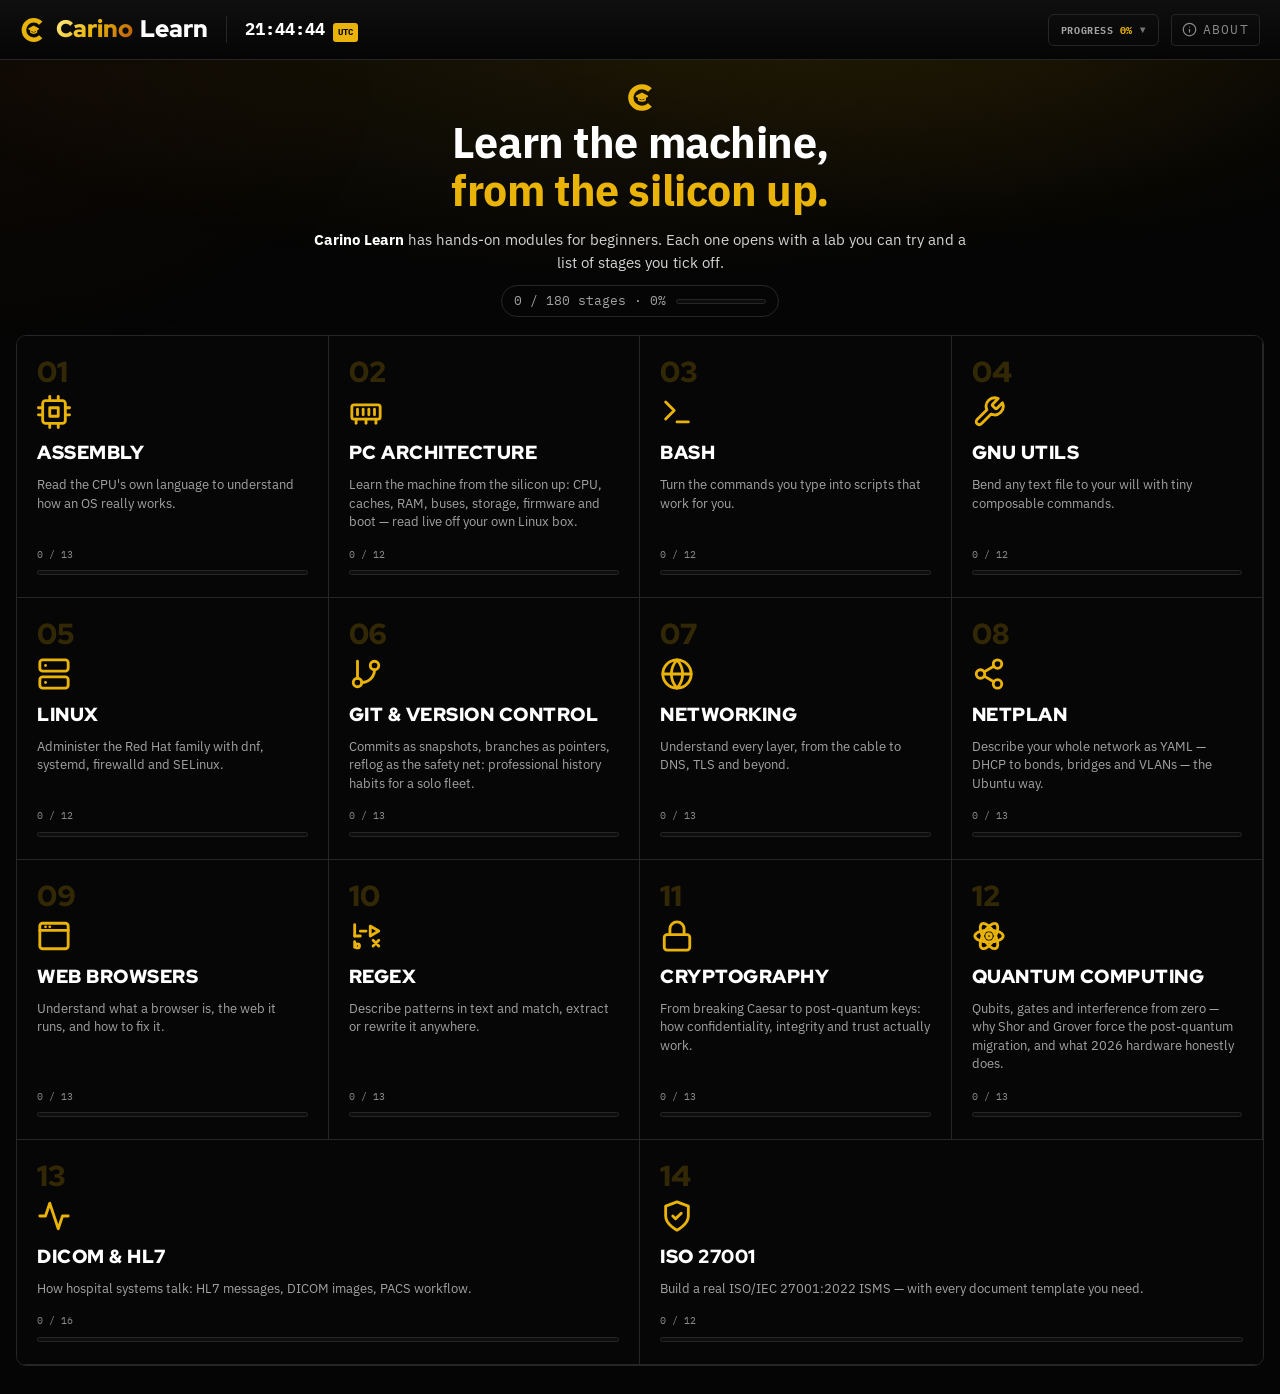
<file: index.html>
<!DOCTYPE html>
<html lang="en">
<head>
  <meta charset="UTF-8">
  <meta name="viewport" content="width=device-width, initial-scale=1.0">
  <title>Carino Learn — interactive modules: Assembly, PC Architecture, Bash, Linux, Git, Networking, Netplan, Crypto, Quantum, DICOM & HL7, ISO 27001</title>
  <!-- carino:head — generated by Carino-Systems/baseline/apply.py from sites.json; edit there, not here -->
  <meta name="description" content="Carino Learn: hands-on, checkable learning modules with interactive visualizers — x86-64 assembly, PC architecture, Bash, GNU tools, Linux administration, Git &amp; version control, networking, netplan declarative network configuration, web browsers, regex, cryptography, quantum computing, DICOM &amp; HL7 healthcare interoperability, and ISO 27001 compliance.">
  <meta name="carino:line" content="Hands-on lessons on how computers work.">
  <link rel="canonical" href="https://learn.carino.systems/">
  <meta property="og:type" content="website">
  <meta property="og:site_name" content="Carino Systems">
  <meta property="og:title" content="Carino Learn">
  <meta property="og:description" content="Carino Learn: hands-on, checkable learning modules with interactive visualizers — x86-64 assembly, PC architecture, Bash, GNU tools, Linux administration, Git &amp; version control, networking, netplan declarative network configuration, web browsers, regex, cryptography, quantum computing, DICOM &amp; HL7 healthcare interoperability, and ISO 27001 compliance.">
  <meta property="og:url" content="https://learn.carino.systems/">
  <meta property="og:image" content="https://learn.carino.systems/og.jpg">
  <meta property="og:image:width" content="1200">
  <meta property="og:image:height" content="630">
  <meta property="og:image:alt" content="Carino Learn">
  <meta name="twitter:card" content="summary_large_image">
  <link rel="alternate" hreflang="en" href="https://learn.carino.systems/">
  <link rel="alternate" hreflang="es" href="https://learn.carino.systems/?lang=es">
  <link rel="alternate" hreflang="pt-BR" href="https://learn.carino.systems/?lang=pt-BR">
  <link rel="alternate" hreflang="ja" href="https://learn.carino.systems/?lang=ja">
  <link rel="alternate" hreflang="ru" href="https://learn.carino.systems/?lang=ru">
  <link rel="alternate" hreflang="x-default" href="https://learn.carino.systems/">
  <script type="application/json" id="carino-head-i18n">{"es": {"title": "Carino Learn — Aprende ensamblador, Linux, Git, redes y DICOM", "desc": "Módulos prácticos con visualizadores: ensamblador x86-64, PC, Bash, Linux, Git, redes, netplan, regex, criptografía, cuántica, DICOM y HL7, ISO 27001.", "line": "Lecciones prácticas sobre cómo funcionan las computadoras."}, "pt-BR": {"title": "Carino Learn — Aprenda Assembly, Linux, Git, redes, DICOM e HL7", "desc": "Módulos práticos com visualizadores: Assembly x86-64, arquitetura de PC, Bash, Linux, Git, redes, netplan, regex, criptografia, quântica, DICOM, HL7, ISO 27001.", "line": "Lições práticas sobre como os computadores funcionam."}, "ja": {"title": "Carino Learn — Linux・Git・DICOM等を学ぶ", "desc": "実践モジュールと可視化。x86-64アセンブリ、PC構成、Bash、Linux、Git、ネットワーク、netplan、正規表現、暗号、量子、DICOM・HL7、ISO 27001", "line": "コンピューターの仕組みを実践で学ぶ。"}, "ru": {"title": "Carino Learn — ассемблер, Linux, Git, сети, DICOM и HL7", "desc": "Практические модули с визуализаторами: ассемблер x86-64, устройство ПК, Bash, Linux, Git, сети, netplan, regex, криптография, кванты, DICOM и HL7, ISO 27001.", "line": "Практические уроки о том, как работают компьютеры."}}</script>
  <script type="application/ld+json">{"@context": "https://schema.org", "@type": "WebApplication", "name": "Carino Learn", "url": "https://learn.carino.systems/", "description": "Carino Learn: hands-on, checkable learning modules with interactive visualizers — x86-64 assembly, PC architecture, Bash, GNU tools, Linux administration, Git & version control, networking, netplan declarative network configuration, web browsers, regex, cryptography, quantum computing, DICOM & HL7 healthcare interoperability, and ISO 27001 compliance.", "operatingSystem": "Any (runs in a web browser)", "isAccessibleForFree": true, "author": {"@type": "Person", "name": "Miguel Cariño", "url": "https://carino.systems/"}}</script>
  <!-- /carino:head -->
  <link rel="icon" href="logo.webp" type="image/webp">
  <!-- Theme before first paint, so neither theme flashes the other:
       ?theme=gold|color (review links; not stored) > carino-theme cookie
       (shared across *.carino.systems) > localStorage > Gold & Black. -->
  <meta name="theme-color" content="#050505" id="carinoThemeColor">
  <script>
  (function () {
    var d = document.documentElement, t = null;
    function pick(v) { return v === 'gold' ? 'gold' : (v === 'color' || v === 'colour') ? 'color' : null; }
    try { t = pick(new URLSearchParams(location.search).get('theme')); } catch (e) {}
    if (!t) { try { var m = document.cookie.match(/(?:^|;\s*)carino-theme=([^;]*)/); if (m) t = pick(decodeURIComponent(m[1])); } catch (e) {} }
    if (!t) { try { t = pick(localStorage.getItem('carino-theme')); } catch (e) {} }
    t = t || 'gold';
    d.setAttribute('data-carino-theme', t);
    var dark = d.getAttribute('data-theme') !== 'light' && window.matchMedia && matchMedia('(prefers-color-scheme: dark)').matches;
    var meta = document.getElementById('carinoThemeColor');
    if (meta) meta.content = t === 'gold' ? '#050505' : (dark ? '#0e1420' : '#eef3fc');
  })();
  </script>
  <link rel="stylesheet" href="fonts/carino-fonts.css">
  <link rel="stylesheet" href="carino-ui.css">
  <link href="css/styles.css" rel="stylesheet">
  <!-- Colourful theme + the switch; nothing applies until data-carino-theme="color". -->
  <link rel="stylesheet" href="carino-theme.css">
  <style>
    /* the hero mark in both colourings; the theme picks one */
    .mark.mk-color, :root[data-carino-theme="color"] .mark.mk-gold { display: none; }
    :root[data-carino-theme="color"] .mark.mk-color { display: block; }
    /* Colourful: carino-theme.css remaps the tokens, so everything that reads
       one follows; these are css/styles.css's values written for black. */
    :root[data-carino-theme="color"] {
      --bg-header: var(--bg-card); --bg-code: var(--ct-term-bg); --border-soft: var(--border); --live: var(--err);
      --t-ins: var(--ct-amber); --t-reg: var(--ct-blue); --t-num: var(--ct-purple);
      --t-str: var(--ct-green); --t-com: var(--text-muted); --t-dir: var(--ct-red); --t-lbl: var(--warn);
    }
    @media (prefers-color-scheme: dark) {
      :root[data-carino-theme="color"]:not([data-theme="light"]) { --bg-code: var(--bg-elev); }
    }
    :root[data-carino-theme="color"] body::before { background: var(--stage-grad); }
    :root[data-carino-theme="color"] pre.code code, :root[data-carino-theme="color"] .asm-line code, :root[data-carino-theme="color"] .gnu-cmdline code { color: var(--text); }
    :root[data-carino-theme="color"] .bash-label { fill: var(--text); }
    :root[data-carino-theme="color"] .panel.nt { background: var(--accent-faint); }
    :root[data-carino-theme="color"] .panel.nt .panel-body { color: var(--text-sec); }
    :root[data-carino-theme="color"] .stage:hover .stage-body { border-color: var(--accent-dim); }
    :root[data-carino-theme="color"] .jump-item.done .jn-num, :root[data-carino-theme="color"] .is-done .stage-num, :root[data-carino-theme="color"] .viz-btn.primary, :root[data-carino-theme="color"] .lnx-bit.on,
    :root[data-carino-theme="color"] .br-phase.cur, :root[data-carino-theme="color"] .br-r-btn, :root[data-carino-theme="color"] .tpl-count, :root[data-carino-theme="color"] .tier-mandatory { color: var(--ct-on-accent); }
    :root[data-carino-theme="color"] .is-done .stage-num, :root[data-carino-theme="color"] .lnx-bit.on { box-shadow: var(--ct-shadow-1); }
    :root[data-carino-theme="color"] .bash-fd.fd2, :root[data-carino-theme="color"] .port.p2, :root[data-carino-theme="color"] .dot.d2 { fill: var(--err); }
    :root[data-carino-theme="color"] .wire.w2 { stroke: var(--err); }
    :root[data-carino-theme="color"] .ln-err, :root[data-carino-theme="color"] .sd-red, :root[data-carino-theme="color"] .dcm-row.phi .dcm-val, :root[data-carino-theme="color"] .ec-node.fail span { color: var(--err); }
    :root[data-carino-theme="color"] .viz-btn.bad, :root[data-carino-theme="color"] .pacs-line.err pre { border-color: var(--ct-err-line); color: var(--ct-err-fg); background: var(--ct-err-bg); }
    :root[data-carino-theme="color"] .net-layer-f code { background: var(--ct-inline-code); }
    :root[data-carino-theme="color"] .net-layer.hot { box-shadow: 0 0 0 1px currentColor, var(--ct-shadow-2); }
    :root[data-carino-theme="color"] .l-eth  { border-color: var(--ct-amber); }  :root[data-carino-theme="color"] .l-eth  > .net-layer-h { color: var(--ct-amber); }
    :root[data-carino-theme="color"] .l-ip   { border-color: var(--ct-blue); }   :root[data-carino-theme="color"] .l-ip   > .net-layer-h { color: var(--ct-blue); }
    :root[data-carino-theme="color"] .l-tcp  { border-color: var(--ct-teal); }   :root[data-carino-theme="color"] .l-tcp  > .net-layer-h { color: var(--ct-teal); }
    :root[data-carino-theme="color"] .l-http { border-color: var(--ct-green); }  :root[data-carino-theme="color"] .l-http > .net-layer-h { color: var(--ct-green); }
    :root[data-carino-theme="color"] .rx-text mark.rx-m0 { background: var(--accent-glow); color: var(--text); outline-color: var(--accent-dim); }
    :root[data-carino-theme="color"] .rx-text mark.rx-m1 { background: color-mix(in srgb, var(--ct-teal) 18%, transparent); color: var(--text); outline-color: var(--ct-teal); }
    :root[data-carino-theme="color"] .iso-phase-k.plan { color: var(--ct-amber); } :root[data-carino-theme="color"] .iso-phase-k.do { color: var(--ct-blue); }
    :root[data-carino-theme="color"] .iso-phase-k.check { color: var(--ct-green); } :root[data-carino-theme="color"] .iso-phase-k.act { color: var(--ct-red); }
    :root[data-carino-theme="color"] .tier-recommended { color: var(--ct-on-tonal); background: var(--ct-tonal); border-color: transparent; }
    :root[data-carino-theme="color"] .sub-bit.host { background: var(--ct-hover); }
  </style>
</head>
<body class="state-overview">
<!-- Key words: the navbar shows them, translated, under its Language tab. -->
<ul data-carino-words hidden>
  <li>Modules</li>
  <li>This module</li>
  <li>All stages</li>
  <li>Progress</li>
  <li>Export progress</li>
</ul>


  <!-- Navbar controls: carino-navbar.js moves this node into the bar. -->
  <div data-carino-actions>
    <div class="cs-menu" data-priority="1">
      <button type="button" class="cs-btn" id="progBtn" aria-haspopup="true" aria-expanded="false"><span data-i18n>Progress</span> <span id="progPct">0%</span> <span class="cs-caret">▾</span></button>
      <div class="cs-menu-panel" role="menu" hidden>
        <div class="prog-rows">
          <div class="diag-row" id="rowModule" hidden><span class="diag-lbl" id="rowModuleName" data-i18n>This module</span><span class="diag-val" id="diagDone">0 / 0</span></div>
          <div class="diag-row"><span class="diag-lbl" data-i18n>All stages</span><span class="diag-val" id="diagAllDone">0 / 0</span></div>
          <div class="diag-row"><span class="diag-lbl" data-i18n>Modules</span><span class="diag-val" id="diagCourses">0</span></div>
          <div class="diag-row"><span class="diag-lbl" data-i18n>Saved</span><span class="diag-val" data-i18n>in this browser</span></div>
        </div>
        <div class="cs-menu-div"></div>
        <button type="button" class="cs-menu-item" role="menuitem" id="exportBtn"><span data-i18n>Export progress</span> <span class="cs-menu-note">JSON</span></button>
        <button type="button" class="cs-menu-item" role="menuitem" id="importBtn"><span data-i18n>Import progress</span> <span class="cs-menu-note">JSON</span></button>
        <div class="cs-menu-div"></div>
        <button type="button" class="cs-menu-item danger" role="menuitem" id="resetBtn" data-i18n>Reset progress</button>
      </div>
    </div>
    <input type="file" id="importFile" accept="application/json,.json" hidden>
  </div>

  <!-- ============================ Overview hero ============================ -->
  <header class="landing-hero overview-head">
    <div class="lh-wrap">
      <div class="lh-mark" aria-hidden="true">
        <img class="mark mk-gold" src="logo.svg" alt="" width="100" height="100">
        <img class="mark mk-color" src="logo-color.svg" alt="" width="100" height="100">
      </div>
      <h1><span data-i18n>Learn the machine,</span><br><span class="gold" data-i18n>from the silicon up.</span></h1>
      <p class="lh-lede"><strong>Carino Learn</strong> <span data-i18n>has hands-on modules for beginners. Each one opens with a lab you can try and a list of stages you tick off.</span></p>
      <div class="overview-progress">
        <span class="progress-pill" id="overviewPill"><span id="overviewProg">0 / 0 stages · 0%</span><span class="progress"><span id="overviewFill" style="width:0%"></span></span></span>
      </div>
    </div>
  </header>

  <!-- ============================ Module grid ============================ -->
  <nav class="slice-menu grid" id="sliceMenu" aria-label="Modules" data-i18n-aria></nav>

  <div class="page-alerts" id="pageAlerts"></div>

  <!-- ============================ Selected module renders here ============================ -->
  <main id="courseHost" class="course-host"></main>

  <div data-carino-about hidden>
    <p data-i18n>Progress is saved in this browser only. No account, nothing sent anywhere.</p>
  </div>

  <!-- Reset confirmation (Branding modal; toggled with [hidden]) -->
  <div class="modal-scrim" id="resetModal" hidden>
    <div class="modal" role="dialog" aria-modal="true" aria-labelledby="resetTitle">
      <div class="modal-head">
        <div><div class="modal-title" id="resetTitle" data-i18n>Reset progress</div><div class="modal-sub" id="resetSub"></div></div>
        <button type="button" class="modal-x" id="resetX" aria-label="Close" data-i18n-aria>✕</button>
      </div>
      <div class="modal-body" id="resetBody"></div>
      <div class="modal-foot">
        <button type="button" class="btn btn-ghost" id="resetCancel" data-i18n>Cancel</button>
        <button type="button" class="btn btn-primary" id="resetOk" data-i18n>Reset</button>
      </div>
    </div>
  </div>

  <!-- courses register themselves into window.COURSES -->
  <script src="carino-navbar.js" data-app="Learn" data-repo="Learn" data-license="AGPL-3.0" defer></script>
  <script src="carino-theme.js" data-mark="logo.svg" data-mark-color="logo-color.svg" defer></script>
  <script src="carino-lang.js" defer></script>
  <script src="i18n.js" defer></script>
  <script src="carino-ui.js" defer></script>
  <script src="js/courses/assembly.js"></script>
  <script src="js/courses/pcarch.js"></script>
  <script src="js/courses/bash.js"></script>
  <script src="js/courses/gnu.js"></script>
  <script src="js/courses/linux.js"></script>
  <script src="js/courses/git.js"></script>
  <script src="js/courses/networking.js"></script>
  <script src="js/courses/netplan.js"></script>
  <script src="js/courses/browser.js"></script>
  <script src="js/courses/regex.js"></script>
  <script src="js/courses/crypto.js"></script>
  <script src="js/courses/quantum.js"></script>
  <script src="js/courses/dicom.js"></script>
  <script src="js/courses/iso27001-data.js"></script>
  <script src="js/courses/iso27001.js"></script>
  <script src="js/viz.js"></script>
  <script src="js/labs.js"></script>
  <script src="js/app.js"></script>
</body>
</html>
</file>
<file: fonts/carino-fonts.css>
/* Carino brand fonts — self-hosted (IBM Plex Mono/Sans + Red Hat Display), latin + latin-ext + cyrillic.
   Generated from upstream OFL sources; replaces the Google Fonts <link>.
   Licences and required copyright notices: ./OFL.txt (SIL OFL 1.1). */
/* latin-ext */
@font-face {
  font-family: 'IBM Plex Mono';
  font-style: normal;
  font-weight: 400;
  font-display: swap;
  src: url(./IBMPlexMono-400-latin-ext.woff2) format('woff2');
  unicode-range: U+0100-02BA, U+02BD-02C5, U+02C7-02CC, U+02CE-02D7, U+02DD-02FF, U+0304, U+0308, U+0329, U+1D00-1DBF, U+1E00-1E9F, U+1EF2-1EFF, U+2020, U+20A0-20AB, U+20AD-20C0, U+2113, U+2C60-2C7F, U+A720-A7FF;
}
/* latin */
@font-face {
  font-family: 'IBM Plex Mono';
  font-style: normal;
  font-weight: 400;
  font-display: swap;
  src: url(./IBMPlexMono-400-latin.woff2) format('woff2');
  unicode-range: U+0000-00FF, U+0131, U+0152-0153, U+02BB-02BC, U+02C6, U+02DA, U+02DC, U+0304, U+0308, U+0329, U+2000-206F, U+20AC, U+2122, U+2191, U+2193, U+2212, U+2215, U+FEFF, U+FFFD;
}
/* latin-ext */
@font-face {
  font-family: 'IBM Plex Mono';
  font-style: normal;
  font-weight: 500;
  font-display: swap;
  src: url(./IBMPlexMono-500-latin-ext.woff2) format('woff2');
  unicode-range: U+0100-02BA, U+02BD-02C5, U+02C7-02CC, U+02CE-02D7, U+02DD-02FF, U+0304, U+0308, U+0329, U+1D00-1DBF, U+1E00-1E9F, U+1EF2-1EFF, U+2020, U+20A0-20AB, U+20AD-20C0, U+2113, U+2C60-2C7F, U+A720-A7FF;
}
/* latin */
@font-face {
  font-family: 'IBM Plex Mono';
  font-style: normal;
  font-weight: 500;
  font-display: swap;
  src: url(./IBMPlexMono-500-latin.woff2) format('woff2');
  unicode-range: U+0000-00FF, U+0131, U+0152-0153, U+02BB-02BC, U+02C6, U+02DA, U+02DC, U+0304, U+0308, U+0329, U+2000-206F, U+20AC, U+2122, U+2191, U+2193, U+2212, U+2215, U+FEFF, U+FFFD;
}
/* latin-ext */
@font-face {
  font-family: 'IBM Plex Mono';
  font-style: normal;
  font-weight: 600;
  font-display: swap;
  src: url(./IBMPlexMono-600-latin-ext.woff2) format('woff2');
  unicode-range: U+0100-02BA, U+02BD-02C5, U+02C7-02CC, U+02CE-02D7, U+02DD-02FF, U+0304, U+0308, U+0329, U+1D00-1DBF, U+1E00-1E9F, U+1EF2-1EFF, U+2020, U+20A0-20AB, U+20AD-20C0, U+2113, U+2C60-2C7F, U+A720-A7FF;
}
/* latin */
@font-face {
  font-family: 'IBM Plex Mono';
  font-style: normal;
  font-weight: 600;
  font-display: swap;
  src: url(./IBMPlexMono-600-latin.woff2) format('woff2');
  unicode-range: U+0000-00FF, U+0131, U+0152-0153, U+02BB-02BC, U+02C6, U+02DA, U+02DC, U+0304, U+0308, U+0329, U+2000-206F, U+20AC, U+2122, U+2191, U+2193, U+2212, U+2215, U+FEFF, U+FFFD;
}
/* latin-ext */
@font-face {
  font-family: 'IBM Plex Mono';
  font-style: normal;
  font-weight: 700;
  font-display: swap;
  src: url(./IBMPlexMono-700-latin-ext.woff2) format('woff2');
  unicode-range: U+0100-02BA, U+02BD-02C5, U+02C7-02CC, U+02CE-02D7, U+02DD-02FF, U+0304, U+0308, U+0329, U+1D00-1DBF, U+1E00-1E9F, U+1EF2-1EFF, U+2020, U+20A0-20AB, U+20AD-20C0, U+2113, U+2C60-2C7F, U+A720-A7FF;
}
/* latin */
@font-face {
  font-family: 'IBM Plex Mono';
  font-style: normal;
  font-weight: 700;
  font-display: swap;
  src: url(./IBMPlexMono-700-latin.woff2) format('woff2');
  unicode-range: U+0000-00FF, U+0131, U+0152-0153, U+02BB-02BC, U+02C6, U+02DA, U+02DC, U+0304, U+0308, U+0329, U+2000-206F, U+20AC, U+2122, U+2191, U+2193, U+2212, U+2215, U+FEFF, U+FFFD;
}
/* latin-ext */
@font-face {
  font-family: 'IBM Plex Sans';
  font-style: normal;
  font-weight: 300;
  font-stretch: 100%;
  font-display: swap;
  src: url(./IBMPlexSans-300-latin-ext.woff2) format('woff2');
  unicode-range: U+0100-02BA, U+02BD-02C5, U+02C7-02CC, U+02CE-02D7, U+02DD-02FF, U+0304, U+0308, U+0329, U+1D00-1DBF, U+1E00-1E9F, U+1EF2-1EFF, U+2020, U+20A0-20AB, U+20AD-20C0, U+2113, U+2C60-2C7F, U+A720-A7FF;
}
/* latin */
@font-face {
  font-family: 'IBM Plex Sans';
  font-style: normal;
  font-weight: 300;
  font-stretch: 100%;
  font-display: swap;
  src: url(./IBMPlexSans-300-latin.woff2) format('woff2');
  unicode-range: U+0000-00FF, U+0131, U+0152-0153, U+02BB-02BC, U+02C6, U+02DA, U+02DC, U+0304, U+0308, U+0329, U+2000-206F, U+20AC, U+2122, U+2191, U+2193, U+2212, U+2215, U+FEFF, U+FFFD;
}
/* latin-ext */
@font-face {
  font-family: 'IBM Plex Sans';
  font-style: normal;
  font-weight: 400;
  font-stretch: 100%;
  font-display: swap;
  src: url(./IBMPlexSans-400-latin-ext.woff2) format('woff2');
  unicode-range: U+0100-02BA, U+02BD-02C5, U+02C7-02CC, U+02CE-02D7, U+02DD-02FF, U+0304, U+0308, U+0329, U+1D00-1DBF, U+1E00-1E9F, U+1EF2-1EFF, U+2020, U+20A0-20AB, U+20AD-20C0, U+2113, U+2C60-2C7F, U+A720-A7FF;
}
/* latin */
@font-face {
  font-family: 'IBM Plex Sans';
  font-style: normal;
  font-weight: 400;
  font-stretch: 100%;
  font-display: swap;
  src: url(./IBMPlexSans-400-latin.woff2) format('woff2');
  unicode-range: U+0000-00FF, U+0131, U+0152-0153, U+02BB-02BC, U+02C6, U+02DA, U+02DC, U+0304, U+0308, U+0329, U+2000-206F, U+20AC, U+2122, U+2191, U+2193, U+2212, U+2215, U+FEFF, U+FFFD;
}
/* latin-ext */
@font-face {
  font-family: 'IBM Plex Sans';
  font-style: normal;
  font-weight: 500;
  font-stretch: 100%;
  font-display: swap;
  src: url(./IBMPlexSans-500-latin-ext.woff2) format('woff2');
  unicode-range: U+0100-02BA, U+02BD-02C5, U+02C7-02CC, U+02CE-02D7, U+02DD-02FF, U+0304, U+0308, U+0329, U+1D00-1DBF, U+1E00-1E9F, U+1EF2-1EFF, U+2020, U+20A0-20AB, U+20AD-20C0, U+2113, U+2C60-2C7F, U+A720-A7FF;
}
/* latin */
@font-face {
  font-family: 'IBM Plex Sans';
  font-style: normal;
  font-weight: 500;
  font-stretch: 100%;
  font-display: swap;
  src: url(./IBMPlexSans-500-latin.woff2) format('woff2');
  unicode-range: U+0000-00FF, U+0131, U+0152-0153, U+02BB-02BC, U+02C6, U+02DA, U+02DC, U+0304, U+0308, U+0329, U+2000-206F, U+20AC, U+2122, U+2191, U+2193, U+2212, U+2215, U+FEFF, U+FFFD;
}
/* latin-ext */
@font-face {
  font-family: 'IBM Plex Sans';
  font-style: normal;
  font-weight: 600;
  font-stretch: 100%;
  font-display: swap;
  src: url(./IBMPlexSans-600-latin-ext.woff2) format('woff2');
  unicode-range: U+0100-02BA, U+02BD-02C5, U+02C7-02CC, U+02CE-02D7, U+02DD-02FF, U+0304, U+0308, U+0329, U+1D00-1DBF, U+1E00-1E9F, U+1EF2-1EFF, U+2020, U+20A0-20AB, U+20AD-20C0, U+2113, U+2C60-2C7F, U+A720-A7FF;
}
/* latin */
@font-face {
  font-family: 'IBM Plex Sans';
  font-style: normal;
  font-weight: 600;
  font-stretch: 100%;
  font-display: swap;
  src: url(./IBMPlexSans-600-latin.woff2) format('woff2');
  unicode-range: U+0000-00FF, U+0131, U+0152-0153, U+02BB-02BC, U+02C6, U+02DA, U+02DC, U+0304, U+0308, U+0329, U+2000-206F, U+20AC, U+2122, U+2191, U+2193, U+2212, U+2215, U+FEFF, U+FFFD;
}
/* latin-ext */
@font-face {
  font-family: 'IBM Plex Sans';
  font-style: normal;
  font-weight: 700;
  font-stretch: 100%;
  font-display: swap;
  src: url(./IBMPlexSans-700-latin-ext.woff2) format('woff2');
  unicode-range: U+0100-02BA, U+02BD-02C5, U+02C7-02CC, U+02CE-02D7, U+02DD-02FF, U+0304, U+0308, U+0329, U+1D00-1DBF, U+1E00-1E9F, U+1EF2-1EFF, U+2020, U+20A0-20AB, U+20AD-20C0, U+2113, U+2C60-2C7F, U+A720-A7FF;
}
/* latin */
@font-face {
  font-family: 'IBM Plex Sans';
  font-style: normal;
  font-weight: 700;
  font-stretch: 100%;
  font-display: swap;
  src: url(./IBMPlexSans-700-latin.woff2) format('woff2');
  unicode-range: U+0000-00FF, U+0131, U+0152-0153, U+02BB-02BC, U+02C6, U+02DA, U+02DC, U+0304, U+0308, U+0329, U+2000-206F, U+20AC, U+2122, U+2191, U+2193, U+2212, U+2215, U+FEFF, U+FFFD;
}
/* latin-ext */
@font-face {
  font-family: 'Red Hat Display';
  font-style: normal;
  font-weight: 400;
  font-display: swap;
  src: url(./RedHatDisplay-400-latin-ext.woff2) format('woff2');
  unicode-range: U+0100-02BA, U+02BD-02C5, U+02C7-02CC, U+02CE-02D7, U+02DD-02FF, U+0304, U+0308, U+0329, U+1D00-1DBF, U+1E00-1E9F, U+1EF2-1EFF, U+2020, U+20A0-20AB, U+20AD-20C0, U+2113, U+2C60-2C7F, U+A720-A7FF;
}
/* latin */
@font-face {
  font-family: 'Red Hat Display';
  font-style: normal;
  font-weight: 400;
  font-display: swap;
  src: url(./RedHatDisplay-400-latin.woff2) format('woff2');
  unicode-range: U+0000-00FF, U+0131, U+0152-0153, U+02BB-02BC, U+02C6, U+02DA, U+02DC, U+0304, U+0308, U+0329, U+2000-206F, U+20AC, U+2122, U+2191, U+2193, U+2212, U+2215, U+FEFF, U+FFFD;
}
/* latin-ext */
@font-face {
  font-family: 'Red Hat Display';
  font-style: normal;
  font-weight: 500;
  font-display: swap;
  src: url(./RedHatDisplay-500-latin-ext.woff2) format('woff2');
  unicode-range: U+0100-02BA, U+02BD-02C5, U+02C7-02CC, U+02CE-02D7, U+02DD-02FF, U+0304, U+0308, U+0329, U+1D00-1DBF, U+1E00-1E9F, U+1EF2-1EFF, U+2020, U+20A0-20AB, U+20AD-20C0, U+2113, U+2C60-2C7F, U+A720-A7FF;
}
/* latin */
@font-face {
  font-family: 'Red Hat Display';
  font-style: normal;
  font-weight: 500;
  font-display: swap;
  src: url(./RedHatDisplay-500-latin.woff2) format('woff2');
  unicode-range: U+0000-00FF, U+0131, U+0152-0153, U+02BB-02BC, U+02C6, U+02DA, U+02DC, U+0304, U+0308, U+0329, U+2000-206F, U+20AC, U+2122, U+2191, U+2193, U+2212, U+2215, U+FEFF, U+FFFD;
}
/* latin-ext */
@font-face {
  font-family: 'Red Hat Display';
  font-style: normal;
  font-weight: 700;
  font-display: swap;
  src: url(./RedHatDisplay-700-latin-ext.woff2) format('woff2');
  unicode-range: U+0100-02BA, U+02BD-02C5, U+02C7-02CC, U+02CE-02D7, U+02DD-02FF, U+0304, U+0308, U+0329, U+1D00-1DBF, U+1E00-1E9F, U+1EF2-1EFF, U+2020, U+20A0-20AB, U+20AD-20C0, U+2113, U+2C60-2C7F, U+A720-A7FF;
}
/* latin */
@font-face {
  font-family: 'Red Hat Display';
  font-style: normal;
  font-weight: 700;
  font-display: swap;
  src: url(./RedHatDisplay-700-latin.woff2) format('woff2');
  unicode-range: U+0000-00FF, U+0131, U+0152-0153, U+02BB-02BC, U+02C6, U+02DA, U+02DC, U+0304, U+0308, U+0329, U+2000-206F, U+20AC, U+2122, U+2191, U+2193, U+2212, U+2215, U+FEFF, U+FFFD;
}
/* latin-ext */
@font-face {
  font-family: 'Red Hat Display';
  font-style: normal;
  font-weight: 800;
  font-display: swap;
  src: url(./RedHatDisplay-800-latin-ext.woff2) format('woff2');
  unicode-range: U+0100-02BA, U+02BD-02C5, U+02C7-02CC, U+02CE-02D7, U+02DD-02FF, U+0304, U+0308, U+0329, U+1D00-1DBF, U+1E00-1E9F, U+1EF2-1EFF, U+2020, U+20A0-20AB, U+20AD-20C0, U+2113, U+2C60-2C7F, U+A720-A7FF;
}
/* latin */
@font-face {
  font-family: 'Red Hat Display';
  font-style: normal;
  font-weight: 800;
  font-display: swap;
  src: url(./RedHatDisplay-800-latin.woff2) format('woff2');
  unicode-range: U+0000-00FF, U+0131, U+0152-0153, U+02BB-02BC, U+02C6, U+02DA, U+02DC, U+0304, U+0308, U+0329, U+2000-206F, U+20AC, U+2122, U+2191, U+2193, U+2212, U+2215, U+FEFF, U+FFFD;
}
/* latin-ext */
@font-face {
  font-family: 'Red Hat Display';
  font-style: normal;
  font-weight: 900;
  font-display: swap;
  src: url(./RedHatDisplay-900-latin-ext.woff2) format('woff2');
  unicode-range: U+0100-02BA, U+02BD-02C5, U+02C7-02CC, U+02CE-02D7, U+02DD-02FF, U+0304, U+0308, U+0329, U+1D00-1DBF, U+1E00-1E9F, U+1EF2-1EFF, U+2020, U+20A0-20AB, U+20AD-20C0, U+2113, U+2C60-2C7F, U+A720-A7FF;
}
/* latin */
@font-face {
  font-family: 'Red Hat Display';
  font-style: normal;
  font-weight: 900;
  font-display: swap;
  src: url(./RedHatDisplay-900-latin.woff2) format('woff2');
  unicode-range: U+0000-00FF, U+0131, U+0152-0153, U+02BB-02BC, U+02C6, U+02DA, U+02DC, U+0304, U+0308, U+0329, U+2000-206F, U+20AC, U+2122, U+2191, U+2193, U+2212, U+2215, U+FEFF, U+FFFD;
}

/* ---------------------------------------------------------------
   Cyrillic (Russian). Gated by unicode-range, so visitors reading
   any other language never download these files.
   Declared per weight rather than as one variable-weight range:
   when a family also has discrete-weight latin faces, browsers
   match a discrete face first and skip a range face entirely.
   Red Hat Display/Text have no Cyrillic glyphs upstream, so Russian
   headings fall through the existing stack to IBM Plex Sans.
   --------------------------------------------------------------- */
/* cyrillic */
@font-face {
  font-family: 'IBM Plex Mono';
  font-style: normal;
  font-weight: 400;
  font-display: swap;
  src: url(./IBMPlexMono-400-cyrillic.woff2) format('woff2');
  unicode-range: U+0301, U+0400-045F, U+0490-0491, U+04B0-04B1, U+2116;
}

/* cyrillic */
@font-face {
  font-family: 'IBM Plex Mono';
  font-style: normal;
  font-weight: 500;
  font-display: swap;
  src: url(./IBMPlexMono-500-cyrillic.woff2) format('woff2');
  unicode-range: U+0301, U+0400-045F, U+0490-0491, U+04B0-04B1, U+2116;
}

/* cyrillic */
@font-face {
  font-family: 'IBM Plex Mono';
  font-style: normal;
  font-weight: 600;
  font-display: swap;
  src: url(./IBMPlexMono-600-cyrillic.woff2) format('woff2');
  unicode-range: U+0301, U+0400-045F, U+0490-0491, U+04B0-04B1, U+2116;
}

/* cyrillic */
@font-face {
  font-family: 'IBM Plex Mono';
  font-style: normal;
  font-weight: 700;
  font-display: swap;
  src: url(./IBMPlexMono-700-cyrillic.woff2) format('woff2');
  unicode-range: U+0301, U+0400-045F, U+0490-0491, U+04B0-04B1, U+2116;
}

/* cyrillic */
@font-face {
  font-family: 'IBM Plex Sans';
  font-style: normal;
  font-weight: 300;
  font-stretch: 100%;
  font-display: swap;
  src: url(./IBMPlexSans-cyrillic.woff2) format('woff2');
  unicode-range: U+0301, U+0400-045F, U+0490-0491, U+04B0-04B1, U+2116;
}

/* cyrillic */
@font-face {
  font-family: 'IBM Plex Sans';
  font-style: normal;
  font-weight: 400;
  font-stretch: 100%;
  font-display: swap;
  src: url(./IBMPlexSans-cyrillic.woff2) format('woff2');
  unicode-range: U+0301, U+0400-045F, U+0490-0491, U+04B0-04B1, U+2116;
}

/* cyrillic */
@font-face {
  font-family: 'IBM Plex Sans';
  font-style: normal;
  font-weight: 500;
  font-stretch: 100%;
  font-display: swap;
  src: url(./IBMPlexSans-cyrillic.woff2) format('woff2');
  unicode-range: U+0301, U+0400-045F, U+0490-0491, U+04B0-04B1, U+2116;
}

/* cyrillic */
@font-face {
  font-family: 'IBM Plex Sans';
  font-style: normal;
  font-weight: 600;
  font-stretch: 100%;
  font-display: swap;
  src: url(./IBMPlexSans-cyrillic.woff2) format('woff2');
  unicode-range: U+0301, U+0400-045F, U+0490-0491, U+04B0-04B1, U+2116;
}

/* cyrillic */
@font-face {
  font-family: 'IBM Plex Sans';
  font-style: normal;
  font-weight: 700;
  font-stretch: 100%;
  font-display: swap;
  src: url(./IBMPlexSans-cyrillic.woff2) format('woff2');
  unicode-range: U+0301, U+0400-045F, U+0490-0491, U+04B0-04B1, U+2116;
}
</file>
<file: carino-ui.css>
/* ============================================================
   carino-ui.css — the shared Carino UI: design tokens, base and every
   production component. Canonical copy: Branding/carino-ui.css.
   Carino-Systems/propagate.sh copies it byte-for-byte into each site, the
   same way it copies carino-navbar.js; a site opts in by linking it BEFORE
   its own stylesheet. Sites may add new tokens (--kind-*, --cat-*) but never
   redefine one declared here. Documented at https://branding.carino.systems/
   ============================================================ */
    /* ============================================================
       Carino Branding — the canonical design tokens & components.
       This file IS the reference: view-source, or use the per-section
       Copy buttons to lift a snippet into another project.
       Hosted at branding.carino.systems. Tokens mirror
       Carino-Systems/index.html :root.
       ============================================================ */
    :root {
      --bg:            #050505;   /* near-black page background        */
      --bg-elev:       #0d0d0d;   /* elevated surface (inputs, code)   */
      --bg-card:       #0b0b0b;   /* card / panel background           */
      --accent:        #eab308;   /* Sharp Gold — the one accent       */
      --accent-faint:  rgba(234,179,8,0.05);
      --accent-glow:   rgba(234,179,8,0.15);
      --accent-dim:    rgba(234,179,8,0.30);
      --border:        #262626;   /* hairline borders                  */
      --border-hv:     #eab308;   /* border on hover/focus             */
      --text:          #ffffff;   /* primary text                      */
      --text-sec:      #a3a3a3;   /* secondary text                    */
      --text-muted:    #8a8a8a;   /* muted / labels                    */
      --ok:            #22c55e;
      --warn:          #eab308;
      --err:           #ef4444;
      --info:          #38bdf8;   /* informational; the fourth toast state, previously a magic number */
      --stage-grad:    radial-gradient(1200px 520px at 50% -12%, rgba(234,179,8,0.08) 0%, transparent 60%), linear-gradient(180deg,#0b0b0b 0%,#050505 100%);
      --gold-text:     linear-gradient(130deg,#fef08a 0%,#eab308 50%,#b45309 100%);
      --sans: 'IBM Plex Sans', system-ui, -apple-system, sans-serif;
      --mono: 'IBM Plex Mono', ui-monospace, SFMono-Regular, Menlo, monospace;
      --display: 'Red Hat Display', var(--sans);
      --radius: 10px;
      --nav-h: 60px;     /* carino-navbar.js height; it stays on screen, so stick things under it */
      /* Breakpoints (media queries cannot read a token, so these are the rule):
         900px and below, a workspace settings rail becomes a drawer;
         640px and below, the phone layout. Nothing else. */

      /* ---- type scale ----------------------------------------------
         Thirteen named steps and nothing in between: size text with a
         token, never a raw value. --fs-micro is the legibility floor —
         no UI text below it, ever. Display sizes are fluid (clamp), so
         heroes never overflow a laptop. Body base stays 15–16px.
         (Decorative glyphs — watermark numerals, emoji, SVG-canvas
         labels — may size freely; the scale governs readable text.)
         px equivalents assume the 16px root. */
      --fs-micro:   0.6rem;    /*  9.6px  tiny tags, fine print, table meta   */
      --fs-label:   0.65rem;   /* 10.4px  mono uppercase labels, chips        */
      --fs-btn:     0.7rem;    /* 11.2px  buttons, tabs, kickers, nav         */
      --fs-sm:      0.8rem;    /* 12.8px  dense UI text, tables, alerts, code */
      --fs-mono:    0.85rem;   /* 13.6px  mono data, ledes in mono            */
      --fs-sec:     0.9rem;    /* 14.4px  secondary prose                     */
      --fs-body:    1rem;      /* 16px    primary reading text                */
      --fs-lg:      1.05rem;   /* 16.8px  emphasised body, card titles        */
      --fs-h3:      1.2rem;    /* 19.2px  card / panel headings               */
      --fs-h2:      1.5rem;    /* 24px    section headings                    */
      --fs-h1:      1.9rem;    /* 30.4px  page headings                       */
      --fs-display: 2.4rem;    /* 38.4px  display text, the wordmark          */
      --fs-hero:    clamp(2.6rem, 7vw, 4.6rem);  /* landing hero — always fluid */
    }

    * { box-sizing: border-box; }

    /* Slim scrollbars in every engine — the cross-browser recipe projects copy.
       ::-webkit-scrollbar covers Chromium + WebKit; Firefox has no pseudo-element,
       only these two inherited properties, so setting them on :root cascades to
       every scroll container. Keep both — neither engine reads the other's. */
    :root { scrollbar-width: thin; scrollbar-color: #3a3a3a transparent; }
    ::-webkit-scrollbar { width: 8px; height: 8px; }
    ::-webkit-scrollbar-track { background: transparent; }
    ::-webkit-scrollbar-thumb { background: #3a3a3a; border-radius: 6px; }
    ::-webkit-scrollbar-thumb:hover { background: var(--accent-dim); }
    body {
      margin: 0; background: var(--bg); color: var(--text);
      font-family: var(--sans); font-size: 15px; line-height: 1.6;
      -webkit-font-smoothing: antialiased;
    }
    a { color: var(--accent); }
    /* Components below set display:flex/grid; the hidden attribute still wins. */
    [hidden] { display: none !important; }
    code, .mono { font-family: var(--mono); }
    /* ============ 3. typography ============ */
    .t-hero { font-family: var(--display); font-weight: 900; font-size: var(--fs-hero); text-transform: uppercase; line-height: 0.95; }
    .t-display { font-family: var(--display); font-weight: 900; font-size: var(--fs-display); text-transform: uppercase; line-height: 1; }
    .t-h1 { font-family: var(--display); font-weight: 900; font-size: var(--fs-h1); text-transform: uppercase; }
    .t-h2 { font-family: var(--display); font-weight: 900; font-size: var(--fs-h2); text-transform: uppercase; }
    .t-h3 { font-family: var(--display); font-weight: 900; font-size: var(--fs-h3); text-transform: uppercase; }
    .t-lg { font-family: var(--sans); font-size: var(--fs-lg); font-weight: 700; color: var(--text); }
    .t-body { font-family: var(--sans); font-size: var(--fs-body); color: var(--text); }
    .t-sec { font-family: var(--sans); font-size: var(--fs-sec); color: var(--text-sec); }
    .t-mono { font-family: var(--mono); font-size: var(--fs-mono); color: var(--text); }
    .t-sm { font-family: var(--sans); font-size: var(--fs-sm); color: var(--text-sec); }
    .t-btn-sample { font-family: var(--mono); font-size: var(--fs-btn); font-weight: 700; text-transform: uppercase; letter-spacing: 0.06em; color: var(--text-sec); }
    .t-label { font-family: var(--mono); font-size: var(--fs-label); text-transform: uppercase; letter-spacing: 0.14em; color: var(--text-muted); }
    .t-micro { font-family: var(--mono); font-size: var(--fs-micro); text-transform: uppercase; letter-spacing: 0.08em; color: var(--text-muted); }
    .wordmark { font-family: var(--display); font-weight: 900; font-size: var(--fs-display); background: var(--gold-text); -webkit-background-clip: text; background-clip: text; -webkit-text-fill-color: transparent; }

    /* ============ 4. buttons ============ */
    .btn {
      display: inline-flex; align-items: center; gap: 8px;
      font-family: var(--mono); font-size: var(--fs-btn); font-weight: 700;
      text-transform: uppercase; letter-spacing: 0.06em;
      padding: 0 16px; height: 38px; border-radius: 6px; cursor: pointer;
      border: 1px solid var(--border); background: transparent; color: var(--text-sec);
      transition: 0.18s; text-decoration: none;
    }
    .btn:hover { border-color: var(--accent); color: var(--accent); background: var(--accent-faint); }
    .btn-primary { background: var(--accent); border-color: var(--accent); color: #050505; }
    .btn-primary:hover { background: #fbbf24; color: #050505; box-shadow: 0 4px 16px var(--accent-glow); }
    .btn-ghost { border-color: transparent; }
    .btn-ghost:hover { border-color: var(--border); background: transparent; color: var(--text); }
    .btn:disabled, .btn.disabled { opacity: 0.35; pointer-events: none; }

    /* toggle / segmented buttons (module & template style) */
    .toggle-btn {
      font-family: var(--mono); font-size: var(--fs-btn); text-transform: uppercase; letter-spacing: 0.05em;
      padding: 8px 14px; border-radius: 4px; cursor: pointer; transition: 0.18s;
      border: 1px solid var(--border); background: transparent; color: var(--text-sec);
    }
    .toggle-btn:hover { border-color: var(--accent); color: var(--accent); background: var(--accent-faint); }
    .toggle-btn.active { background: var(--accent); border-color: var(--accent); color: #050505; font-weight: 700; }

    /* ============ 5. tabs ============ */
    .tabbar { display: flex; gap: 4px; border-bottom: 1px solid var(--border); }
    .tabbtn {
      font-family: var(--mono); font-size: var(--fs-btn); text-transform: uppercase; letter-spacing: 0.06em;
      padding: 10px 16px; cursor: pointer; color: var(--text-sec); background: transparent;
      border: none; border-bottom: 2px solid transparent; margin-bottom: -1px; transition: 0.15s;
    }
    .tabbtn:hover { color: var(--text); }
    .tabbtn.active { color: var(--accent); border-bottom-color: var(--accent); }
    .tabpane { padding: 18px 2px 2px; color: var(--text-sec); font-size: var(--fs-sec); }

    /* ============ 6. forms ============ */
    .field { display: flex; flex-direction: column; gap: 6px; min-width: 220px; }
    .field label { font-family: var(--mono); font-size: var(--fs-micro); text-transform: uppercase; letter-spacing: 0.1em; color: var(--text-muted); }
    .input, .select, .textarea {
      background: var(--bg-elev); border: 1px solid var(--border); border-radius: 6px;
      color: var(--text); font-family: var(--mono); font-size: var(--fs-sm);
      padding: 9px 11px; width: 100%; transition: 0.15s;
    }
    .input:focus, .select:focus, .textarea:focus { outline: none; border-color: var(--accent); box-shadow: 0 0 0 3px var(--accent-faint); }
    .textarea { resize: vertical; min-height: 84px; line-height: 1.5; }
    .select option { background: #111; }
    .check { display: inline-flex; align-items: center; gap: 8px; font-family: var(--mono); font-size: var(--fs-btn); text-transform: uppercase; color: var(--text-sec); cursor: pointer; }
    .check input { accent-color: var(--accent); width: 15px; height: 15px; }
    /* switch */
    .switch { position: relative; width: 42px; height: 22px; flex-shrink: 0; }
    .switch input { opacity: 0; width: 0; height: 0; }
    .switch .track { position: absolute; inset: 0; background: var(--bg-elev); border: 1px solid var(--border); border-radius: 999px; transition: 0.2s; }
    .switch .track::before { content: ""; position: absolute; width: 16px; height: 16px; left: 2px; top: 2px; background: var(--text-muted); border-radius: 50%; transition: 0.2s; }
    .switch input:checked + .track { background: var(--accent-faint); border-color: var(--accent); }
    .switch input:checked + .track::before { transform: translateX(20px); background: var(--accent); }

    /* ============ 7. alerts ============ */
    .alert { border: 1px solid; border-radius: 8px; padding: 12px 14px; font-family: var(--mono); font-size: var(--fs-sm); line-height: 1.5; margin-bottom: 10px; }
    .alert:last-child { margin-bottom: 0; }
    .alert.ok   { color: #86efac; background: rgba(34,197,94,0.08);  border-color: rgba(34,197,94,0.5); }
    .alert.warn { color: #fcd34d; background: rgba(234,179,8,0.08);  border-color: rgba(234,179,8,0.45); }
    .alert.err  { color: #fca5a5; background: rgba(239,68,68,0.08);  border-color: rgba(239,68,68,0.5); }
    .alert.info { color: #bae6fd; background: color-mix(in srgb, var(--info) 8%, transparent); border-color: color-mix(in srgb, var(--info) 50%, transparent); }
    .alert code { background: #1a1a1a; padding: 1px 5px; border-radius: 3px; color: #fde68a; }
    .alert b { color: #fde68a; }

    /* ============ 8. badges & chips ============ */
    .chip-tag { font-family: var(--mono); font-size: var(--fs-micro); font-weight: 700; letter-spacing: 0.14em; text-transform: uppercase; color: var(--accent); border: 1px solid var(--border); border-radius: 4px; padding: 3px 6px; text-decoration: none; }
    /* split-brand: in the navbar the chip is an <a href="./"> (app reload) next
       to the wordmark's <a href="https://carino.systems/"> (hub) */
    a.chip-tag { transition: 0.2s; }
    a.chip-tag:hover { border-color: var(--accent); background: var(--accent-glow); }
    .chip-tz { font-family: var(--mono); font-size: var(--fs-micro); font-weight: 700; color: #050505; background: var(--accent); padding: 2px 5px; border-radius: 3px; }
    .pill { font-family: var(--mono); font-size: var(--fs-micro); text-transform: uppercase; letter-spacing: 0.05em; border-radius: 999px; padding: 3px 10px; border: 1px solid; }
    .pill.ok  { color: var(--ok);  border-color: rgba(34,197,94,0.4);  background: rgba(34,197,94,0.08); }
    .pill.warn{ color: var(--warn);border-color: rgba(234,179,8,0.4);  background: rgba(234,179,8,0.08); }
    .pill.err { color: var(--err); border-color: rgba(239,68,68,0.4);  background: rgba(239,68,68,0.08); }
    .dot { display: inline-flex; align-items: center; gap: 7px; font-family: var(--mono); font-size: var(--fs-btn); color: var(--text-sec); }
    .dot::before { content: ""; width: 8px; height: 8px; border-radius: 50%; background: var(--accent); box-shadow: 0 0 8px var(--accent); }
    .dot.live::before { animation: pulse 1.6s infinite; }
    @keyframes pulse { 0%,100% { opacity: 1; } 50% { opacity: 0.35; } }
    /* AI Bloat Certified: a two-part seal for the top of a project page. Gold half with the
       rosette, dark half with the verdict; one gold hairline around both. */
    .cert-badge { display: inline-flex; align-items: stretch; vertical-align: middle; font-family: var(--mono); font-size: var(--fs-label); font-weight: 700; letter-spacing: 0.12em; text-transform: uppercase; line-height: 1; border: 1px solid var(--accent); border-radius: 5px; overflow: hidden; white-space: nowrap; box-shadow: 0 0 14px var(--accent-glow); }
    .cert-badge .cert-l { display: inline-flex; align-items: center; gap: 6px; padding: 5px 8px 5px 5px; background: var(--accent); color: #050505; }
    .cert-badge .cert-r { display: inline-flex; align-items: center; padding: 5px 9px; background: var(--bg-card); color: var(--accent); }
    .cert-badge .cert-seal { width: 15px; height: 15px; flex: none; }
    .cert-badge .cert-rosette { fill: #050505; }
    .cert-badge .cert-check { fill: none; stroke: var(--accent); stroke-width: 1.9; stroke-linecap: round; stroke-linejoin: round; }

    /* ============ 9. cards ============ */
    .card {
      display: flex; flex-direction: column; background: var(--bg-card);
      border: 1px solid var(--border); padding: 22px; border-radius: 12px; transition: 0.22s;
    }
    .card:hover { border-color: var(--accent); background: linear-gradient(145deg,#17120a 0%,#0b0b0b 100%); transform: translateY(-4px); box-shadow: 0 14px 28px rgba(0,0,0,0.6), 0 0 22px var(--accent-glow); }
    .c-title { font-size: var(--fs-lg); font-weight: 700; margin-bottom: 6px; }
    .c-desc { font-size: var(--fs-mono); color: var(--text-sec); line-height: 1.6; flex: 1; }
    .c-link { margin-top: 16px; font-family: var(--mono); font-size: var(--fs-btn); text-transform: uppercase; letter-spacing: 0.1em; font-weight: 700; color: var(--accent); }
    .card-grid { display: grid; grid-template-columns: repeat(auto-fill, minmax(220px,1fr)); gap: 14px; }
    .panel-header { display: flex; justify-content: space-between; align-items: flex-end; border-bottom: 1px solid var(--border); padding-bottom: 14px; }
    .panel-title { font-family: var(--display); font-weight: 900; font-size: var(--fs-h1); text-transform: uppercase; letter-spacing: 1px; }
    .panel-desc { font-family: var(--mono); font-size: var(--fs-sm); color: var(--text-sec); margin-top: 6px; }
    .panel-num { font-family: var(--display); font-weight: 900; font-size: 3.2rem; line-height: 0.8; color: rgba(234,179,8,0.12); user-select: none; }

    /* ============ 10. dropdown / diagnostics ============ */
    .diag-wrap { position: relative; display: inline-block; }
    .diag-toggle {
      display: inline-flex; align-items: center; gap: 8px; cursor: pointer;
      background: transparent; border: 1px solid var(--border); color: var(--text-sec);
      font-family: var(--mono); font-size: var(--fs-btn); text-transform: uppercase; letter-spacing: 0.05em;
      padding: 8px 12px; border-radius: 6px; transition: 0.18s;
    }
    .diag-toggle:hover, .diag-toggle.open { border-color: var(--accent); color: var(--accent); background: var(--accent-faint); }
    .diag-dropdown {
      position: absolute; top: calc(100% + 8px); right: 0; width: 260px;
      background: var(--bg-card); border: 1px solid var(--accent-dim); border-radius: 8px;
      padding: 14px; box-shadow: 0 18px 40px rgba(0,0,0,0.7); display: none; z-index: 20;
    }
    .diag-dropdown.open { display: block; }
    .diag-section { font-family: var(--mono); font-size: var(--fs-micro); text-transform: uppercase; letter-spacing: 0.1em; color: var(--text-muted); opacity: 0.6; border-bottom: 1px solid var(--border); padding-bottom: 3px; margin: 4px 0 8px; }
    .diag-row { display: flex; justify-content: space-between; font-family: var(--mono); font-size: var(--fs-btn); margin-bottom: 6px; }
    .diag-lbl { color: var(--text-muted); text-transform: uppercase; letter-spacing: 0.05em; }
    .diag-val { color: var(--text); }
    /* Wrap two short readings in .diag-pair to put them on one line. Each half
       keeps its natural width, so a long value or translation wraps the pair
       back into full-width rows instead of truncating. */
    .diag-pair { display: flex; flex-wrap: wrap; justify-content: space-between; column-gap: 20px; }
    .diag-pair > .diag-row { flex: 0 1 auto; min-width: max-content; gap: 8px; }

    /* ============ 11. table ============ */
    table.data { width: 100%; border-collapse: collapse; font-family: var(--mono); font-size: var(--fs-sm); }
    table.data th { text-align: left; color: var(--text-muted); text-transform: uppercase; letter-spacing: 0.06em; font-size: var(--fs-micro); font-weight: 700; padding: 8px 12px; border-bottom: 1px solid var(--border); }
    table.data td { padding: 9px 12px; border-bottom: 1px solid var(--border); color: var(--text-sec); }
    table.data tr:hover td { background: var(--accent-faint); color: var(--text); }

    /* ============ 12. code ============ */
    pre.code { background: var(--bg-elev); border: 1px solid var(--border); border-radius: 8px; padding: 16px; overflow-x: auto; font-family: var(--mono); font-size: var(--fs-sm); line-height: 1.6; color: #e0e0e0; margin: 0; }
    pre.code .k { color: var(--accent); }
    pre.code .c { color: var(--text-muted); }

    /* ============ 13. loading ============ */
    .spinner { width: 26px; height: 26px; border: 2px solid var(--border); border-top-color: var(--accent); border-radius: 50%; animation: spin 0.8s linear infinite; }
    @keyframes spin { to { transform: rotate(360deg); } }
    .progress { width: 260px; height: 6px; background: var(--bg-elev); border: 1px solid var(--border); border-radius: 999px; overflow: hidden; }
    .progress > span { display: block; height: 100%; width: 62%; background: var(--accent); border-radius: 999px; box-shadow: 0 0 10px var(--accent-glow); }
    .ekg { width: 180px; height: 44px; }
    .ekg .trace { fill: none; stroke: var(--accent); stroke-width: 2; stroke-linecap: round; stroke-linejoin: round; filter: drop-shadow(0 0 4px var(--accent-glow)); stroke-dasharray: 320; stroke-dashoffset: 320; animation: ekg 1.8s linear infinite; }
    @keyframes ekg { to { stroke-dashoffset: -320; } }


    /* ============ 15. toast ============ */
    .toast {
      position: fixed; top: 76px; right: 20px; z-index: 9999;
      display: inline-flex; align-items: center; gap: 10px;
      font-family: var(--mono); font-size: var(--fs-sm); font-weight: 700;
      padding: 11px 16px; border-radius: 8px; border: 1px solid;
      box-shadow: 0 10px 30px rgba(0,0,0,0.55);
      opacity: 0; transform: translateY(-10px); pointer-events: none; transition: 0.2s ease;
    }
    .toast.show { opacity: 1; transform: translateY(0); pointer-events: auto; }
    .toast.ok   { color: #86efac; background: rgba(34,197,94,0.10); border-color: rgba(34,197,94,0.5); }
    .toast.info { color: #bae6fd; background: color-mix(in srgb, var(--info) 10%, transparent); border-color: color-mix(in srgb, var(--info) 50%, transparent); }
    .toast.warn { color: #fde68a; background: rgba(234,179,8,0.10); border-color: rgba(234,179,8,0.45); }
    .toast.err  { color: #fca5a5; background: rgba(239,68,68,0.10); border-color: rgba(239,68,68,0.5); }

    /* ============ 16. navbar action portal ============ */
    /* carino-navbar.js relocates the real DOM node marked [data-carino-actions]
       into the navbar's .cn-right (handlers and ids survive) and removes the
       [data-carino-strip] wrapper. Controls riding in the bar follow this 32px
       recipe — the compact sibling of .btn. */
    .cs-btn {
      display: inline-flex; align-items: center; gap: 6px; height: 32px; padding: 0 12px;
      font-family: var(--mono); font-size: var(--fs-label); font-weight: 700;
      text-transform: uppercase; letter-spacing: 0.06em; white-space: nowrap;
      border: 1px solid var(--border); border-radius: 6px; background: transparent;
      color: var(--text-sec); cursor: pointer; transition: 0.18s; text-decoration: none;
    }
    .cs-btn:hover { border-color: var(--accent); color: var(--accent); background: var(--accent-faint); }
    .cs-btn:disabled, .cs-btn.disabled { opacity: 0.35; pointer-events: none; }
    /* a toggle that is on (pause, a chosen view, sound) */
    .cs-btn[aria-pressed="true"] { border-color: var(--accent); color: var(--accent); background: var(--accent-faint); }
    /* the one filled control in the bar: a page's main action */
    .cs-btn.primary { background: var(--accent); border-color: var(--accent); color: #050505; }
    .cs-btn.primary:hover { background: #fbbf24; color: #050505; box-shadow: 0 4px 16px var(--accent-glow); }

    /* ---- Export menu: every output of a tool behind one navbar button ----
       <div class="cs-menu">
         <button class="cs-btn" aria-haspopup="true" aria-expanded="false">Export ▾</button>
         <div class="cs-menu-panel" role="menu" hidden>
           <button class="cs-menu-item" role="menuitem">PDF <span class="cs-menu-note">printable</span></button>
           <div class="cs-menu-div"></div> …
         </div>
       </div>
       carino-ui.js opens and closes it. When the navbar folds the controls
       into its ⋯ menu, the items show there directly. Reference: Topo. */
    .cs-menu { position: relative; display: flex; }
    .cs-caret { font-size: 0.6rem; opacity: 0.7; margin-left: 1px; }
    .cs-menu-panel {
      position: absolute; top: calc(100% + 6px); right: 0; z-index: 60; min-width: 210px; padding: 6px;
      display: flex; flex-direction: column; gap: 1px;
      background: var(--bg-card); border: 1px solid var(--border); border-radius: 8px; box-shadow: 0 12px 32px rgba(0,0,0,0.55);
    }
    .cs-menu-item {
      display: flex; align-items: center; gap: 8px; width: 100%; padding: 7px 10px; border: none; border-radius: 5px;
      background: transparent; color: var(--text-sec); font-family: var(--sans); font-size: var(--fs-sm);
      text-align: left; white-space: nowrap; cursor: pointer; transition: 0.15s; text-decoration: none;
    }
    .cs-menu-item:hover, .cs-menu-item:focus-visible { background: var(--accent-faint); color: var(--accent); outline: none; }
    .cs-menu-item.danger { color: #fca5a5; }
    .cs-menu-item.danger:hover { background: rgba(239,68,68,0.08); color: var(--err); }
    .cs-menu-item:disabled { opacity: 0.35; pointer-events: none; }
    .cs-menu-note { margin-left: auto; padding-left: 14px; font-family: var(--mono); font-size: var(--fs-micro); color: var(--text-muted); }
    .cs-menu-div { height: 1px; background: var(--border); margin: 4px; }
    /* On a phone the panel hangs from the screen's right edge, not the
       button's, so it never runs off the left side. */
    @media (max-width: 640px) { .cs-menu-panel { position: fixed; top: calc(var(--nav-h) + 6px); right: 12px; } }
    #carinoNav .cn-more-menu .cs-menu { flex-basis: 100%; }
    #carinoNav .cn-more-menu .cs-menu > [aria-haspopup] { display: none; }
    #carinoNav .cn-more-menu .cs-menu-panel, #carinoNav .cn-more-menu .cs-menu-panel[hidden] {
      display: flex !important; position: static; min-width: 0; padding: 0; border: 0; box-shadow: none; background: transparent;
    }

    /* ============ 17. dropzone ============ */
    .dropzone {
      border: 2px dashed var(--border); border-radius: 10px; padding: 30px 18px;
      text-align: center; cursor: pointer; background: var(--bg-elev);
      color: var(--text-sec); font-size: var(--fs-sec); transition: 0.18s;
    }
    .dropzone strong { font-family: var(--mono); color: var(--accent); font-weight: 700; }
    .dropzone:hover, .dropzone.dragover { border-color: var(--accent); background: var(--accent-faint); box-shadow: 0 0 24px var(--accent-glow); }
    .dropzone.success { border-color: var(--ok); border-style: solid; }
    .dz-icon { font-size: 1.6rem; margin-bottom: 8px; opacity: 0.8; }
    .dz-hint { font-family: var(--mono); font-size: var(--fs-label); color: var(--text-muted); margin-top: 6px; text-transform: uppercase; letter-spacing: 0.08em; }

    /* ============ 18. modal & scrim ============ */
    /* Above the navbar (which sits at 2147483000 to stay over app content),
       so a tall dialog's head is never hidden under it. */
    .modal-scrim {
      position: fixed; inset: 0; z-index: 2147483600; padding: 24px;
      display: flex; align-items: center; justify-content: center;
      background: rgba(0,0,0,0.65); -webkit-backdrop-filter: blur(6px); backdrop-filter: blur(6px);
    }
    .modal-scrim[hidden] { display: none; }
    /* .modal on a native <dialog>: closed, it stays closed (.modal sets display). */
    dialog.modal:not([open]) { display: none; }
    dialog.modal { padding: 0; color: inherit; }
    /* keep the fleet's 16px side gutter on a phone (.modal's width replaces the UA margins) */
    dialog.modal { max-width: min(520px, calc(100% - 32px)); }
    dialog.modal::backdrop { background: rgba(0,0,0,0.65); -webkit-backdrop-filter: blur(6px); backdrop-filter: blur(6px); }
    .modal {
      display: flex; flex-direction: column; width: 100%; max-width: 520px;
      max-height: min(90vh, 640px); overflow: hidden;
      background: var(--bg-card); border: 1px solid var(--border); border-radius: 14px;
      box-shadow: 0 30px 80px rgba(0,0,0,0.75);
    }
    .modal-head { display: flex; align-items: center; gap: 12px; padding: 16px 18px; border-bottom: 1px solid var(--border); }
    /* the title (or the block wrapping title + subtitle) takes the row, so ✕ sits at the end */
    .modal-head > :first-child { flex: 1; min-width: 0; }
    .modal-title { font-family: var(--display); font-weight: 900; font-size: var(--fs-lg); text-transform: uppercase; letter-spacing: 0.5px; flex: 1; }
    .modal-sub { font-family: var(--mono); font-size: var(--fs-label); color: var(--text-muted); text-transform: uppercase; letter-spacing: 0.08em; }
    .modal-x { border: none; background: transparent; color: var(--text-muted); font-size: var(--fs-lg); line-height: 1; cursor: pointer; padding: 4px 8px; border-radius: 6px; transition: 0.15s; }
    .modal-x:hover { color: var(--accent); background: var(--accent-faint); }
    .modal-body { padding: 18px; color: var(--text-sec); font-size: var(--fs-sec); overflow-y: auto; }
    .modal-foot { display: flex; justify-content: flex-end; gap: 10px; padding: 14px 18px; border-top: 1px solid var(--border); }

    /* ============ 18b. report preview ============ */
    /* Every PDF or printed report opens here before anything is saved or printed.
       One layout fleet-wide: everything the user reads or sets sits in the left
       column (.rpv-side: title and ✕, status, options, file name), Print and
       Download at the foot of that column (.rpv-actions, primary last), and the
       document itself on the right (.rpv-stage) at paper width, scaled, never
       reflowed. The scrim starts under the pinned navbar and stays below it, so
       the navbar's own menus still open over it. On a phone the column folds:
       head, status, options and name above the document, the buttons along the
       bottom edge. Markup:
         <div class="rpv-scrim" hidden><div class="rpv" role="dialog" aria-modal="true" aria-labelledby="…">
           <aside class="rpv-side">
             <div class="rpv-head"><h2 class="rpv-title" id="…">…</h2><button class="modal-x rpv-x" data-close>✕</button></div>
             <p class="rpv-status" role="status" aria-live="polite"></p>
             <div class="rpv-opts">…</div>
             <div class="rpv-format">…</div>      (CarinoPdf.formatSwitch(): File  PDF | HTML)
             <p class="rpv-name"></p>
             <div class="rpv-actions"><button class="btn">Print</button><button class="btn btn-primary">Download PDF</button></div>
       Every report offers its file as PDF or HTML: the switch sits under the options,
       never inside their scroll, and the one Download button follows it
       (carino-pdf.js makes both files).
           </aside>
           <div class="rpv-stage"><iframe class="rpv-frame"></iframe></div>
         </div></div>
       A page that opens and traps it with CarinoUI.modal keeps class="modal-scrim rpv-scrim".
       A preview that must sit over another modal <dialog> can itself be
       <dialog class="rpv-scrim"> opened with showModal() (that makes the navbar inert
       while it is open; show() over the page does not). The options scroll inside the
       column, so Print and Download never leave the screen. A stage whose frame is
       scaled with a transform (phones) adds .rpv-fit so it does not scroll into the
       unscaled box. */
    .rpv-scrim, .modal-scrim.rpv-scrim {
      position: fixed; inset: var(--nav-h, 0px) 0 0 0; z-index: 2147482000; padding: 16px;
      display: flex; align-items: stretch; justify-content: center;
      background: rgba(0,0,0,0.65); -webkit-backdrop-filter: blur(6px); backdrop-filter: blur(6px);
    }
    .rpv-scrim[hidden], .rpv-scrim.hidden { display: none; }
    dialog.rpv-scrim { width: auto; height: auto; max-width: none; max-height: none; margin: 0; border: 0; color: var(--text); }
    dialog.rpv-scrim:not([open]) { display: none; }
    dialog.rpv-scrim::backdrop { background: transparent; }
    .rpv {
      display: grid; grid-template-columns: minmax(220px, 280px) minmax(0, 1fr);
      width: 100%; max-width: 1240px; height: 100%; min-height: 0; overflow: hidden;
      background: var(--bg-card); color: var(--text); border: 1px solid var(--border); border-radius: 14px;
      box-shadow: 0 30px 80px rgba(0,0,0,0.75);
    }
    .rpv-side {
      display: flex; flex-direction: column; gap: 14px; min-width: 0; min-height: 0;
      padding: 16px; border-right: 1px solid var(--border); overflow: hidden;
    }
    .rpv-head, .rpv-status, .rpv-format, .rpv-name, .rpv-actions { flex: none; }
    .rpv-head { display: flex; align-items: flex-start; gap: 8px; }
    .rpv-title {
      flex: 1; min-width: 0; margin: 0; overflow-wrap: anywhere;
      font-family: var(--display); font-weight: 900; font-size: var(--fs-lg);
      text-transform: uppercase; letter-spacing: 0.5px; line-height: 1.2;
    }
    .rpv-x { flex: none; margin: -4px -6px 0 0; }
    .rpv-status { margin: 0; font-family: var(--mono); font-size: var(--fs-label); color: var(--text-muted); letter-spacing: 0.04em; }
    .rpv-status:empty { display: none; }
    .rpv-opts { display: flex; flex-direction: column; gap: 12px; flex: 0 1 auto; min-height: 0; overflow-y: auto; font-size: var(--fs-sec); color: var(--text); }
    .rpv-opts[hidden], .rpv-opts:empty { display: none; }
    .rpv-opts fieldset { border: 0; margin: 0; padding: 0; min-width: 0; display: flex; flex-direction: column; gap: 6px; }
    .rpv-opts legend { padding: 0; margin-bottom: 6px; font-family: var(--mono); font-size: var(--fs-label); color: var(--text-muted); text-transform: uppercase; letter-spacing: 0.08em; }
    .rpv-opts label { display: flex; align-items: flex-start; gap: 8px; cursor: pointer; }
    .rpv-opts input[type=checkbox], .rpv-opts input[type=radio] { flex: none; margin: 3px 0 0; }
    .rpv-opts select { width: 100%; }
    .rpv-format { display: flex; align-items: center; justify-content: space-between; gap: 10px; }
    .rpv-format[hidden] { display: none; }
    .rpv-format-label { font-family: var(--mono); font-size: var(--fs-label); color: var(--text-muted); text-transform: uppercase; letter-spacing: 0.08em; }
    .rpv-format-seg { display: inline-flex; }
    .rpv-format-seg .toggle-btn { min-width: 64px; padding: 6px 12px; margin: 0; }
    .rpv-format-seg .toggle-btn:first-child { border-radius: 4px 0 0 4px; }
    .rpv-format-seg .toggle-btn:last-child { border-radius: 0 4px 4px 0; margin-left: -1px; }
    .rpv-format-seg .toggle-btn:focus-visible { position: relative; z-index: 1; }
    .rpv-name { margin: 0; font-family: var(--mono); font-size: var(--fs-label); color: var(--text-muted); overflow-wrap: anywhere; }
    .rpv-name:empty { display: none; }
    .rpv-actions {
      margin-top: auto; display: flex; flex-direction: column; gap: 8px;
      padding-top: 14px; border-top: 1px solid var(--border);
    }
    .rpv-actions > * { width: 100%; justify-content: center; text-align: center; margin: 0; height: auto; min-height: 38px; white-space: normal; line-height: 1.3; }
    .rpv-stage { position: relative; min-width: 0; min-height: 0; overflow: auto; background: #d6d8dc; }
    .rpv-frame { display: block; width: 100%; height: 100%; border: 0; background: #d6d8dc; }
    .rpv-frame[hidden] { display: none; }
    .rpv-stage.rpv-fit { overflow: hidden; }
    @media (max-width: 700px) {
      .rpv-scrim, .modal-scrim.rpv-scrim { padding: 0; }
      .rpv { display: flex; flex-direction: column; gap: 8px; border: 0; border-radius: 0; box-shadow: none; }
      .rpv-side { display: contents; }
      .rpv-head { order: 1; padding: 12px 12px 0; }
      .rpv-x { min-width: 44px; min-height: 44px; margin: -10px -8px 0 0; }
      .rpv-status { order: 2; padding: 0 12px; }
      .rpv-opts { order: 3; padding: 0 12px; gap: 8px; max-height: 42dvh; }
      .rpv-format { order: 4; padding: 0 12px; }
      .rpv-name { order: 4; padding: 0 12px; overflow: hidden; text-overflow: ellipsis; white-space: nowrap; overflow-wrap: normal; }
      .rpv-stage { order: 5; flex: 1; border-top: 1px solid var(--border); border-bottom: 1px solid var(--border); }
      .rpv-actions { order: 6; flex-direction: row; margin: 0; padding: 0 12px calc(12px + env(safe-area-inset-bottom, 0px)); border-top: 0; }
      .rpv-actions > * { flex: 1; width: auto; min-height: 44px; }
    }
    @media print { .rpv-scrim { display: none !important; } }

    /* copy button: the per-section Copy on the reference page and the
       floating copy on a command block (.copy-btn.term-copy) */
    .copy-btn {
      flex-shrink: 0; display: inline-flex; align-items: center; gap: 6px;
      font-family: var(--mono); font-size: var(--fs-micro); font-weight: 700;
      text-transform: uppercase; letter-spacing: 0.08em;
      padding: 7px 11px; border-radius: 6px; cursor: pointer; white-space: nowrap;
      border: 1px solid var(--border); background: transparent; color: var(--text-sec); transition: 0.18s;
    }
    .copy-btn:hover { border-color: var(--accent); color: var(--accent); background: var(--accent-faint); }
    .copy-btn.done { border-color: var(--ok); color: var(--ok); background: rgba(34,197,94,0.08); }
    .copy-btn svg { width: 13px; height: 13px; }

    /* ============ 19. command block ============ */
    .terminal-wrapper { position: relative; }
    .terminal { background: #000; border: 1px solid var(--border); border-radius: 12px; padding: 1.4rem 1.6rem; overflow-x: auto; }
    .terminal code { display: block; font-family: var(--mono); font-size: var(--fs-sm); line-height: 1.7; color: var(--ok); white-space: pre; }
    .terminal .prompt { color: var(--accent); user-select: none; }
    .term-copy { position: absolute; top: 10px; right: 10px; background: rgba(5,5,5,0.85); }

    /* ============ 21. key caps ============ */
    .kbd {
      display: inline-block; font-family: var(--mono); font-size: var(--fs-label); font-weight: 700;
      color: var(--text-sec); background: var(--bg-elev);
      border: 1px solid var(--border); border-bottom-width: 2px; border-radius: 4px; padding: 2px 7px;
    }
    .kbd.accent { color: var(--accent); border-color: var(--accent-dim); }
    .kbd-legend { display: flex; flex-wrap: wrap; gap: 16px; align-items: center; font-family: var(--mono); font-size: var(--fs-btn); color: var(--text-muted); }
    .kbd-legend .lbl { text-transform: uppercase; letter-spacing: 0.06em; }
    /* help dialogs: keys beside what they do, as a <dl> */
    .kbd-grid { display: grid; grid-template-columns: max-content 1fr; gap: 8px 14px; align-items: center; margin: 0; font-family: var(--mono); font-size: var(--fs-btn); color: var(--text-sec); }
    .kbd-grid dt { white-space: nowrap; }
    .kbd-grid dd { margin: 0; text-transform: uppercase; letter-spacing: 0.06em; }


    /* ── Data Viz ──────────────────────────────────────────────────────────
       Dashboard/monitoring primitives. Gains --ok, losses --err, gold stays the
       brand/interactive accent. All figures use tabular-nums via .num.
       Reference: Stocks (stocks.carino.systems). */
    .num, .amount { font-variant-numeric: tabular-nums; }

    .stat-tile { border: 1px solid var(--border); border-radius: 6px; background: var(--bg-card); padding: 8px 12px; min-width: 132px; }
    .stat-tile .st-label { font-family: var(--mono); font-size: var(--fs-micro); letter-spacing: 0.08em; text-transform: uppercase; color: var(--text-muted); }
    .stat-tile .st-value { font-family: var(--mono); font-size: var(--fs-lg); font-weight: 700; margin: 2px 0; }

    /* signed change chip */
    .delta { display: inline-flex; align-items: center; gap: 3px; font-family: var(--mono); font-size: var(--fs-btn); font-weight: 600; padding: 2px 6px; border-radius: 4px; white-space: nowrap; font-variant-numeric: tabular-nums; }
    .delta.up { color: var(--ok); background: rgba(34,197,94,0.1); }
    .delta.down { color: var(--err); background: rgba(239,68,68,0.1); }
    .delta.flat { color: var(--text-muted); background: var(--border); }

    /* dependency-free SVG sparkline; direction class tints line/area/dot */
    .spark { width: 100%; height: 40px; display: block; }
    .spark-line { stroke-width: 1.5; vector-effect: non-scaling-stroke; }
    .spark-area { fill: currentColor; opacity: 0.08; }
    .spark.up   .spark-line, .spark.up   .spark-dot { stroke: var(--ok);     fill: var(--ok); }
    .spark.down .spark-line, .spark.down .spark-dot { stroke: var(--err);    fill: var(--err); }
    .spark.flat .spark-line, .spark.flat .spark-dot { stroke: var(--accent); fill: var(--accent); }
    .spark.up .spark-area { color: var(--ok); } .spark.down .spark-area { color: var(--err); } .spark.flat .spark-area { color: var(--accent); }
    .spark-dot { stroke: none; }

    /* low→high range bar with a current-value marker */
    .rangebar { display: flex; align-items: center; gap: 8px; font-family: var(--mono); font-size: var(--fs-micro); color: var(--text-muted); font-variant-numeric: tabular-nums; }
    .rangebar .rb-track { flex: 1; position: relative; height: 4px; background: var(--border); border-radius: 2px; }
    .rangebar .rb-mark { position: absolute; top: -2px; width: 2px; height: 8px; background: var(--accent); border-radius: 1px; box-shadow: 0 0 6px var(--accent-glow); }

    /* threshold rule row: switch + condition + remove */
    .rule-row { display: flex; align-items: center; gap: 10px; padding: 8px 10px; border: 1px solid var(--border); border-radius: 5px; }
    .rule-row .rule-cond { font-family: var(--mono); font-size: var(--fs-btn); color: var(--text-sec); flex: 1; }
    /* scoped to .rule-row so it doesn't collide with the Forms toggle (§05 .switch/.track) */
    .rule-row .switch { width: 34px; height: 18px; border-radius: 9px; background: var(--border); border: none; position: relative; cursor: pointer; flex-shrink: 0; transition: 0.15s; }
    .rule-row .switch::after { content: ""; position: absolute; top: 2px; left: 2px; width: 14px; height: 14px; border-radius: 50%; background: var(--text-muted); transition: 0.15s; }
    .rule-row .switch.on { background: var(--accent); } .rule-row .switch.on::after { left: 18px; background: #050505; }
    .icon-mini { width: 24px; height: 24px; border: 1px solid var(--border); border-radius: 5px; background: transparent; color: var(--text-muted); cursor: pointer; font-size: var(--fs-btn); display: inline-flex; align-items: center; justify-content: center; transition: 0.15s; }
    .icon-mini:hover { border-color: var(--accent); color: var(--accent); }

    /* data-freshness chip (extends .dot.live semantics into a labelled pill) */
    .live-chip { font-family: var(--mono); font-size: var(--fs-micro); font-weight: 700; letter-spacing: 0.1em; text-transform: uppercase; color: var(--text-muted); border: 1px solid var(--border); border-radius: 4px; padding: 3px 6px; white-space: nowrap; }
    .live-chip.live { color: var(--ok); border-color: rgba(34,197,94,0.4); }

    /* screenshot-safe privacy blur: toggle body.privacy-on to hide sensitive figures */
    body.privacy-on .amount { filter: blur(6px); }
    body.privacy-on .amount:hover { filter: none; }


    /* ============ 24. finance / currency ============ */
    /* Composite cards from Currency (currency.carino.systems); they reuse the
       Data-Viz .spark micro-chart and .delta chip. Gold/green = the target
       currency strengthening vs base, red = weakening. */
    .fx-card { background: var(--bg-elev); border: 1px solid var(--border); border-radius: 7px; padding: 11px 12px; min-width: 200px; }
    .fx-card .fx-top { display: flex; align-items: center; gap: 7px; }
    .fx-card .fx-flag { font-size: var(--fs-lg); }
    .fx-card .fx-pair { font-family: var(--mono); font-size: var(--fs-btn); color: var(--text); font-weight: 600; }
    .fx-card .fx-name { font-family: var(--mono); font-size: var(--fs-micro); color: var(--text-muted); margin-left: auto; white-space: nowrap; overflow: hidden; text-overflow: ellipsis; }
    .fx-card .fx-rate { font-family: var(--display); font-weight: 700; font-size: var(--fs-h3); margin: 6px 0 2px; }
    .fx-card .fx-spark { height: 40px; margin: 4px 0 2px; }
    .fx-card .fx-foot { display: flex; align-items: center; justify-content: space-between; }

    .movers { display: flex; flex-wrap: wrap; gap: 8px; }
    .mover { flex: 1 1 auto; min-width: 130px; background: var(--bg-elev); border: 1px solid var(--border); border-radius: 6px; padding: 8px 11px; }
    .mover .mv-l { font-family: var(--mono); font-size: var(--fs-micro); text-transform: uppercase; letter-spacing: 0.08em; color: var(--text-muted); }
    .mover .mv-v { font-family: var(--display); font-weight: 700; font-size: var(--fs-sec); margin-top: 2px; display: flex; align-items: baseline; gap: 6px; }
    .mover .mv-code { color: var(--text); }
    .mover .mv-pct { font-family: var(--mono); font-size: var(--fs-sm); }
    .mv-pct.up { color: var(--ok); } .mv-pct.down { color: var(--err); } .mv-pct.flat { color: var(--text-muted); }

    .news-feed { display: grid; grid-template-columns: repeat(auto-fill, minmax(240px, 1fr)); gap: 10px; }
    .news-item { display: block; background: var(--bg-elev); border: 1px solid var(--border); border-left: 2px solid var(--border); border-radius: 6px; padding: 10px 12px; text-decoration: none; color: var(--text); transition: 0.15s; }
    .news-item:hover { border-color: var(--accent-dim); border-left-color: var(--accent); }
    .news-item.pos { border-left-color: var(--ok); } .news-item.neg { border-left-color: var(--err); }
    .news-item .news-title { font-size: var(--fs-sm); line-height: 1.35; margin: 0 0 6px; }
    .news-item .news-src { font-family: var(--mono); font-size: var(--fs-micro); color: var(--text-muted); display: flex; gap: 8px; justify-content: space-between; }
    .news-item .news-tone { font-weight: 600; }

    /* ============ utilities ============ */
    .gold { color: var(--accent); }
    /* shown only where the pointer is a finger (help's touch section) */
    @media (pointer: fine) { .touch-only { display: none !important; } }
    .sr-only { position: absolute; width: 1px; height: 1px; padding: 0; margin: -1px; overflow: hidden; clip: rect(0 0 0 0); white-space: nowrap; border: 0; }
    button.chip-tag { background: transparent; cursor: pointer; transition: 0.2s; }
    button.chip-tag:hover, button.chip-tag:focus-visible { border-color: var(--accent); background: var(--accent-glow); outline: none; }
    .progress.fluid { width: 100%; }

    /* ============ command block: room for the copy button ============
       The floating Copy sat on top of the command on phones. Desktop
       reserves the right edge; a phone gives the button its own band. */
    .terminal-wrapper:has(.term-copy) .terminal { padding-right: 6.5rem; }
    /* .band: commands long enough to scroll get the button's own band at
       every width, so the text never slides under it. */
    .terminal-wrapper.band:has(.term-copy) .terminal { padding: 3.1rem 1.1rem 1.1rem; }
    @media (max-width: 640px) {
      .terminal-wrapper:has(.term-copy) .terminal { padding: 3.1rem 1.1rem 1.1rem; }
    }

    /* ============ landing hero ============
       The gold-C hero of every landing page (hub, Product, Reference,
       Learning overview, a Suite's overview). Reference: dicom.carino.systems.
       Top-anchored, and every size is `base + --tall × rate`: --tall is the
       height a screen has beyond 900px, so a short screen keeps exactly the
       base sizes and a tall one grows continuously, with no breakpoint jump. */
    .landing-hero {
      --tall: max(0px, 100vh - 900px);
      padding: min(72px, calc(clamp(12px, 2.4vh, 46px) + var(--tall) * .07)) 0 clamp(10px, 2vh, 34px);
      text-align: center;
      background: radial-gradient(1100px 360px at 50% -12%, rgba(234,179,8,.10), transparent 70%);
    }
    .lh-wrap { width: min(1040px, 90%); margin: 0 auto; }
    .lh-mark {
      display: flex; flex-direction: column; align-items: center; justify-content: center;
      gap: min(34px, calc(9px + var(--tall) * .05));
      margin: 0 auto min(56px, calc(clamp(3px, .7vh, 12px) + var(--tall) * .11));
    }
    .lh-mark .mark { display: block; width: auto; height: min(136px, calc(clamp(19px, 3.5vh, 44px) + var(--tall) * .21)); }
    /* optional decorative motif under the mark (dicom's EKG): aria-hidden,
       5:1, gone on phones, still under reduced motion */
    .lh-motif { display: block; width: auto; aspect-ratio: 5 / 1; overflow: visible; height: min(72px, calc(clamp(16px, 3vh, 38px) + var(--tall) * .10)); }
    .landing-hero h1 {
      font-family: var(--sans); font-weight: 800; line-height: 1.1; letter-spacing: -.01em; margin: 0 0 min(64px, calc(clamp(8px, 1.5vh, 16px) + var(--tall) * .11));
      font-size: min(3.6rem, calc(clamp(1.6rem, 3.6vw + .4vh, 2.7rem) + var(--tall) * .035));
    }
    .lh-lede {
      color: #d4d4d4; margin: 0 auto 10px;
      max-width: min(820px, calc(660px + var(--tall) * .35));
      font-size: min(1.32rem, calc(clamp(.92rem, .55rem + .5vh, 1.05rem) + var(--tall) * .012));
    }
    .lh-lede strong { color: var(--text); }
    .lh-situations {
      list-style: none; padding: 0; text-align: left; color: #cfcfcf;
      max-width: min(720px, calc(600px + var(--tall) * .3));
      font-size: min(1.08rem, calc(clamp(.86rem, .5rem + .45vh, .98rem) + var(--tall) * .008));
      margin: 0 auto min(52px, calc(clamp(12px, 2.4vh, 26px) + var(--tall) * .07));
    }
    .lh-situations li { padding-left: 1.1em; position: relative; margin: .25em 0; }
    .lh-situations li::before { content: "›"; color: var(--accent); position: absolute; left: 0; }
    .lh-stats, .sys-line {
      font-family: var(--mono); color: var(--text-muted); margin: 0 0 min(28px, calc(clamp(7px, 1.2vh, 14px) + var(--tall) * .035));
      font-size: min(1rem, calc(.78rem + var(--tall) * .008));
    }
    .lh-actions { display: flex; flex-wrap: wrap; justify-content: center; gap: 10px; }
    @media (max-width: 640px) {
      .lh-motif { display: none; }
      .lh-mark .mark { height: clamp(46px, 13vw, 78px); }
    }

    /* ============ short hero ============
       A tool's empty state: it sits IN the work pane (never as a band above
       it) and leaves as soon as there is work. Mark, a two-line claim with
       the second line gold, a lede of two lines at most, one input target,
       example chips, then the privacy line. .rail-head is the compact form
       for tools that always open with content (Desk, Password, Aldis): the
       name and lede only, never the mark, which the navbar already shows. */
    .short-hero { display: flex; flex-direction: column; align-items: center; text-align: center; gap: 14px; max-width: 640px; margin: 0 auto; padding: 40px 16px; }
    .short-hero .mark { width: 48px; height: 48px; display: block; }
    .short-hero h1 { font-family: var(--sans); font-weight: 800; font-size: var(--fs-h1); line-height: 1.15; letter-spacing: -.01em; margin: 0; }
    .sh-lede { color: var(--text-sec); font-size: var(--fs-sec); line-height: 1.55; max-width: 52ch; margin: 0; }
    .sh-input { width: 100%; }
    .short-hero.rail-head { flex-direction: row; align-items: center; text-align: left; gap: 12px; max-width: none; margin: 0; padding: 0 0 14px; border-bottom: 1px solid var(--border); }
    .short-hero.rail-head h1 { font-size: var(--fs-h3); }
    .short-hero.rail-head .sh-lede { font-size: var(--fs-sm); }

    /* example chips: the empty state's second door — "Try: …" */
    .examples { display: flex; flex-wrap: wrap; align-items: center; justify-content: center; gap: 6px; }
    .examples .ex-label { font-family: var(--mono); font-size: var(--fs-label); text-transform: uppercase; letter-spacing: 0.1em; color: var(--text-muted); margin-right: 2px; }

    /* ============ privacy line ============
       Required on Tool, Suite, Learning and Product pages. Canonical wording
       (an i18n key, shared fleet-wide): "Runs in your browser. Nothing you add
       here is uploaded." Any outside request is named in the same line as a
       .pl-also clause — the line must be literally true. */
    /* Block, not flex: a sentence and its .pl-also clause flow as one paragraph. */
    .privacy-line { display: block; margin: 0; padding-left: 20px; text-indent: -20px; font-family: var(--mono); font-size: var(--fs-label); line-height: 1.55; color: var(--text-muted); text-align: left; }
    /* Inline with a hanging indent, so the lock stays on the first line
       whatever padding a page gives the line. */
    .privacy-line::before {
      content: ""; display: inline-block; width: 12px; height: 12px; margin-right: 8px; vertical-align: -1px; background: var(--ok);
      -webkit-mask: url("data:image/svg+xml,%3Csvg xmlns='http://www.w3.org/2000/svg' viewBox='0 0 24 24' fill='none' stroke='black' stroke-width='2.4' stroke-linecap='round' stroke-linejoin='round'%3E%3Crect x='4' y='11' width='16' height='10' rx='2'/%3E%3Cpath d='M8 11V7a4 4 0 0 1 8 0v4'/%3E%3C/svg%3E") center / contain no-repeat;
              mask: url("data:image/svg+xml,%3Csvg xmlns='http://www.w3.org/2000/svg' viewBox='0 0 24 24' fill='none' stroke='black' stroke-width='2.4' stroke-linecap='round' stroke-linejoin='round'%3E%3Crect x='4' y='11' width='16' height='10' rx='2'/%3E%3Cpath d='M8 11V7a4 4 0 0 1 8 0v4'/%3E%3C/svg%3E") center / contain no-repeat;
    }
    .privacy-line .pl-also { color: var(--text-sec); }
    .short-hero .privacy-line { display: inline-block; text-align: left; }

    /* ============ workspace shell ============
       Tool chrome: a 340px settings rail on the LEFT, scrolling on its own,
       beside a fluid pane. At 900px and below the rail becomes a drawer
       opened by a [data-ws-toggle] button (carino-ui.js wires it). Use .col
       for tools with three settings or fewer: one centred 900px column. */
    .ws { display: flex; min-height: calc(100dvh - var(--nav-h)); background: var(--bg); }
    .ws-rail {
      width: 340px; flex: none; display: flex; flex-direction: column; gap: 14px; padding: 16px;
      background: var(--bg-card); border-right: 1px solid var(--border); overflow-y: auto;
    }
    .ws-rail-foot { margin-top: auto; padding-top: 12px; border-top: 1px solid var(--border); }
    .ws-rail .field { min-width: 0; }
    .ws-pane { flex: 1; min-width: 0; overflow: auto; padding: 20px; }
    .ws-toggle { display: none; }
    .ws-scrim { display: none; }
    .col { width: min(900px, 100%); margin: 0 auto; padding: 24px 16px 48px; display: flex; flex-direction: column; gap: 16px; }
    @media (max-width: 900px) {
      .ws-toggle { display: inline-flex; }
      .ws-rail {
        position: fixed; top: var(--nav-h); bottom: 0; left: 0; z-index: 1001; width: min(340px, 86vw);
        transform: translateX(-100%); transition: transform 0.22s ease;
      }
      /* the shadow only while open: closed, it would bleed onto the page edge */
      .ws.drawer-open .ws-rail { transform: none; box-shadow: 0 0 40px rgba(0,0,0,0.6); }
      .ws.drawer-open .ws-scrim { display: block; position: fixed; inset: var(--nav-h) 0 0 0; z-index: 1000; background: rgba(0,0,0,0.55); }
      .ws-pane { padding: 16px; }
      /* .ws-stack: the rail stacks above the pane instead of becoming a
         drawer — for suites whose files-in sits in the rail (dcm, Media). */
      .ws.ws-stack { flex-direction: column; min-height: 0; }
      /* z-index auto: in flow, the drawer's 1001 would still stack the rail over the
         pane's sticky bar and the menus it opens (Files' Export was unusable). */
      .ws.ws-stack .ws-rail { position: static; z-index: auto; transform: none; width: auto; box-shadow: none; border-right: 0; border-bottom: 1px solid var(--border); overflow: visible; }
      .ws.ws-stack .ws-pane { overflow: visible; }
      .ws.ws-stack .ws-toggle { display: none; }
    }
    @media (max-width: 900px) and (prefers-reduced-motion: reduce) { .ws-rail { transition: none; } }

    /* ============ slice menu ============
       A Suite's (and Learning's) module chooser. Overview: full slices that
       widen on hover. .collapsed (or body.state-module): a 44px bar sticky at
       the top of the page while a module is open. Phones stack the overview
       and show the bar as labels only, equal width, scrolling sideways when
       there are more than four. carino-ui.js has the #module router. */
    .slice-menu { display: flex; min-height: 200px; border: 1px solid var(--border); border-radius: 10px; overflow: hidden; background: #060606; }
    .slice-menu .slice {
      flex: 1; min-width: 0; position: relative; display: flex; flex-direction: column; justify-content: flex-end; gap: 4px;
      padding: 16px; border: 0; border-right: 1px solid var(--border); background: #060606; color: var(--text);
      font: inherit; text-align: left; text-decoration: none; cursor: pointer; transition: 0.25s;
    }
    .slice-menu .slice:last-child { border-right: none; }
    .slice-menu .slice::before { content: ""; position: absolute; inset: 0; background: radial-gradient(400px 180px at 50% 120%, var(--accent-glow) 0%, transparent 70%); opacity: 0; transition: 0.25s; pointer-events: none; }
    .slice-menu .slice:hover, .slice-menu .slice:focus-visible { flex: 1.6; background: #0a0a0a; outline: none; }
    .slice-menu .slice:hover::before, .slice-menu .slice:focus-visible::before { opacity: 1; }
    .slice .s-num { font-family: var(--display); font-weight: 900; font-size: 1.8rem; line-height: 1; color: rgba(234,179,8,0.2); }
    .slice .s-text { font-family: var(--display); font-weight: 900; text-transform: uppercase; font-size: var(--fs-sec); letter-spacing: 0.5px; }
    .slice .s-blurb { font-size: var(--fs-sm); color: var(--text-sec); line-height: 1.45; }
    .slice-menu.collapsed, body.state-module .slice-menu {
      position: sticky; top: var(--nav-h); z-index: 40; min-height: 0; height: 44px; border-radius: 0; border-width: 0 0 1px;
    }
    .slice-menu.collapsed .slice, body.state-module .slice-menu .slice { flex-direction: row; align-items: center; justify-content: center; gap: 10px; padding: 0 12px; }
    .slice-menu.collapsed .slice:hover, body.state-module .slice-menu .slice:hover { flex: 1; }
    .slice-menu.collapsed .s-num, body.state-module .slice-menu .s-num { font-size: var(--fs-body); color: rgba(234,179,8,0.35); }
    .slice-menu.collapsed .s-text, body.state-module .slice-menu .s-text { font-size: var(--fs-btn); white-space: nowrap; overflow: hidden; text-overflow: ellipsis; }
    .slice-menu.collapsed .s-blurb, body.state-module .slice-menu .s-blurb { display: none; }
    .slice-menu .slice.active { background: #0a0a0a; box-shadow: inset 0 2px 0 var(--accent); }
    .slice-menu .slice.active .s-text { color: var(--accent); }
    @media (max-width: 640px) {
      .slice-menu:not(.collapsed) { flex-direction: column; }
      body.state-module .slice-menu { flex-direction: row; }
      .slice-menu:not(.collapsed) .slice { flex: none; min-height: auto; border-right: none; border-bottom: 1px solid var(--border); }
      body.state-module .slice-menu .slice { flex: 1 0 auto; min-height: 0; border-bottom: none; border-right: 1px solid var(--border); }
      .slice-menu.collapsed, body.state-module .slice-menu { overflow-x: auto; scroll-snap-type: x mandatory; scrollbar-width: none; }
      .slice-menu.collapsed .slice, body.state-module .slice-menu .slice,
      .slice-menu.collapsed .slice:hover, body.state-module .slice-menu .slice:hover { flex: 1 0 25%; scroll-snap-align: start; padding: 0 8px; }
      .slice-menu.collapsed .s-num, body.state-module .slice-menu .s-num { display: none; }
    }
    @media (prefers-reduced-motion: reduce) { .slice-menu .slice, .slice-menu .slice::before { transition: none; } .slice-menu .slice:hover { flex: 1; } }
    /* .grid: many modules (a course). The overview wraps into tiles instead of
       one row of columns, and the open-module bar keeps each tab at its
       natural width and scrolls sideways. Reference: Learn, Hash. */
    .slice-menu.grid { flex-wrap: wrap; }
    .slice-menu.grid:not(.collapsed) .slice { flex: 1 1 280px; min-width: 240px; justify-content: flex-start; gap: 8px; padding: 22px 20px; border-bottom: 1px solid var(--border); }
    .slice-menu.grid:not(.collapsed) .slice:hover, .slice-menu.grid:not(.collapsed) .slice:focus-visible { flex: 1.12 1 280px; }
    .slice-menu.grid:not(.collapsed) .s-text { font-size: var(--fs-h3); }
    body.state-module .slice-menu.grid, .slice-menu.grid.collapsed { flex-wrap: nowrap; overflow-x: auto; scrollbar-width: none; }
    @media (min-width: 641px) { body.state-module .slice-menu.grid .slice, .slice-menu.grid.collapsed .slice { flex: 0 0 auto; min-width: 110px; } }
    @media (max-width: 640px) {
      .slice-menu.grid:not(.collapsed) .slice, .slice-menu.grid:not(.collapsed) .slice:hover { flex: none; min-width: 0; padding: 18px 16px; }
    }
    /* a tile's own progress: "3 / 8" and a fluid .progress bar */
    .slice .s-count { font-family: var(--mono); font-size: var(--fs-label); color: var(--text-muted); font-variant-numeric: tabular-nums; }
    .slice.is-complete .s-count { color: var(--accent); }
    .slice .s-prog { width: 100%; height: 5px; }
    body.state-module .slice-menu .s-prog, .slice-menu.collapsed .s-prog,
    body.state-module .slice-menu .s-count, .slice-menu.collapsed .s-count { display: none; }
    .slice-menu.grid:not(.collapsed) .s-count { margin-top: auto; padding-top: 6px; }

    /* ============ filter chips ============
       A Reference page's first control: a sticky bar of facet chips, one
       radio group per facet (click again to clear), a Clear chip once any is
       on and the "N shown" count. One line that scrolls sideways on phones.
       A search box never comes first; past ~300 entries a Find may follow
       the chips. Reference: Law. */
    .fchips {
      position: sticky; top: var(--nav-h); z-index: 50; display: flex; flex-wrap: wrap; align-items: center; gap: 7px;
      padding: 10px 0; background: rgba(5,5,5,0.88); -webkit-backdrop-filter: blur(10px); backdrop-filter: blur(10px);
      border-bottom: 1px solid var(--border); font-family: var(--mono); font-size: var(--fs-label);
    }
    .fchip-lbl { color: var(--text-muted); letter-spacing: 0.08em; text-transform: uppercase; font-size: var(--fs-micro); }
    .fchip {
      border: 1px solid var(--border); border-radius: 20px; padding: 4px 10px; background: transparent; color: var(--text-sec);
      font-family: var(--mono); font-size: var(--fs-label); white-space: nowrap; cursor: pointer; transition: 0.15s;
    }
    .fchip:hover, .fchip:focus-visible { border-color: var(--accent); color: var(--accent); outline: none; }
    .fchip.active, .fchip[aria-pressed="true"] { border-color: var(--accent); color: var(--accent); background: var(--accent-faint); }
    .fchip.clear { border-style: dashed; }
    /* a rule, not a "·": on a wrapping bar a glyph ends up orphaned at a line end */
    .fchip-sep { width: 1px; height: 15px; background: var(--border); margin: 0 2px; flex: none; }
    .fchips-count { margin-left: auto; color: var(--text-muted); white-space: nowrap; }
    @media (max-width: 640px) {
      .fchips { flex-wrap: nowrap; overflow-x: auto; scrollbar-width: none; }
      .fchips::-webkit-scrollbar { display: none; }
    }

    /* ============ entry card + source line ============
       The dense card of a Reference page: left-aligned, no lift on hover,
       a two-line description, badges, and a source line at its foot. */
    .card.entry { padding: 14px 16px; gap: 6px; border-radius: 10px; }
    .card.entry:hover { transform: none; box-shadow: none; background: var(--bg-card); }
    .e-title { font-weight: 700; font-size: var(--fs-lg); line-height: 1.3; }
    .e-sub { font-family: var(--mono); font-size: var(--fs-label); color: var(--text-muted); }
    .e-desc { font-size: var(--fs-sm); color: var(--text-sec); line-height: 1.5; display: -webkit-box; -webkit-line-clamp: 2; line-clamp: 2; -webkit-box-orient: vertical; overflow: hidden; }
    .e-badges { display: flex; flex-wrap: wrap; gap: 5px; }
    .card.entry .src-line { margin-top: auto; padding-top: 8px; border-top: 1px solid var(--border); }
    /* "Source: domain ↗ · checked YYYY-MM" — every entry carries one */
    .src-line { display: flex; flex-wrap: wrap; align-items: center; gap: 4px 8px; font-family: var(--mono); font-size: var(--fs-label); color: var(--text-muted); }
    .src-line a { color: var(--text-sec); text-decoration: none; border-bottom: 1px solid var(--border); overflow-wrap: anywhere; }
    .src-line a:hover { color: var(--accent); border-color: var(--accent); }
    .src-line .src-date { white-space: nowrap; }
    .pill.muted { color: var(--text-muted); border-color: var(--border); background: transparent; }

    /* ============ live data: freshness ============
       .live-chip is the source badge; each state looks different, and none
       is silent. .fresh is the "Updated 15:49:13" stamp beside it, .is-stale
       dims a panel still showing its last good copy. */
    .live-chip.delayed, .live-chip.stale { color: var(--warn); border-color: rgba(234,179,8,0.45); }
    .live-chip.err { color: var(--err); border-color: rgba(239,68,68,0.5); }
    .live-chip.paused { color: var(--text-muted); border-style: dashed; }
    .live-chip.sample { color: var(--info); border-color: color-mix(in srgb, var(--info) 50%, transparent); }
    .fresh { display: inline-flex; align-items: center; gap: 7px; font-family: var(--mono); font-size: var(--fs-label); color: var(--text-sec); white-space: nowrap; font-variant-numeric: tabular-nums; }
    .fresh::before { content: ""; width: 7px; height: 7px; border-radius: 50%; background: var(--ok); }
    .fresh.stale::before { background: var(--warn); }
    .fresh.err::before { background: var(--err); }
    .fresh.paused::before { background: var(--text-muted); }
    .is-stale .num, .is-stale .st-value, .is-stale .spark { opacity: 0.5; }
    .stale-note { font-family: var(--mono); font-size: var(--fs-label); color: var(--warn); }
    /* the one-line source footer of a Live page */
    .data-foot { font-family: var(--mono); font-size: var(--fs-label); color: var(--text-muted); line-height: 1.6; padding: 10px 0; border-top: 1px solid var(--border); }

    /* ============ lab ============
       Learning's "something you try". Inline form sits in the page at the
       stage it teaches; the step player walks an algorithm one step at a
       time (Play · Step · Back · Reset · speed), keyboard Space and ←/→. */
    .lab { border: 1px solid var(--accent-dim); border-radius: var(--radius); background: var(--bg-card); padding: 18px; display: flex; flex-direction: column; gap: 12px; }
    .lab-kicker { font-family: var(--mono); font-size: var(--fs-label); text-transform: uppercase; letter-spacing: 0.14em; color: var(--accent); }
    .lab h3 { font-family: var(--display); font-weight: 900; font-size: var(--fs-h3); text-transform: uppercase; margin: 0; }
    .lab-blurb { color: var(--text-sec); font-size: var(--fs-sec); margin: 0; }
    .lab-mount { min-height: 120px; border: 1px solid var(--border); border-radius: 8px; background: var(--bg-elev); padding: 14px; min-width: 0; overflow-x: auto; }
    .step-player { display: flex; flex-direction: column; gap: 10px; }
    .sp-controls { display: flex; flex-wrap: wrap; align-items: center; gap: 8px; }
    .sp-count { margin-left: auto; font-family: var(--mono); font-size: var(--fs-sm); color: var(--text-sec); font-variant-numeric: tabular-nums; }
    .sp-stage { border: 1px solid var(--border); border-radius: 8px; background: #000; padding: 14px; font-family: var(--mono); font-size: var(--fs-sm); color: var(--text); overflow-x: auto; }
    .sp-stage .hot { color: var(--accent); }
    /* overall progress for a course: "12 / 40 steps · 30%" */
    .progress-pill { display: inline-flex; align-items: center; gap: 10px; font-family: var(--mono); font-size: var(--fs-label); color: var(--text-sec); border: 1px solid var(--border); border-radius: 999px; padding: 5px 12px; font-variant-numeric: tabular-nums; }
    .progress-pill .progress { width: 90px; height: 5px; }

    /* ============ no footer ============
       Pages end where their content ends. What a footer used to say lives
       in the page's [data-carino-about] block, which carino-navbar.js moves
       into the shield's About & legal panel. */

    /* ============ play stage ============
       Games and ambient pieces: the body is a column, the navbar on top and
       the stage taking every remaining pixel (never top:60px offsets). The
       dock is the optional floating control bar. Help and pause use .modal. */
    body.play-body { height: 100dvh; display: flex; flex-direction: column; overflow: hidden; }
    .play-stage { flex: 1; min-height: 0; position: relative; overflow: hidden; background: var(--bg); }
    .play-stage > canvas { display: block; width: 100%; height: 100%; }
    .play-dock {
      position: absolute; left: 50%; bottom: calc(14px + env(safe-area-inset-bottom, 0px)); transform: translateX(-50%); z-index: 20;
      display: flex; flex-wrap: wrap; justify-content: center; align-items: center; gap: 6px; padding: 6px;
      background: rgba(5,5,5,0.82); -webkit-backdrop-filter: blur(8px); backdrop-filter: blur(8px);
      border: 1px solid var(--border); border-radius: 10px; max-width: calc(100% - 16px);
    }
    @media (max-width: 640px) { .play-dock { left: 8px; right: 8px; transform: none; } }
</file>
<file: css/styles.css>
/* =====================================================================
   Carino Learn — stylesheet
   Tokens and the shared components (navbar actions, landing hero, slice
   menu, lab, progress, modal, alerts, footer) come from carino-ui.css,
   linked first. This file only adds Learn's own pieces. No framework.
   ===================================================================== */

:root {
  /* Learn's own extras (Branding's tokens are never redeclared here) */
  --bg-header:    #050505;
  --bg-code:      #0c0c0c;
  --accent-2:     #b45309;
  --border-soft:  #1c1c1c;
  --live:         #ef4444;
  --bar-h:        44px;     /* the collapsed slice bar, sticky at the top */

  /* syntax */
  --t-ins: #eab308;  --t-reg: #7dd3fc;  --t-num: #f0abfc;
  --t-str: #86efac;  --t-com: #6b7280;  --t-dir: #fca5a5;  --t-lbl: #fbbf24;
}

*, *::before, *::after { margin: 0; padding: 0; box-sizing: border-box; }
html { scroll-behavior: smooth; scroll-padding-top: calc(var(--bar-h) + 16px); }
body { font-size: var(--fs-body); }
a { color: inherit; text-decoration: none; }
code { font-family: var(--mono); }
:focus-visible { outline: 2px solid var(--accent); outline-offset: 2px; border-radius: 4px; }

/* ---------- background texture ---------- */
body::before {
  content: ""; position: fixed; inset: 0; z-index: -1; pointer-events: none;
  background:
    radial-gradient(900px 500px at 80% -5%, rgba(234,179,8,0.07), transparent 60%),
    radial-gradient(700px 500px at 0% 10%, rgba(180,83,9,0.05), transparent 55%);
}

/* ---------- navbar Progress menu (rides in [data-carino-actions]) ---------- */
.prog-rows { padding: 6px 10px 2px; min-width: 220px; }
.prog-rows .diag-row { gap: 14px; }
.prog-rows .diag-lbl { max-width: 160px; overflow: hidden; text-overflow: ellipsis; white-space: nowrap; }
#progPct { color: var(--accent); }

/* ===================================================================== */
/* Hero                                                                  */
/* ===================================================================== */
/* the module page opens with a short hero; the overview uses .landing-hero */
.mod-hero { padding: 40px 24px 28px; border-bottom: 1px solid var(--border-soft); }
.hero-inner { max-width: 980px; margin: 0 auto; }
.kicker {
  font-family: var(--mono); font-size: var(--fs-btn); letter-spacing: .2em; text-transform: uppercase;
  color: var(--accent); border: 1px solid var(--border); border-radius: 999px;
  padding: 5px 12px; display: inline-block;
}
.mod-hero h1 {
  font-family: var(--sans); font-weight: 800; line-height: 1.1; letter-spacing: -0.01em;
  font-size: var(--fs-display); margin: 16px 0 12px;
}
.lede { font-size: var(--fs-lg); color: var(--text-sec); max-width: 760px; }
.lede code {
  background: var(--bg-elev); border: 1px solid var(--border-soft);
  padding: 1px 6px; border-radius: 4px; font-size: .9em; color: var(--accent);
}
.lede b { color: var(--text); }

.hero-cta { display: flex; flex-wrap: wrap; gap: 10px; margin: 22px 0 18px; }

.prog-bar-wrap { display: flex; align-items: center; gap: 12px; max-width: 560px; }
.prog-bar-wrap .progress { flex: 1; }
.prog-bar-wrap .progress > span, .s-prog > span { transition: width .4s ease; }
.prog-label { font-family: var(--mono); font-size: var(--fs-label); color: var(--text-muted); text-transform: uppercase; letter-spacing: .12em; white-space: nowrap; }

/* ===================================================================== */
/* Layout: jump nav + roadmap                                            */
/* ===================================================================== */
.layout {
  max-width: 1440px; margin: 0 auto; padding: 36px 28px 0;
  display: grid; grid-template-columns: 210px 1fr; gap: 44px; align-items: start;
}
.jump {
  position: sticky; top: calc(var(--bar-h) + 20px);
  max-height: calc(100vh - var(--bar-h) - 40px); overflow-y: auto;
  border-left: 1px solid var(--border-soft); padding-left: 4px;
}
.jump-title {
  font-family: var(--mono); font-size: var(--fs-label); letter-spacing: .18em; text-transform: uppercase;
  color: var(--text-muted); padding: 0 0 10px 14px;
}
.jump-item {
  display: flex; align-items: center; gap: 10px; padding: 7px 12px;
  border-left: 2px solid transparent; color: var(--text-muted);
  font-size: var(--fs-sm); transition: .15s; margin-left: -2px;
}
.jump-item:hover { color: var(--text); }
.jump-item.active { color: var(--accent); border-left-color: var(--accent); }
.jump-item.done .jn-num { background: var(--accent); color: #1a1205; border-color: var(--accent); }
.jump-lab .jn-num { color: var(--accent); border-color: var(--accent-dim); font-size: var(--fs-micro); }
.jn-num {
  width: 22px; height: 22px; flex-shrink: 0; border: 1px solid var(--border);
  border-radius: 5px; display: grid; place-items: center;
  font-family: var(--mono); font-size: var(--fs-btn); font-weight: 700;
}
.jn-t { overflow: hidden; text-overflow: ellipsis; white-space: nowrap; }

/* ---------- track headers ---------- */
.track-head { margin: 30px 0 8px; }
.roadmap > .track-head:first-child { margin-top: 0; }
.track-kicker {
  font-family: var(--mono); font-size: var(--fs-label); letter-spacing: .2em; text-transform: uppercase; color: var(--accent);
}
.track-head h2 {
  font-family: var(--display); font-weight: 900; font-size: var(--fs-h1); letter-spacing: -.01em; margin-top: 2px;
}

/* ===================================================================== */
/* Stage cards                                                           */
/* ===================================================================== */
.stage { display: grid; grid-template-columns: 48px 1fr; gap: 0; margin-bottom: 22px; }
.stage-rail { display: flex; flex-direction: column; align-items: center; }
.stage-num {
  width: 40px; height: 40px; flex-shrink: 0; border-radius: 10px;
  border: 1px solid var(--border); background: var(--bg-card);
  display: grid; place-items: center; font-family: var(--mono); font-weight: 700; font-size: var(--fs-lg);
  color: var(--accent); transition: .2s;
}
.rail-line { flex: 1; width: 2px; background: var(--border-soft); margin-top: 6px; }
.stage:last-of-type .rail-line { display: none; }
.is-done .stage-num { background: var(--accent); color: #1a1205; border-color: var(--accent); box-shadow: 0 0 16px var(--accent-glow); }

.stage-body {
  background: var(--bg-card); border: 1px solid var(--border); border-radius: 12px;
  padding: 24px 32px; margin-left: 14px; position: relative; transition: border-color .2s;
}
.stage-body::before {
  content: ""; position: absolute; left: -8px; top: 18px;
  width: 14px; height: 14px; background: var(--bg-card);
  border-left: 1px solid var(--border); border-bottom: 1px solid var(--border);
  transform: rotate(45deg);
}
.stage:hover .stage-body { border-color: #3a3a3a; }
.is-done .stage-body { border-color: rgba(234,179,8,0.35); }

.stage-head { display: flex; justify-content: space-between; align-items: flex-start; gap: 16px; flex-wrap: wrap; }
.stage-tag {
  font-family: var(--mono); font-size: var(--fs-micro); letter-spacing: .14em; text-transform: uppercase;
  color: var(--accent-2); background: var(--accent-faint); border: 1px solid var(--border-soft);
  padding: 2px 8px; border-radius: 4px;
}
.stage-title { font-family: var(--display); font-weight: 900; font-size: var(--fs-h2); margin-top: 8px; letter-spacing: -.01em; }
.stage-meta { display: flex; align-items: center; gap: 14px; flex-shrink: 0; }
.stage-time { font-family: var(--mono); font-size: var(--fs-btn); color: var(--text-muted); white-space: nowrap; }
.done-toggle {
  display: flex; align-items: center; gap: 7px; cursor: pointer; user-select: none;
  font-family: var(--mono); font-size: var(--fs-btn); text-transform: uppercase; letter-spacing: .1em;
  color: var(--text-muted); border: 1px solid var(--border); border-radius: 6px; padding: 5px 10px; transition: .15s;
}
.done-toggle:hover { border-color: var(--accent); color: var(--accent); }
.done-toggle input { accent-color: var(--accent); width: 14px; height: 14px; cursor: pointer; }
.is-done .done-toggle { color: var(--accent); border-color: var(--accent); }

.payoff { color: var(--text-sec); font-size: var(--fs-body); margin: 16px 0 14px; }
.payoff b { color: var(--text); }

.concepts { display: flex; flex-wrap: wrap; gap: 7px; margin-bottom: 18px; }
.chip {
  font-family: var(--mono); font-size: var(--fs-btn); color: var(--text-sec);
  background: var(--bg-elev); border: 1px solid var(--border-soft);
  padding: 4px 10px; border-radius: 999px;
}

/* ---------- code block ---------- */
.code-wrap { border: 1px solid var(--border); border-radius: 9px; overflow: hidden; background: var(--bg-code); margin-bottom: 16px; }
.code-top {
  display: flex; justify-content: space-between; align-items: center;
  padding: 7px 12px; background: var(--bg-elev); border-bottom: 1px solid var(--border);
}
.code-lang { font-family: var(--mono); font-size: var(--fs-label); letter-spacing: .14em; text-transform: uppercase; color: var(--text-muted); }
.copy-btn {
  font-family: var(--mono); font-size: var(--fs-btn); background: transparent; color: var(--text-sec);
  border: 1px solid var(--border); border-radius: 5px; padding: 3px 10px; cursor: pointer; transition: .15s;
}
.copy-btn:hover { border-color: var(--accent); color: var(--accent); }
pre.code { margin: 0; padding: 16px 18px; overflow-x: auto; }
pre.code code { font-size: var(--fs-sm); line-height: 1.65; white-space: pre; color: #d4d4d4; }

.t-ins { color: var(--t-ins); font-weight: 600; }
.t-reg { color: var(--t-reg); }
.t-num { color: var(--t-num); }
.t-str { color: var(--t-str); }
.t-com { color: var(--t-com); font-style: italic; }
.t-dir { color: var(--t-dir); }
.t-lbl { color: var(--t-lbl); }

/* ---------- exercise / note panels ---------- */
.panel { border: 1px solid var(--border-soft); border-radius: 9px; margin-bottom: 14px; overflow: hidden; }
.panel.ex { border-left: 3px solid var(--accent); }
.panel.nt { border-left: 3px solid var(--accent-2); background: rgba(180,83,9,0.04); }
.panel-h {
  font-family: var(--mono); font-size: var(--fs-btn); letter-spacing: .12em; text-transform: uppercase;
  color: var(--text); padding: 9px 14px; background: var(--bg-elev); border-bottom: 1px solid var(--border-soft);
}
.panel-body { padding: 13px 16px; font-size: var(--fs-sec); color: var(--text-sec); }
pre.panel-body { font-family: var(--mono); font-size: var(--fs-sm); white-space: pre-wrap; line-height: 1.6; color: var(--text-sec); }
.panel.nt .panel-body { color: #d6c9b0; }

/* ===================================================================== */
/* Reference                                                             */
/* ===================================================================== */
.reference { margin: 50px 0 30px; }
.ref-grid { display: grid; grid-template-columns: repeat(auto-fit, minmax(min(280px, 100%), 1fr)); gap: 18px; margin-top: 16px; }
.ref-card { background: var(--bg-card); border: 1px solid var(--border); border-radius: 12px; padding: 18px 20px; min-width: 0; overflow-x: auto; }
.ref-card h3 { font-family: var(--display); font-size: var(--fs-lg); font-weight: 700; margin-bottom: 12px; }
.ref-build { grid-column: 1 / -1; }
.ref-table { width: 100%; border-collapse: collapse; font-size: var(--fs-sm); }
.ref-table th {
  text-align: left; font-family: var(--mono); font-size: var(--fs-micro); letter-spacing: .1em; text-transform: uppercase;
  color: var(--text-muted); padding: 6px 8px; border-bottom: 1px solid var(--border);
}
.ref-table td { padding: 6px 8px; border-bottom: 1px solid var(--border-soft); color: var(--text-sec); vertical-align: top; }
.ref-table .mono { font-family: var(--mono); color: var(--text); }
.ref-table .accent { color: var(--accent); font-weight: 600; }
.ref-foot { margin-top: 10px; font-size: var(--fs-sm); color: var(--text-muted); }
.ref-foot code { color: var(--accent); }

.bcmd { display: grid; grid-template-columns: 180px 1fr; gap: 14px; align-items: center; padding: 8px 0; border-bottom: 1px solid var(--border-soft); }
.bcmd:last-child { border-bottom: none; }
.bcmd-l { font-size: var(--fs-sm); color: var(--text-sec); }
.bcmd code {
  display: block; background: var(--bg-code); border: 1px solid var(--border-soft); border-radius: 6px;
  padding: 8px 12px; font-size: var(--fs-sm); color: var(--accent); overflow-x: auto;
}

/* ===================================================================== */
/* Responsive                                                            */
/* ===================================================================== */
@media (max-width: 900px) {
  .layout { grid-template-columns: 1fr; }
  .jump { display: none; }
}
@media (max-width: 640px) {
  .stage { grid-template-columns: 34px 1fr; }
  .stage-num { width: 30px; height: 30px; font-size: var(--fs-sec); }
  .stage-body { padding: 18px 16px; }
  .bcmd { grid-template-columns: 1fr; gap: 6px; }
  .mod-hero { padding: 28px 16px 22px; }
}

/* =====================================================================
   Carino Learn — multi-course platform additions
   ===================================================================== */

/* ---------- overview: the gold-C landing hero (carino-ui.css) ---------- */
.overview-progress { display: flex; flex-direction: column; align-items: center; gap: 10px; margin-top: 6px; }
.overview-progress .progress-pill { font-size: var(--fs-sm); }
.overview-progress .privacy-line { text-align: center; padding-left: 0; text-indent: 0; }
body.state-module .overview-head { display: none; }

/* ---------- module grid: Branding's .slice-menu.grid ----------
   Only the page width, the icons and the bar's background are Learn's own. */
.slice-menu { width: min(1440px, calc(100% - 32px)); margin: 0 auto 28px; }
body.state-module .slice-menu { width: 100%; margin: 0; background: var(--bg-header); }
body.state-overview .slice-menu .slice { align-items: flex-start; }
.slice .s-icon svg { width: 34px; height: 34px; color: var(--accent); transition: transform .3s ease; display: block; }
body.state-overview .slice:hover .s-icon svg { transform: translateY(-3px) scale(1.06); }
/* the count and its bar sit at the foot of the tile, level across a row */
body.state-module .slice-menu .s-icon { display: none; }

/* ---------- show/hide course host ---------- */
body.state-overview .course-host { display: none; }

/* ---------- walkthrough (line-by-line) ---------- */
details.panel { display: block; }
summary.panel-h { cursor: pointer; list-style: none; user-select: none; display: flex; align-items: center; gap: 8px; }
summary.panel-h::-webkit-details-marker { display: none; }
details > summary.panel-h::before { content: "▸"; color: var(--accent); display: inline-block; transition: transform .2s ease; }
details[open] > summary.panel-h::before { transform: rotate(90deg); }
.panel.wk { border-left: 3px solid var(--t-reg); }
ol.walk { margin: 0; padding: 14px 18px 16px 36px; display: grid; gap: 10px; }
ol.walk li { font-size: var(--fs-sec); color: var(--text-sec); line-height: 1.6; padding-left: 4px; }
ol.walk li::marker { color: var(--accent); font-family: var(--mono); font-weight: 700; font-size: .8em; }
ol.walk b { color: var(--text); }

/* ---------- drills ---------- */
.panel.dr { border-left: 3px solid var(--ok); }
ul.drills { margin: 0; padding: 14px 18px 16px 32px; display: grid; gap: 9px; list-style: none; }
ul.drills li { position: relative; font-size: var(--fs-sec); color: var(--text-sec); line-height: 1.55; padding-left: 20px; }
ul.drills li::before { content: "›"; position: absolute; left: 4px; color: var(--ok); font-weight: 700; }

/* ---------- inline code inside prose ---------- */
.payoff code, .panel-body code, .walk code, .drills code,
.lede code, .ref-foot code, .stage-title code {
  background: var(--bg-elev); border: 1px solid var(--border-soft);
  padding: 1px 6px; border-radius: 4px; font-size: .85em; color: var(--accent);
}
.walk b code, .payoff b code { color: var(--accent); }

/* =====================================================================
   Carino Learn — module grid, interactive labs & ISO document panels
   ===================================================================== */

/* ---------- interactive lab: Branding .lab, inside the page width ---------- */
.lab-wrap { max-width: 1440px; margin: 0 auto; padding: 28px 28px 0; }
.lab h2 { font-family: var(--display); font-weight: 900; font-size: var(--fs-h2); letter-spacing: -.01em; margin: 0; }
.lab-blurb { max-width: 760px; }
.lab-blurb code { background: var(--bg-elev); border: 1px solid var(--border-soft); padding: 1px 6px; border-radius: 4px; font-size: .85em; color: var(--accent); }
/* the lab box draws the frame, so a widget inside it drops its own */
.lab-mount { border: 0; background: transparent; padding: 0; min-height: 0; overflow-x: visible; }
.lab-mount .alert { margin: 0; }

/* ---------- shared viz chrome ---------- */
.viz { background: var(--bg-card); border: 1px solid var(--border); border-radius: 12px; padding: 20px; }
.viz-ctrls { display: flex; align-items: center; gap: 10px; flex-wrap: wrap; margin-bottom: 16px; }
.viz-ctrls.wrap { row-gap: 8px; }
.viz-btn {
  font-family: var(--mono); font-size: var(--fs-btn); padding: 7px 14px; border-radius: 6px;
  border: 1px solid var(--border); background: transparent; color: var(--text-sec);
  cursor: pointer; transition: .15s;
}
.viz-btn:hover { border-color: var(--accent); color: var(--accent); background: var(--accent-faint); }
.viz-btn.primary { background: var(--accent); border-color: var(--accent); color: #1a1205; font-weight: 700; }
.viz-btn.mono { font-size: var(--fs-btn); }
.viz-status { font-family: var(--mono); font-size: var(--fs-btn); color: var(--text-muted); margin-left: auto; }
.viz-status.err { color: var(--live); }
.viz-status code, .viz-status b { color: var(--accent); }
.viz-panel-h {
  font-family: var(--mono); font-size: var(--fs-micro); letter-spacing: .16em; text-transform: uppercase;
  color: var(--accent); margin: 14px 0 8px; padding-bottom: 4px; border-bottom: 1px solid var(--border-soft);
}
.ln-dim { color: var(--text-muted); font-family: var(--mono); font-size: var(--fs-sm); }

/* ---------- assembly: CPU stepper ---------- */
.asm-cols { display: grid; grid-template-columns: 1.2fr 1fr; gap: 18px; }
.asm-prog { list-style: none; background: var(--bg-code); border: 1px solid var(--border-soft); border-radius: 8px; padding: 10px 0; }
.asm-line { display: flex; align-items: baseline; gap: 8px; padding: 4px 12px; font-size: var(--fs-mono); border-left: 3px solid transparent; }
.asm-line code { white-space: pre; color: #d4d4d4; }
.asm-line .asm-arrow { opacity: 0; color: var(--accent); font-size: var(--fs-btn); width: 12px; }
.asm-line.cur { background: var(--accent-faint); border-left-color: var(--accent); }
.asm-line.cur .asm-arrow { opacity: 1; }
.asm-cmt { color: var(--t-com); font-family: var(--mono); font-size: var(--fs-btn); font-style: italic; margin-left: auto; }
.asm-regs { display: grid; gap: 6px; }
.asm-reg { display: grid; grid-template-columns: 44px 1fr auto; gap: 10px; align-items: baseline;
  font-family: var(--mono); font-size: var(--fs-sm); padding: 5px 10px; border: 1px solid var(--border-soft); border-radius: 6px; transition: .2s; }
.asm-reg b { color: var(--t-reg); } .asm-reg code { color: var(--text); } .asm-reg span { color: var(--text-muted); font-size: var(--fs-btn); }
.asm-reg.hot { border-color: var(--accent); background: var(--accent-faint); }
.asm-reg.hot code { color: var(--accent); }
.asm-flags { display: flex; gap: 8px; }
.asm-flag { font-family: var(--mono); font-size: var(--fs-sm); padding: 4px 10px; border: 1px solid var(--border-soft); border-radius: 6px; color: var(--text-muted); transition: .2s; }
.asm-flag.on { color: var(--ok); border-color: var(--ok); }
.asm-flag.hot { background: var(--accent-faint); border-color: var(--accent); }
.asm-msg { margin-top: 12px; font-family: var(--mono); font-size: var(--fs-btn); color: var(--t-lbl); min-height: 2.4em; }

/* ---------- bash: fd wiring ---------- */
.bash-cols { display: grid; grid-template-columns: 1.4fr 1fr; gap: 18px; align-items: start; }
.bash-svg { width: 100%; height: auto; }
.bash-proc { fill: var(--bg-elev); stroke: var(--border); }
.bash-title { fill: var(--accent); font-family: var(--mono); font-size: 14px; font-weight: 700; }
.bash-fd { fill: var(--text-sec); font-family: var(--mono); font-size: 11px; }
.bash-fd.fd1 { fill: var(--t-str); } .bash-fd.fd2 { fill: #fca5a5; }
.bash-node { fill: var(--bg-code); stroke: var(--border); }
.bash-node.term { stroke: var(--accent-2); }
.bash-label { fill: #d4d4d4; font-family: var(--mono); font-size: 12px; }
.port.p1 { fill: var(--t-str); } .port.p2 { fill: #fca5a5; }
.wire { fill: none; stroke-width: 1.6; opacity: .6; }
.wire.w1 { stroke: var(--t-str); } .wire.w2 { stroke: #fca5a5; }
.dot.d1 { fill: var(--t-str); } .dot.d2 { fill: #f87171; }
.bash-sinks { display: grid; gap: 10px; }
.bash-sink { border: 1px solid var(--border-soft); border-radius: 8px; overflow: hidden; }
.bash-sink.empty { opacity: .45; }
.bash-sink-h { font-family: var(--mono); font-size: var(--fs-label); letter-spacing: .1em; text-transform: uppercase; padding: 5px 10px; background: var(--bg-elev); color: var(--text-sec); }
.bash-sink-b { padding: 7px 10px; display: grid; gap: 2px; font-family: var(--mono); font-size: var(--fs-btn); }
.ln-out { color: var(--t-str); } .ln-err { color: #f87171; }

/* ---------- gnu: pipeline forge ---------- */
.gnu-slots { display: flex; align-items: center; gap: 8px; flex-wrap: wrap; margin-bottom: 14px; }
.gnu-slot { display: grid; gap: 3px; }
.gnu-slot-name { font-family: var(--mono); font-size: var(--fs-micro); letter-spacing: .16em; text-transform: uppercase; color: var(--text-muted); }
.gnu-slot select {
  font-family: var(--mono); font-size: var(--fs-sm); background: var(--bg-code); color: var(--text);
  border: 1px solid var(--border); border-radius: 6px; padding: 6px 8px; cursor: pointer;
}
.gnu-slot select:hover { border-color: var(--accent); }
.gnu-pipe { font-family: var(--mono); color: var(--accent); font-weight: 700; font-size: var(--fs-lg); align-self: end; padding-bottom: 6px; }
.gnu-cmdline { font-family: var(--mono); font-size: var(--fs-sm); background: var(--bg-code); border: 1px solid var(--border-soft); border-radius: 8px; padding: 9px 14px; margin-bottom: 14px; overflow-x: auto; white-space: nowrap; display: flex; align-items: center; gap: 8px; }
.gnu-cmdline code { flex: 1; min-width: 0; overflow-x: auto; }
.cmd-copy { flex: 0 0 auto; margin-left: auto; }
.gnu-cmdline .prompt { color: var(--accent); font-weight: 700; }
.gnu-cmdline code { color: #d4d4d4; }
.gnu-flow { display: flex; gap: 6px; align-items: stretch; overflow-x: auto; padding-bottom: 6px; }
.gnu-arrow { align-self: center; color: var(--accent); font-size: var(--fs-h3); flex-shrink: 0; }
.gnu-pane { border: 1px solid var(--border-soft); border-radius: 8px; min-width: 190px; flex-shrink: 0; display: flex; flex-direction: column; overflow: hidden; }
.gnu-pane-h { display: flex; justify-content: space-between; gap: 10px; padding: 5px 10px; background: var(--bg-elev); font-family: var(--mono); font-size: var(--fs-label); }
.gnu-pane-h code { color: var(--accent); } .gnu-pane-h span { color: var(--text-muted); }
.gnu-pane-b { margin: 0; padding: 8px 10px; font-family: var(--mono); font-size: var(--fs-btn); line-height: 1.55; color: var(--text-sec); overflow: auto; max-height: 230px; flex: 1; }

/* ---------- linux: permission bits ---------- */
.lnx-bits { display: flex; gap: 14px; align-items: stretch; flex-wrap: wrap; }
.lnx-grp { border: 1px solid var(--border-soft); border-radius: 10px; padding: 10px 12px; text-align: center; }
.lnx-grp-h { font-family: var(--mono); font-size: var(--fs-micro); letter-spacing: .16em; text-transform: uppercase; color: var(--text-muted); margin-bottom: 8px; }
.lnx-grp-b { display: flex; gap: 6px; }
.lnx-bit {
  width: 52px; padding: 8px 0 6px; border: 1px solid var(--border); border-radius: 8px;
  background: var(--bg-code); color: var(--text-muted); cursor: pointer; transition: .15s;
  display: grid; gap: 2px; justify-items: center; font-family: var(--mono);
}
.lnx-bit b { font-size: var(--fs-body); } .lnx-bit span { font-size: var(--fs-label); }
.lnx-bit:hover { border-color: var(--accent); }
.lnx-bit.on { background: var(--accent); border-color: var(--accent); color: #1a1205; box-shadow: 0 0 12px var(--accent-glow); }
.lnx-grp-n { margin-top: 8px; font-family: var(--display); font-weight: 900; font-size: var(--fs-h3); color: var(--accent); }
.lnx-sep { width: 1px; background: var(--border-soft); }
.lnx-read { display: flex; gap: 12px; flex-wrap: wrap; margin: 16px 0; }
.lnx-out { display: flex; align-items: baseline; gap: 10px; border: 1px solid var(--border-soft); border-radius: 8px; padding: 8px 14px; background: var(--bg-code); }
.lnx-out span { font-family: var(--mono); font-size: var(--fs-micro); letter-spacing: .14em; text-transform: uppercase; color: var(--text-muted); }
.lnx-out code { font-size: var(--fs-sec); color: var(--accent); }
.lnx-users { display: grid; grid-template-columns: repeat(auto-fit, minmax(200px, 1fr)); gap: 12px; }
.lnx-user { border: 1px solid var(--border-soft); border-radius: 10px; padding: 12px 14px; }
.lnx-user-h { font-family: var(--mono); font-weight: 700; margin-bottom: 8px; }
.lnx-user-h em { font-style: normal; color: var(--text-muted); font-size: var(--fs-btn); font-weight: 400; margin-left: 6px; }
.lnx-can { display: inline-block; font-family: var(--mono); font-size: var(--fs-btn); padding: 3px 8px; border-radius: 5px; margin: 0 4px 4px 0; border: 1px solid var(--border-soft); }
.lnx-can.yes { color: var(--ok); border-color: rgba(34,197,94,.4); }
.lnx-can.no { color: var(--text-muted); }
.lnx-verdict { margin-top: 6px; font-family: var(--mono); font-size: var(--fs-btn); color: var(--text-sec); }
.lnx-verdict code { color: var(--accent); }

/* ---------- networking: packet journey ---------- */
.net-topo { display: flex; align-items: center; gap: 0; margin-bottom: 18px; }
.net-node { border: 1px solid var(--border); border-radius: 10px; padding: 10px 18px; font-family: var(--mono); font-size: var(--fs-sm); background: var(--bg-code); transition: .2s; white-space: nowrap; }
.net-node.cur { border-color: var(--accent); color: var(--accent); box-shadow: 0 0 14px var(--accent-glow); }
.net-link { flex: 1; height: 2px; background: var(--border); position: relative; min-width: 40px; }
.net-link .net-pkt { display: none; }
.net-link.moving .net-pkt {
  display: block; position: absolute; top: -10px; color: var(--accent); font-size: var(--fs-sec);
  animation: pkt-slide 1.2s ease-in-out infinite;
}
@keyframes pkt-slide { from { left: 0; } to { left: calc(100% - 14px); } }
.net-stack-wrap { display: flex; justify-content: center; }
.net-stack { max-width: 560px; width: 100%; }
.net-empty { text-align: center; font-family: var(--mono); color: var(--text-muted); padding: 30px; border: 1px dashed var(--border); border-radius: 10px; }
.net-layer { border: 1px solid; border-radius: 10px; padding: 10px 12px 12px; transition: .2s; }
.net-layer + .net-data, .net-layer .net-layer, .net-layer .net-data { margin-top: 8px; }
.net-layer-h { font-family: var(--mono); font-size: var(--fs-label); font-weight: 700; letter-spacing: .14em; text-transform: uppercase; margin-bottom: 6px; }
.net-layer-f { display: flex; gap: 6px; flex-wrap: wrap; margin-bottom: 2px; }
.net-layer-f code { font-size: var(--fs-btn); background: rgba(0,0,0,.35); border-radius: 4px; padding: 2px 7px; color: var(--text-sec); }
.net-layer.hot { box-shadow: 0 0 0 1px currentColor, 0 0 18px rgba(234,179,8,.12); }
.l-eth  { border-color: #b45309; } .l-eth  > .net-layer-h { color: #fdba74; }
.l-ip   { border-color: #3b82f6; } .l-ip   > .net-layer-h { color: #93c5fd; }
.l-tcp  { border-color: #06b6d4; } .l-tcp  > .net-layer-h { color: #67e8f9; }
.l-http { border-color: #22c55e; } .l-http > .net-layer-h { color: #86efac; }
.net-data { font-family: var(--mono); font-size: var(--fs-btn); color: var(--text-muted); text-align: center; }
.net-say { margin-top: 16px; font-size: var(--fs-sec); color: var(--text-sec); max-width: 720px; }
.net-say code { background: var(--bg-elev); border: 1px solid var(--border-soft); padding: 1px 6px; border-radius: 4px; font-size: .85em; color: var(--accent); }
.net-say b { color: var(--text); }

/* ---------- browser: page-load pipeline ---------- */
.br-phases { display: flex; align-items: center; gap: 4px; flex-wrap: wrap; margin-bottom: 16px; }
.br-phase { font-family: var(--mono); font-size: var(--fs-btn); padding: 6px 11px; border-radius: 6px; border: 1px solid var(--border); background: transparent; color: var(--text-muted); cursor: pointer; transition: .15s; }
.br-phase:hover { border-color: var(--accent); color: var(--accent); }
.br-phase.done { color: var(--accent-2); border-color: rgba(180,83,9,.5); }
.br-phase.cur { background: var(--accent); border-color: var(--accent); color: #1a1205; font-weight: 700; }
.br-sep { color: var(--text-muted); font-size: var(--fs-btn); }
.br-cols { display: grid; grid-template-columns: 1.3fr 1fr; gap: 18px; align-items: start; }
.br-art { min-height: 92px; display: flex; align-items: center; }
.br-url { font-family: var(--mono); font-size: var(--fs-body); background: var(--bg-code); border: 1px solid var(--border-soft); border-radius: 999px; padding: 10px 18px; }
.u-scheme { color: var(--t-str); } .u-host { color: var(--accent); font-weight: 700; } .u-path { color: var(--t-reg); } .u-port { color: var(--text-muted); }
.br-kv { display: flex; align-items: center; gap: 10px; font-family: var(--mono); font-size: var(--fs-sec); flex-wrap: wrap; }
.br-kv code { background: var(--bg-code); border: 1px solid var(--border-soft); border-radius: 6px; padding: 6px 12px; color: var(--accent); }
.br-arrow { color: var(--text-muted); font-size: var(--fs-btn); }
.br-shake { display: grid; gap: 6px; font-family: var(--mono); font-size: var(--fs-sm); }
.br-shake span { padding: 5px 12px; border: 1px solid var(--border-soft); border-radius: 6px; background: var(--bg-code); width: max-content; color: var(--t-reg); }
.br-shake span:nth-child(2) { justify-self: end; color: var(--t-str); }
.br-shake span:last-child { color: var(--accent); }
.br-http { display: grid; grid-template-columns: 1fr 1fr; gap: 10px; width: 100%; }
.br-http pre { margin: 0; font-family: var(--mono); font-size: var(--fs-btn); background: var(--bg-code); border: 1px solid var(--border-soft); border-radius: 8px; padding: 10px 12px; color: var(--text-sec); overflow-x: auto; }
.br-say { font-size: var(--fs-sec); color: var(--text-sec); margin-top: 12px; }
.br-say code { background: var(--bg-elev); border: 1px solid var(--border-soft); padding: 1px 6px; border-radius: 4px; font-size: .85em; color: var(--accent); }
.br-say b { color: var(--text); }
.br-dom { font-family: var(--mono); font-size: var(--fs-sm); display: grid; gap: 3px; min-height: 40px; }
.br-node { color: var(--t-reg); padding: 1px 8px; border-left: 1px solid var(--border-soft); }
.br-node.new { color: var(--accent); background: var(--accent-faint); border-radius: 4px; }
.br-blank { color: var(--text-muted); font-family: var(--mono); font-size: var(--fs-btn); }
.br-page { border: 1px solid var(--border-soft); border-radius: 8px; min-height: 110px; padding: 12px; background: var(--bg-code); display: grid; place-items: center; }
.br-render { width: 100%; display: grid; gap: 8px; animation: br-fade .5s ease; }
@keyframes br-fade { from { opacity: 0; } to { opacity: 1; } }
.br-r-h1 { font-family: var(--display); font-weight: 900; font-size: var(--fs-sec); }
.br-r-p { height: 7px; border-radius: 3px; background: var(--bg-elev); border: 1px solid var(--border-soft); }
.br-r-p.short { width: 65%; }
.br-r-btn { width: max-content; font-family: var(--mono); font-size: var(--fs-micro); font-weight: 700; color: #1a1205; background: var(--accent); border-radius: 5px; padding: 4px 12px; }

/* ---------- regex: live pattern lab ---------- */
.rx-bar { display: flex; align-items: center; gap: 8px; margin-bottom: 12px; flex-wrap: wrap; }
.rx-delim { font-family: var(--mono); font-size: var(--fs-h3); color: var(--accent); font-weight: 700; }
.rx-input {
  flex: 1; min-width: 220px; font-family: var(--mono); font-size: var(--fs-sec);
  background: var(--bg-code); color: var(--t-lbl); border: 1px solid var(--border);
  border-radius: 7px; padding: 9px 13px; outline: none; transition: border-color .15s;
}
.rx-input:focus { border-color: var(--accent); }
.rx-flag { display: inline-flex; align-items: center; gap: 5px; font-family: var(--mono); font-size: var(--fs-sm); color: var(--text-sec); cursor: pointer; }
.rx-flag input { accent-color: var(--accent); }
.rx-text { margin: 0 0 6px; font-family: var(--mono); font-size: var(--fs-mono); line-height: 1.9; background: var(--bg-code); border: 1px solid var(--border-soft); border-radius: 8px; padding: 14px 16px; white-space: pre-wrap; word-break: break-word; color: var(--text-sec); }
.rx-text mark { border-radius: 4px; padding: 2px 3px; font-weight: 700; }
.rx-text mark.rx-m0 { background: rgba(234,179,8,.28); color: #fef08a; outline: 1px solid rgba(234,179,8,.5); }
.rx-text mark.rx-m1 { background: rgba(125,211,252,.22); color: #bae6fd; outline: 1px solid rgba(125,211,252,.45); }
.rx-tokens { display: grid; grid-template-columns: repeat(auto-fill, minmax(240px, 1fr)); gap: 8px; }
.rx-tok { display: flex; align-items: baseline; gap: 10px; border: 1px solid var(--border-soft); border-radius: 7px; padding: 7px 11px; }
.rx-tok code { font-family: var(--mono); color: var(--accent); font-weight: 700; font-size: var(--fs-mono); white-space: nowrap; }
.rx-tok span { font-size: var(--fs-sm); color: var(--text-sec); }

/* ---------- ISO 27001: PDCA wheel + Annex A map ---------- */
.iso-top { display: grid; grid-template-columns: 320px 1fr; gap: 26px; align-items: center; }
.iso-wheel { width: 100%; max-width: 320px; }
.iso-q { cursor: pointer; opacity: .38; transition: .2s; stroke: var(--bg-card); stroke-width: 2; }
.iso-q:hover { opacity: .7; }
.iso-q.cur { opacity: 1; }
.iso-q.plan  { fill: #eab308; } .iso-q.do { fill: #3b82f6; }
.iso-q.check { fill: #22c55e; } .iso-q.act { fill: #b45309; }
.iso-qlbl { fill: #0a0a0a; font-family: var(--display); font-weight: 900; font-size: 17px; cursor: pointer; pointer-events: none; }
.iso-center { fill: var(--accent); font-family: var(--display); font-weight: 900; font-size: 24px; }
.iso-center-sub { fill: var(--text-muted); font-family: var(--mono); font-size: 9px; letter-spacing: .12em; text-transform: uppercase; }
.iso-arrowhead { fill: none; stroke: var(--text-muted); stroke-width: 2; stroke-linecap: round; }
.iso-phase-k { font-family: var(--display); font-weight: 900; font-size: var(--fs-h2); }
.iso-phase-k.plan { color: #eab308; } .iso-phase-k.do { color: #60a5fa; }
.iso-phase-k.check { color: #4ade80; } .iso-phase-k.act { color: #fdba74; }
.iso-phase-c { font-family: var(--mono); font-size: var(--fs-btn); letter-spacing: .14em; text-transform: uppercase; color: var(--text-muted); margin: 2px 0 10px; }
.iso-phase-d { color: var(--text-sec); font-size: var(--fs-sec); }
.iso-phase-docs { margin-top: 10px; font-size: var(--fs-sm); color: var(--text-muted); border-left: 3px solid var(--accent); padding: 6px 12px; background: var(--accent-faint); border-radius: 0 6px 6px 0; }
.iso-phase-docs b { color: var(--text-sec); }
.iso-total { color: var(--text-sec); text-transform: none; letter-spacing: 0; }
.iso-fams { display: grid; grid-template-columns: repeat(auto-fit, minmax(290px, 1fr)); gap: 14px; }
.iso-fam { border: 1px solid var(--border-soft); border-radius: 10px; padding: 12px 14px; }
.iso-fam-h { display: flex; justify-content: space-between; align-items: baseline; font-family: var(--display); font-weight: 700; font-size: var(--fs-sec); }
.iso-fam-n { font-family: var(--mono); font-size: var(--fs-btn); color: var(--accent); }
.iso-fam-bar { height: 4px; border-radius: 999px; background: var(--bg-elev); margin: 8px 0 10px; overflow: hidden; }
.iso-fam-bar div { height: 100%; background: linear-gradient(90deg, var(--accent-2), var(--accent)); transition: width .3s; }
.iso-ctrls { display: flex; flex-wrap: wrap; gap: 5px; max-height: 260px; overflow-y: auto; }
.iso-ctl {
  font-family: var(--mono); font-size: var(--fs-micro); text-align: left; line-height: 1.3;
  border: 1px solid var(--border-soft); border-radius: 5px; padding: 3px 8px;
  background: var(--bg-code); color: var(--text-muted); cursor: pointer; transition: .12s;
}
.iso-ctl b { color: var(--text-sec); }
.iso-ctl:hover { border-color: var(--accent); color: var(--text-sec); }
.iso-ctl.on { background: var(--accent-faint); border-color: var(--accent); color: var(--accent); }
.iso-ctl.on b { color: var(--accent); }

/* ---------- ISO template document panels ---------- */
.tpl-stack { border: 1px solid var(--border-soft); border-left: 3px solid var(--accent); border-radius: 9px; margin-bottom: 14px; overflow: hidden; }
.tpl-stack-h {
  font-family: var(--mono); font-size: var(--fs-btn); letter-spacing: .12em; text-transform: uppercase;
  color: var(--text); padding: 9px 14px; background: var(--bg-elev); border-bottom: 1px solid var(--border-soft);
}
.tpl-count { display: inline-block; background: var(--accent); color: #1a1205; font-weight: 700; border-radius: 999px; padding: 0 8px; margin-left: 6px; }
.tpl-stack .panel.tpl { border: none; border-top: 1px solid var(--border-soft); border-radius: 0; margin: 0; }
.panel.tpl summary.panel-h { text-transform: none; letter-spacing: 0; font-size: var(--fs-sm); }
.tpl-name { font-weight: 700; }
.tpl-annex { font-family: var(--mono); font-size: var(--fs-label); color: var(--t-reg); border: 1px solid var(--border-soft); border-radius: 4px; padding: 1px 7px; }
.tpl-tier { font-family: var(--mono); font-size: var(--fs-micro); text-transform: uppercase; letter-spacing: .1em; border-radius: 4px; padding: 2px 7px; margin-left: auto; }
.tier-mandatory { color: #1a1205; background: var(--accent); font-weight: 700; }
.tier-recommended { color: #bfdbfe; background: rgba(59,130,246,.2); border: 1px solid rgba(59,130,246,.4); }
.tier-optional { color: var(--text-muted); border: 1px solid var(--border); }
.tpl-inner { padding: 12px 16px; }
.tpl-top { display: flex; justify-content: space-between; align-items: flex-start; gap: 14px; margin-bottom: 10px; }
.tpl-desc { font-size: var(--fs-mono); color: var(--text-sec); }
.tpl-body {
  margin: 0; font-family: var(--mono); font-size: var(--fs-btn); line-height: 1.6; color: var(--text-sec);
  background: var(--bg-code); border: 1px solid var(--border-soft); border-radius: 8px;
  padding: 14px 16px; max-height: 480px; overflow: auto; white-space: pre;
}

/* =====================================================================
   Inline mini-labs (js/labs.js) — smaller interactive widgets that live
   inside the roadmap, right after the stage that teaches their topic
   ===================================================================== */
.lab-inline { margin: 6px 0 34px 48px; }
.lab-inline .viz { padding: 16px; }
@media (max-width: 640px) { .lab-inline { margin-left: 0; } }

/* toggle & verdict states for viz buttons */
.viz-btn.on { border-color: var(--accent); color: var(--accent); background: var(--accent-faint); box-shadow: 0 0 10px var(--accent-glow); }
.viz-btn.ok { border-color: rgba(34,197,94,.6); color: var(--ok); background: rgba(34,197,94,.08); }
.viz-btn.bad { border-color: rgba(239,68,68,.6); color: #fca5a5; background: rgba(239,68,68,.08); }
.viz-btn:disabled { cursor: default; opacity: .9; }

/* asm: the stack, live */
.stk-cols { display: grid; grid-template-columns: 1.1fr 1fr; gap: 18px; align-items: start; }
.stk-mem { display: grid; gap: 4px; background: var(--bg-code); border: 1px solid var(--border-soft); border-radius: 8px; padding: 12px; }
.stk-hint { font-family: var(--mono); font-size: var(--fs-micro); letter-spacing: .12em; text-transform: uppercase; color: var(--text-muted); text-align: center; padding: 2px 0; }
.stk-cell { display: flex; align-items: center; gap: 12px; font-family: var(--mono); font-size: var(--fs-sm); padding: 5px 10px; border: 1px dashed var(--border-soft); border-radius: 6px; color: var(--text-muted); }
.stk-cell.used { border-style: solid; color: var(--text); background: rgba(234,179,8,.04); }
.stk-cell.top { border-color: var(--accent); background: var(--accent-faint); }
.stk-cell.ra .stk-val { color: var(--t-str); }
.stk-addr { color: var(--text-muted); font-size: var(--fs-btn); }
.stk-val { flex: 1; }
.stk-rsp { color: var(--accent); font-weight: 700; }

/* asm: syscall loadout */
.sys-cols { display: grid; grid-template-columns: 1fr 1.3fr; gap: 18px; align-items: start; }
.sys-code { margin: 0; font-family: var(--mono); font-size: var(--fs-mono); line-height: 1.7; background: var(--bg-code); border: 1px solid var(--border-soft); border-radius: 8px; padding: 14px 16px; color: #d4d4d4; }
.asm-msg { font-size: var(--fs-sec); color: var(--text-sec); margin-top: 10px; }
.asm-msg code { background: var(--bg-elev); border: 1px solid var(--border-soft); padding: 1px 6px; border-radius: 4px; font-size: .85em; color: var(--accent); }
.asm-msg b { color: var(--text); }

/* bash: quoting x-ray */
.qx-argv { display: flex; gap: 10px; flex-wrap: wrap; margin: 6px 0 4px; }
.qx-cell { border: 1px solid var(--border); border-radius: 8px; padding: 8px 14px; background: var(--bg-code); display: grid; gap: 3px; }
.qx-cell span { font-family: var(--mono); font-size: var(--fs-micro); letter-spacing: .12em; text-transform: uppercase; color: var(--text-muted); }
.qx-cell code { font-size: var(--fs-sec); color: var(--accent); }
.qx-dir { margin-top: 12px; font-family: var(--mono); font-size: var(--fs-btn); color: var(--text-muted); }
.qx-dir code { color: var(--text-sec); background: var(--bg-elev); border: 1px solid var(--border-soft); border-radius: 4px; padding: 1px 7px; }

/* bash: exit-code chain */
.ec-chain { display: flex; align-items: center; gap: 10px; flex-wrap: wrap; margin: 14px 0 4px; }
.ec-node { border: 1px solid var(--border); border-radius: 10px; padding: 9px 14px; display: grid; gap: 2px; font-family: var(--mono); }
.ec-node code { font-size: var(--fs-sm); } .ec-node span { font-size: var(--fs-label); color: var(--text-muted); }
.ec-node.ok { border-color: rgba(34,197,94,.55); } .ec-node.ok span { color: var(--ok); }
.ec-node.fail { border-color: rgba(239,68,68,.55); } .ec-node.fail span { color: #fca5a5; }
.ec-node.skip { opacity: .38; border-style: dashed; }
.ec-op { font-family: var(--mono); font-weight: 700; color: var(--accent); font-size: var(--fs-sec); }
.ec-final { margin-left: auto; font-family: var(--mono); font-size: var(--fs-sm); color: var(--accent); border: 1px solid var(--border-soft); border-radius: 999px; padding: 5px 14px; }

/* linux: systemd status */
.sd-status { margin: 4px 0 6px; font-family: var(--mono); font-size: var(--fs-sm); line-height: 1.7; background: var(--bg-code); border: 1px solid var(--border-soft); border-radius: 8px; padding: 14px 16px; color: var(--text-sec); white-space: pre-wrap; }
.sd-green { color: var(--ok); } .sd-red { color: #f87171; } .sd-dim { color: var(--text-muted); }
.sd-status b { color: var(--text); }

/* linux: signals / ps table */
.ps-table { border: 1px solid var(--border-soft); border-radius: 8px; overflow: hidden; margin-bottom: 12px; background: var(--bg-code); }
.ps-row { display: grid; grid-template-columns: 64px 52px 1.1fr 1.4fr; gap: 10px; padding: 7px 14px; font-family: var(--mono); font-size: var(--fs-sm); cursor: pointer; border-left: 3px solid transparent; }
.ps-row.ps-head { cursor: default; color: var(--text-muted); font-size: var(--fs-micro); letter-spacing: .12em; text-transform: uppercase; border-bottom: 1px solid var(--border-soft); }
.ps-row:not(.ps-head):hover { background: var(--accent-faint); }
.ps-row.sel { border-left-color: var(--accent); background: var(--accent-faint); }
.ps-row.dead { opacity: .45; text-decoration: line-through; }
.ps-note { color: var(--text-muted); font-size: var(--fs-btn); }

/* networking: subnet splitter */
.sub-slider { display: inline-flex; align-items: center; gap: 8px; font-family: var(--mono); font-size: var(--fs-sm); color: var(--text-sec); }
.sub-slider b { color: var(--accent); min-width: 2ch; }
.sub-slider input[type="range"] { accent-color: var(--accent); width: 160px; }
.sub-bin { background: var(--bg-code); border: 1px solid var(--border-soft); border-radius: 8px; padding: 12px 14px; margin-bottom: 14px; }
.sub-ipline { display: flex; justify-content: space-between; align-items: baseline; gap: 10px; flex-wrap: wrap; margin-bottom: 8px; font-family: var(--mono); }
.sub-ipline code { color: var(--accent); font-size: var(--fs-sec); }
.sub-ipline span { font-size: var(--fs-label); color: var(--text-muted); display: inline-flex; align-items: center; gap: 6px; }
.sub-key { display: inline-block; width: 10px; height: 10px; border-radius: 2px; }
.sub-key.net { background: var(--accent); } .sub-key.host { background: var(--border); }
.sub-bits { display: flex; flex-wrap: wrap; gap: 2px; font-family: var(--mono); font-size: var(--fs-sm); }
.sub-bit { width: 17px; text-align: center; border-radius: 3px; padding: 2px 0; }
.sub-bit.net { background: var(--accent-faint); color: var(--accent); outline: 1px solid rgba(234,179,8,.35); }
.sub-bit.host { color: var(--text-muted); background: rgba(255,255,255,.02); }
.sub-dot { color: var(--text-muted); align-self: center; }

/* networking: firewall */
.fw-rows { display: grid; gap: 8px; margin-bottom: 16px; }
.fw-row { display: flex; align-items: center; gap: 10px; flex-wrap: wrap; border: 1px solid var(--border-soft); border-radius: 8px; padding: 8px 12px; }
.fw-port { font-family: var(--mono); color: var(--accent); font-size: var(--fs-mono); min-width: 74px; }
.fw-svc { font-family: var(--mono); font-size: var(--fs-btn); color: var(--text-muted); min-width: 70px; }

/* browser: event loop */
.el-cols { display: grid; grid-template-columns: 1.4fr 1fr 1fr 1fr 0.8fr; gap: 12px; align-items: start; }
.el-code { margin: 0; font-family: var(--mono); font-size: var(--fs-btn); line-height: 1.8; background: var(--bg-code); border: 1px solid var(--border-soft); border-radius: 8px; padding: 12px 14px; color: var(--text-sec); overflow-x: auto; }
.el-code .el-cur { color: var(--accent); background: var(--accent-faint); border-radius: 3px; }
.el-q { min-width: 0; }
.el-list { display: grid; gap: 5px; min-height: 34px; }
.el-item { font-family: var(--mono); font-size: var(--fs-btn); border: 1px solid var(--border-soft); border-radius: 6px; padding: 5px 9px; color: var(--text-sec); background: var(--bg-code); }
.el-item.hot { border-color: var(--accent); color: var(--accent); background: var(--accent-faint); }
.el-out .el-item { color: var(--t-str); }

/* browser: same-origin */
.so-urls { display: grid; gap: 10px; margin-bottom: 14px; }
.so-url { display: flex; align-items: center; gap: 10px; flex-wrap: wrap; }
.so-url > code { font-family: var(--mono); font-size: var(--fs-sec); color: var(--accent); background: var(--bg-code); border: 1px solid var(--border-soft); border-radius: 7px; padding: 7px 13px; }
.so-url select, .gnu-slot select { font-family: var(--mono); font-size: var(--fs-sm); background: var(--bg-code); color: var(--text); border: 1px solid var(--border); border-radius: 7px; padding: 7px 10px; }
.so-sep { color: var(--text-muted); }
.soviz .lnx-users { margin-top: 14px; }

/* iso: risk matrix */
.rk-cols { display: grid; grid-template-columns: auto 1fr; gap: 22px; align-items: start; margin-top: 6px; }
.rk-grid { display: grid; grid-template-columns: repeat(5, 44px); gap: 4px; position: relative; padding: 0 0 22px 22px; }
.rk-cell { width: 44px; height: 44px; border-radius: 6px; position: relative; opacity: .8; }
.rk-cell.g { background: rgba(34,197,94,.16); outline: 1px solid rgba(34,197,94,.25); }
.rk-cell.y { background: rgba(234,179,8,.16); outline: 1px solid rgba(234,179,8,.3); }
.rk-cell.r { background: rgba(239,68,68,.18); outline: 1px solid rgba(239,68,68,.35); }
.rk-dot { position: absolute; inset: 0; margin: auto; width: 16px; height: 16px; border-radius: 50%; background: var(--accent); box-shadow: 0 0 12px var(--accent-glow); }
.rk-dot.resid { background: var(--ok); box-shadow: 0 0 12px rgba(34,197,94,.5); width: 12px; height: 12px; }
.rk-axis-y { position: absolute; left: 0; top: 50%; transform: rotate(-90deg) translateX(60%); transform-origin: left; font-family: var(--mono); font-size: var(--fs-micro); letter-spacing: .14em; text-transform: uppercase; color: var(--text-muted); }
.rk-axis-x { position: absolute; bottom: 0; left: 22px; font-family: var(--mono); font-size: var(--fs-micro); letter-spacing: .14em; text-transform: uppercase; color: var(--text-muted); }
.rk-side { display: grid; gap: 12px; justify-items: start; }

/* iso: audit verdicts */
.aud-card { border: 1px solid var(--border-soft); border-radius: 10px; padding: 14px 16px; margin-bottom: 12px; }
.aud-f { font-size: var(--fs-sec); color: var(--text-sec); margin-bottom: 10px; }

/* dicom: HL7 dissector */
.hl7-paste { width: 100%; font-family: var(--mono); font-size: var(--fs-sm); line-height: 1.7; background: var(--bg-code); color: var(--text-sec); border: 1px solid var(--border); border-radius: 8px; padding: 10px 14px; margin-bottom: 14px; resize: vertical; outline: none; }
.hl7-paste:focus { border-color: var(--accent); }
.hl7-msg { background: var(--bg-code); border: 1px solid var(--border-soft); border-radius: 8px; padding: 12px 14px; overflow-x: auto; margin-bottom: 14px; }
.hl7-line { white-space: nowrap; font-family: var(--mono); font-size: var(--fs-sm); line-height: 2.1; }
.hl7-seg { color: var(--t-ins); font-weight: 700; letter-spacing: .04em; }
.hl7-sep { color: var(--accent); opacity: .55; margin: 0 1px; }
.hl7-f { font-family: var(--mono); font-size: var(--fs-sm); background: transparent; border: 1px solid transparent; border-radius: 4px; padding: 1px 3px; color: var(--text-sec); cursor: pointer; transition: .12s; }
.hl7-f:hover { border-color: var(--accent); color: var(--accent); }
.hl7-f.sel { background: var(--accent-faint); border-color: var(--accent); color: var(--accent); }
.hl7-f.empty { color: var(--text-muted); opacity: .5; }
.hl7-info { border: 1px solid var(--border-soft); border-radius: 10px; padding: 12px 16px; }
.hl7-info-h { font-family: var(--mono); font-size: var(--fs-mono); margin-bottom: 6px; }
.hl7-info-h code { color: var(--accent); font-weight: 700; margin-right: 8px; }
.hl7-info-v { font-family: var(--mono); font-size: var(--fs-sm); color: var(--text-muted); margin-bottom: 10px; }
.hl7-info-v code { color: var(--text-sec); }

/* dicom: header inspector */
.dcm-rows { background: var(--bg-code); border: 1px solid var(--border-soft); border-radius: 8px; overflow-x: auto; margin-bottom: 12px; }
.dcm-row { display: grid; grid-template-columns: 110px 34px 1fr 1.2fr; gap: 12px; padding: 5px 14px; font-size: var(--fs-sm); cursor: pointer; border-left: 3px solid transparent; align-items: baseline; }
.dcm-row:hover { background: var(--accent-faint); }
.dcm-row.sel { border-left-color: var(--accent); background: var(--accent-faint); }
.dcm-row.phi .dcm-val { color: #fca5a5; }
.dcm-row.phi.clean .dcm-val { color: var(--ok); }
.dcm-tag { font-family: var(--mono); color: var(--t-reg); }
.dcm-vr { font-family: var(--mono); color: var(--t-ins); }
.dcm-name { font-family: var(--mono); color: var(--text-sec); }
.dcm-val { font-family: var(--mono); color: var(--text); }

/* dicom: RIS order lifecycle */
.ris-cols { display: grid; grid-template-columns: 1fr 1.4fr; gap: 14px; align-items: start; margin-top: 4px; }
.ris-msg code { font-family: var(--mono); font-size: var(--fs-sm); color: var(--accent); }
.ris-msg span { font-size: var(--fs-sm); color: var(--text-sec); }
.br-phase.skip { opacity: .35; text-decoration: line-through; border-style: dashed; }

/* dicom: film printer */
.pr-cols { display: grid; grid-template-columns: 1.5fr 1fr; gap: 18px; align-items: start; }
.film-grid { display: grid; grid-template-columns: repeat(3, 1fr); gap: 6px; background: var(--bg-code); border: 1px solid var(--border-soft); border-radius: 8px; padding: 10px; }
.film-cell { aspect-ratio: 1; display: grid; place-items: center; border: 1px dashed var(--border); border-radius: 6px; font-family: var(--mono); font-size: var(--fs-sm); color: var(--text-muted); transition: .2s; }
.film-cell.set { border-style: solid; border-color: var(--accent); color: var(--accent); background: var(--accent-faint); font-size: var(--fs-h3); }
.film-cell.printed { border-color: rgba(34,197,94,.6); color: var(--ok); background: rgba(34,197,94,.08); box-shadow: 0 0 10px rgba(34,197,94,.15); }

/* dicom: PACS conversation */
.pacs-log { display: grid; gap: 6px; margin: 14px 0 4px; min-height: 40px; }
.pacs-line { display: flex; gap: 10px; align-items: flex-start; max-width: 88%; }
.pacs-line.rt { margin-left: auto; flex-direction: row-reverse; }
.pacs-line pre { margin: 0; font-family: var(--mono); font-size: var(--fs-btn); line-height: 1.6; background: var(--bg-code); border: 1px solid var(--border-soft); border-radius: 8px; padding: 7px 12px; color: var(--text-sec); white-space: pre-wrap; }
.pacs-line.hot pre { border-color: var(--accent); color: var(--text); }
.pacs-line.err pre { border-color: rgba(239,68,68,.6); color: #fca5a5; }
.pacs-dir { color: var(--accent); font-size: var(--fs-sm); margin-top: 5px; }
.net-node small { display: block; font-size: var(--fs-micro); color: var(--text-muted); }

/* ---------- lab & viz responsive ---------- */
@media (max-width: 860px) {
  .asm-cols, .bash-cols, .br-cols, .iso-top,
  .stk-cols, .sys-cols, .rk-cols, .ris-cols, .pr-cols { grid-template-columns: 1fr; }
  .el-cols { grid-template-columns: 1fr 1fr; }
  .el-code { grid-column: 1 / -1; }
  .asm-cmt { display: none; }
  .viz-status { margin-left: 0; width: 100%; }
}

/* ---------- narrow-screen overflow fixes ---------- */
.layout > *, .roadmap-col, .stage-body, .hero-inner,
.asm-cols > *, .bash-cols > *, .br-cols > *, .iso-top > *,
.stk-cols > *, .sys-cols > *, .el-cols > *, .rk-cols > *, .ris-cols > *, .pr-cols > *,
.tpl-inner, .lab, .lab-mount, .viz, .lab-inline { min-width: 0; }
.stage-body { overflow: hidden; }
.asm-prog { overflow-x: auto; }
.net-topo { flex-wrap: wrap; row-gap: 10px; }
.net-layer-f code { word-break: break-all; }
.br-http { min-width: 0; }
@media (max-width: 640px) {
  .lab-wrap { padding: 20px 16px 0; }
  .viz { padding: 14px; }
  .lnx-bit { width: 42px; }
  .iso-wheel { max-width: 260px; margin: 0 auto; }
}

/* ---------- page alerts + footer ---------- */
.page-alerts { max-width: 1440px; margin: 0 auto; padding: 0 28px; }
.page-alerts:empty { display: none; }
.page-alerts .alert { margin: 12px 0 0; }
@media (max-width: 640px) {
  .page-alerts { padding-left: 16px; padding-right: 16px; }
  .layout { padding: 24px 16px 0; }
}
</file>
<file: carino-theme.css>
/* ============================================================
   carino-theme.css — the Colourful theme and the theme switch.
   Link it AFTER carino-ui.css (and after a site's own sheet); load
   carino-theme.js for the switch. Nothing here applies until <html>
   carries data-carino-theme="color", so a missing attribute (no JS, a
   failed head script) is Gold & Black, the fleet default, untouched.

     <html data-carino-theme="gold">    Gold & Black — carino-ui.css as is
     <html data-carino-theme="color">   Colourful — light; a dark variant
                                         follows prefers-color-scheme, and
                                         <html data-theme="light"> opts out

   Three layers:
     1. carino-ui.css's own tokens remapped (--bg, --accent, --text …), so
        every component that reads a token follows on its own.
     2. --ct-* tokens that exist only in Colourful: the colour on a filled
        accent, tonal fills, shadows, glass bars, the eight category colours
        (.ct-cat-*: --c fill, --on text on it, --t tonal, --tt tonal text)
        and the icon hues (.ct-hue-0..6: --ta light, --tb base).
     3. Overrides for the values carino-ui.css hard-codes for black
        (#050505 on gold, #000 wells, dark scrims, pale alert text), plus
        the Branding page's own chrome from carino-branding.css.
   The marks' gold ring stays gold in both themes; only pictograms change
   (marks/<stem>-color.svg). Spec: SoftwareCatalog/docs/THEMES.md.
   ============================================================ */

/* ---------- 1 + 2. tokens: Colourful light ---------- */
:root[data-carino-theme="color"] {
  --bg:            #eef3fc;   /* a pale blue page under white cards */
  --bg-elev:       #e3eaf6;   /* wells: inputs, code, sketches        */
  --bg-card:       #ffffff;   /* cards and demo frames, on a hairline */
  --accent:        #0b57d0;   /* the one interactive blue (6.4:1)     */
  --accent-faint:  rgba(11,87,208,0.06);
  --accent-glow:   rgba(11,87,208,0.14);
  --accent-dim:    rgba(11,87,208,0.32);
  --border:        #d2dcec;
  --border-hv:     #0b57d0;
  --text:          #1f1f1f;   /* 16.1:1 */
  --text-sec:      #444746;   /*  9.4:1 */
  --text-muted:    #5f6368;   /*  6.1:1 on white, 5.0:1 on --bg-elev */
  --ok:            #137333;
  --warn:          #9a5b00;
  --err:           #c5221f;
  --info:          #007b83;
  --stage-grad:    radial-gradient(760px 340px at 18% -14%, rgba(66,133,244,0.16) 0%, transparent 70%),
                   radial-gradient(640px 300px at 84% -10%, rgba(234,67,53,0.09) 0%, transparent 70%),
                   radial-gradient(700px 260px at 50% 118%, rgba(52,168,83,0.08) 0%, transparent 70%),
                   linear-gradient(180deg,#e7effc 0%,#eef3fc 100%);
  /* the wordmark stays gold, deepened so it holds on white (>= 3.9:1) */
  --gold-text:     linear-gradient(130deg,#c26a06 0%,#b45309 55%,#92400e 100%);

  --ct-on-accent:     #ffffff;
  --ct-accent-strong: #0842a0;            /* a filled accent under the pointer */
  --ct-tonal:         #d3e3fd;
  --ct-on-tonal:      #041e49;
  --ct-hover:         rgba(68,71,70,0.08);
  --ct-cover:         #e8eef9;            /* neutral surface an icon sits on */
  --ct-glass:         rgba(238,243,252,0.88);
  --ct-scrim:         rgba(32,33,36,0.32);
  --ct-scroll:        #c4c7c5;
  --ct-shadow-1:      0 1px 2px rgba(60,64,67,.16), 0 1px 3px 1px rgba(60,64,67,.08);
  --ct-shadow-2:      0 1px 3px rgba(60,64,67,.22), 0 4px 10px 3px rgba(60,64,67,.12);
  --ct-shadow-3:      0 8px 28px rgba(60,64,67,.24), 0 2px 6px rgba(60,64,67,.14);
  /* the page title: the four mark colours, each deepened for white */
  --ct-hero-text:     linear-gradient(90deg,#188038 0%,#1a73e8 33%,#d93025 70%,#e37400 100%);

  /* the eight category strokes (--ct-blue … --ct-indigo) */
  --ct-blue:   #1a73e8;  --ct-red:    #d93025;  --ct-amber: #e37400;
  --ct-green:  #188038;  --ct-purple: #8430ce;  --ct-teal:  #00838f;
  --ct-pink:   #c2185b;  --ct-indigo: #4f5bd5;
  /* icon hues, light → base */
  --ct-h0a: #5e97f6; --ct-h0b: #1a73e8;
  --ct-h1a: #f07368; --ct-h1b: #d93025;
  --ct-h2a: #fbc02d; --ct-h2b: #ea8600;
  --ct-h3a: #4cc06b; --ct-h3b: #1e8e3e;
  --ct-h4a: #b373f0; --ct-h4b: #8430ce;
  --ct-h5a: #33c3d4; --ct-h5b: #00838f;
  --ct-h6a: #f06aa8; --ct-h6b: #c2185b;

  /* status surfaces (alerts, toasts): text / fill / hairline */
  --ct-ok-fg:   #0d652d; --ct-ok-bg:   #e6f4ea; --ct-ok-line:   #a8dab5;
  --ct-warn-fg: #8a4b00; --ct-warn-bg: #fef7e0; --ct-warn-line: #f6d47a;
  --ct-err-fg:  #a50e0e; --ct-err-bg:  #fce8e6; --ct-err-line:  #f4b4ae;
  --ct-info-fg: #00585e; --ct-info-bg: #e0f4f5; --ct-info-line: #93d5db;
  --ct-inline-code: rgba(31,31,31,0.07);

  /* command block: a light well, green output */
  --ct-term-bg: #f6f8fc; --ct-term-ink: #137333;

  /* the day/night map, redrawn for paper */
  --ct-map-bg: #e8f0fe; --ct-map-ocean: #cfe0fa; --ct-map-land: #b9dcc2; --ct-map-coast: #8fc29e;
  --ct-map-night: rgba(32,33,58,0.30); --ct-map-city: #ffffff; --ct-map-city-line: #5f6368;
  --ct-map-label: #1f1f1f; --ct-map-halo: #ffffff;

  color-scheme: light;
}

/* ---------- tokens: Colourful dark ---------- */
@media (prefers-color-scheme: dark) {
  :root[data-carino-theme="color"]:not([data-theme="light"]) {
    --bg:            #0e1420;
    --bg-elev:       #222c3d;
    --bg-card:       #172031;
    --accent:        #a8c7fa;
    --accent-faint:  rgba(168,199,250,0.08);
    --accent-glow:   rgba(168,199,250,0.16);
    --accent-dim:    rgba(168,199,250,0.36);
    --border:        #33415a;
    --border-hv:     #a8c7fa;
    --text:          #e3e3e3;
    --text-sec:      #c4c7c5;
    --text-muted:    #9aa0a6;   /* 5.4:1 on --bg-elev */
    --ok:            #81c995;
    --warn:          #fdd663;
    --err:           #f28b82;
    --info:          #78d9ec;
    --stage-grad:    radial-gradient(760px 340px at 18% -14%, rgba(138,180,248,0.14) 0%, transparent 70%),
                     radial-gradient(640px 300px at 84% -10%, rgba(242,139,130,0.08) 0%, transparent 70%),
                     radial-gradient(700px 260px at 50% 118%, rgba(129,201,149,0.06) 0%, transparent 70%),
                     linear-gradient(180deg,#121a28 0%,#0e1420 100%);
    --gold-text:     linear-gradient(130deg,#fef08a 0%,#eab308 50%,#b45309 100%);

    --ct-on-accent:     #062e6f;
    --ct-accent-strong: #d3e3fd;
    --ct-tonal:         #004a77;
    --ct-on-tonal:      #c2e7ff;
    --ct-hover:         rgba(227,227,227,0.08);
    --ct-cover:         #131b28;
    --ct-glass:         rgba(14,20,32,0.86);
    --ct-scrim:         rgba(0,0,0,0.6);
    --ct-scroll:        #5f6368;
    --ct-shadow-1:      0 1px 2px rgba(0,0,0,.5);
    --ct-shadow-2:      0 2px 6px 2px rgba(0,0,0,.45);
    --ct-shadow-3:      0 12px 36px rgba(0,0,0,.6);
    --ct-hero-text:     linear-gradient(90deg,#81c995 0%,#8ab4f8 33%,#f28b82 70%,#fdd663 100%);

    --ct-blue:   #8ab4f8;  --ct-red:    #f28b82;  --ct-amber: #fdd663;
    --ct-green:  #81c995;  --ct-purple: #c58af9;  --ct-teal:  #78d9ec;
    --ct-pink:   #ff8bcb;  --ct-indigo: #aab2f5;

    --ct-ok-fg:   #a8dab5; --ct-ok-bg:   rgba(129,201,149,0.12); --ct-ok-line:   rgba(129,201,149,0.42);
    --ct-warn-fg: #fde293; --ct-warn-bg: rgba(253,214,99,0.10);  --ct-warn-line: rgba(253,214,99,0.40);
    --ct-err-fg:  #f6aea9; --ct-err-bg:  rgba(242,139,130,0.12); --ct-err-line:  rgba(242,139,130,0.45);
    --ct-info-fg: #a1e4f2; --ct-info-bg: rgba(120,217,236,0.10); --ct-info-line: rgba(120,217,236,0.42);
    --ct-inline-code: rgba(227,227,227,0.10);

    --ct-term-bg: #0e0e0f; --ct-term-ink: #81c995;

    /* the fleet's own night palette, which already reads on dark */
    --ct-map-bg: #0b1017; --ct-map-ocean: #2b3a4e; --ct-map-land: #57604a; --ct-map-coast: #6b7355;
    --ct-map-night: rgba(4,8,20,0.78); --ct-map-city: #dce6f2; --ct-map-city-line: #101826;
    --ct-map-label: #ffffff; --ct-map-halo: #0e1420;

    color-scheme: dark;
  }
}

/* ---------- category colours and icon hues (opt-in classes) ---------- */
:root[data-carino-theme="color"] .ct-cat-blue   { --c: #1a73e8; --on: #fff;    --t: #e3edfd; --tt: #1958b7; }
:root[data-carino-theme="color"] .ct-cat-red    { --c: #d93025; --on: #fff;    --t: #fce8e6; --tt: #a50e0e; }
:root[data-carino-theme="color"] .ct-cat-amber  { --c: #f9ab00; --on: #1f1f1f; --t: #fef3d0; --tt: #8a4b00; }
:root[data-carino-theme="color"] .ct-cat-green  { --c: #188038; --on: #fff;    --t: #e2f3e7; --tt: #0d652d; }
:root[data-carino-theme="color"] .ct-cat-purple { --c: #8430ce; --on: #fff;    --t: #f1e6fc; --tt: #7024b5; }
:root[data-carino-theme="color"] .ct-cat-teal   { --c: #00838f; --on: #fff;    --t: #ddf3f5; --tt: #005f66; }
:root[data-carino-theme="color"] .ct-cat-pink   { --c: #c2185b; --on: #fff;    --t: #fce4ee; --tt: #a3134b; }
:root[data-carino-theme="color"] .ct-cat-grey   { --c: #3c4043; --on: #fff;    --t: #eef0f2; --tt: #3c4043; }
.ct-hue-0 { --ta: var(--ct-h0a); --tb: var(--ct-h0b); } .ct-hue-1 { --ta: var(--ct-h1a); --tb: var(--ct-h1b); }
.ct-hue-2 { --ta: var(--ct-h2a); --tb: var(--ct-h2b); } .ct-hue-3 { --ta: var(--ct-h3a); --tb: var(--ct-h3b); }
.ct-hue-4 { --ta: var(--ct-h4a); --tb: var(--ct-h4b); } .ct-hue-5 { --ta: var(--ct-h5a); --tb: var(--ct-h5b); }
.ct-hue-6 { --ta: var(--ct-h6a); --tb: var(--ct-h6b); }
@media (prefers-color-scheme: dark) {
  :root[data-carino-theme="color"]:not([data-theme="light"]) .ct-cat-blue   { --c: #8ab4f8; --on: #0b1f45; --t: rgba(138,180,248,.15); --tt: #a8c7fa; }
  :root[data-carino-theme="color"]:not([data-theme="light"]) .ct-cat-red    { --c: #f28b82; --on: #3b0907; --t: rgba(242,139,130,.15); --tt: #f6aea9; }
  :root[data-carino-theme="color"]:not([data-theme="light"]) .ct-cat-amber  { --c: #fdd663; --on: #1f1f1f; --t: rgba(253,214,99,.14);  --tt: #fdd663; }
  :root[data-carino-theme="color"]:not([data-theme="light"]) .ct-cat-green  { --c: #81c995; --on: #072711; --t: rgba(129,201,149,.15); --tt: #a8dab5; }
  :root[data-carino-theme="color"]:not([data-theme="light"]) .ct-cat-purple { --c: #c58af9; --on: #2a0a4a; --t: rgba(197,138,249,.15); --tt: #d7aefb; }
  :root[data-carino-theme="color"]:not([data-theme="light"]) .ct-cat-teal   { --c: #78d9ec; --on: #00363d; --t: rgba(120,217,236,.14); --tt: #a1e4f2; }
  :root[data-carino-theme="color"]:not([data-theme="light"]) .ct-cat-pink   { --c: #ff8bcb; --on: #3e0021; --t: rgba(255,139,203,.14); --tt: #ffb0db; }
  :root[data-carino-theme="color"]:not([data-theme="light"]) .ct-cat-grey   { --c: #e3e3e3; --on: #1f1f1f; --t: rgba(227,227,227,.09); --tt: #e3e3e3; }
  /* on dark the lighter hue carries the icon */
  :root[data-carino-theme="color"]:not([data-theme="light"]) [class*="ct-hue-"] { --tb: var(--ta); }
}

/* ============================================================
   3. carino-ui.css components: the values it hard-codes for black
   ============================================================ */
:root[data-carino-theme="color"] { scrollbar-color: var(--ct-scroll) transparent; }
:root[data-carino-theme="color"] ::-webkit-scrollbar-thumb { background: var(--ct-scroll); }

/* filled accent: text and marks on it */
:root[data-carino-theme="color"] .btn-primary,
:root[data-carino-theme="color"] .cs-btn.primary,
:root[data-carino-theme="color"] .toggle-btn.active,
:root[data-carino-theme="color"] .chip-tz { color: var(--ct-on-accent); }
:root[data-carino-theme="color"] .btn-primary:hover,
:root[data-carino-theme="color"] .cs-btn.primary:hover { background: var(--ct-accent-strong); border-color: var(--ct-accent-strong); color: var(--ct-on-accent); box-shadow: var(--ct-shadow-1); }
:root[data-carino-theme="color"] .icon-btn-demo:hover { color: var(--ct-on-accent); }
:root[data-carino-theme="color"] .rule-row .switch.on::after { background: var(--ct-on-accent); }
:root[data-carino-theme="color"] .select option { background: var(--bg-card); color: var(--text); }

/* status: alerts, toasts, pills, source badges */
:root[data-carino-theme="color"] .alert.ok,   :root[data-carino-theme="color"] .toast.ok   { color: var(--ct-ok-fg);   background: var(--ct-ok-bg);   border-color: var(--ct-ok-line); }
:root[data-carino-theme="color"] .alert.warn, :root[data-carino-theme="color"] .toast.warn { color: var(--ct-warn-fg); background: var(--ct-warn-bg); border-color: var(--ct-warn-line); }
:root[data-carino-theme="color"] .alert.err,  :root[data-carino-theme="color"] .toast.err  { color: var(--ct-err-fg);  background: var(--ct-err-bg);  border-color: var(--ct-err-line); }
:root[data-carino-theme="color"] .alert.info, :root[data-carino-theme="color"] .toast.info { color: var(--ct-info-fg); background: var(--ct-info-bg); border-color: var(--ct-info-line); }
:root[data-carino-theme="color"] .alert code { background: var(--ct-inline-code); color: inherit; }
:root[data-carino-theme="color"] .alert b { color: inherit; }
:root[data-carino-theme="color"] .toast { box-shadow: var(--ct-shadow-2); }
:root[data-carino-theme="color"] .pill.ok   { border-color: color-mix(in srgb, var(--ok) 40%, transparent);   background: color-mix(in srgb, var(--ok) 8%, transparent); }
:root[data-carino-theme="color"] .pill.warn { border-color: color-mix(in srgb, var(--warn) 40%, transparent); background: color-mix(in srgb, var(--warn) 8%, transparent); }
:root[data-carino-theme="color"] .pill.err  { border-color: color-mix(in srgb, var(--err) 40%, transparent);  background: color-mix(in srgb, var(--err) 8%, transparent); }
:root[data-carino-theme="color"] .live-chip.live { border-color: color-mix(in srgb, var(--ok) 45%, transparent); }
:root[data-carino-theme="color"] .live-chip.delayed,
:root[data-carino-theme="color"] .live-chip.stale { border-color: color-mix(in srgb, var(--warn) 45%, transparent); }
:root[data-carino-theme="color"] .delta.up   { background: color-mix(in srgb, var(--ok) 10%, transparent); }
:root[data-carino-theme="color"] .delta.down { background: color-mix(in srgb, var(--err) 10%, transparent); }
:root[data-carino-theme="color"] .copy-btn.done { background: color-mix(in srgb, var(--ok) 8%, transparent); }
:root[data-carino-theme="color"] .cs-menu-item.danger { color: var(--err); }
:root[data-carino-theme="color"] .cs-menu-item.danger:hover { background: color-mix(in srgb, var(--err) 8%, transparent); }

/* the AI Bloat seal: accent half carries the on-accent ink */
:root[data-carino-theme="color"] .cert-badge .cert-l { color: var(--ct-on-accent); }
:root[data-carino-theme="color"] .cert-badge .cert-rosette { fill: var(--ct-on-accent); }

/* cards and panels: a soft lift instead of a gold glow on black */
:root[data-carino-theme="color"] .card:not(.entry):hover { background: var(--bg-card); box-shadow: var(--ct-shadow-3); }
:root[data-carino-theme="color"] .panel-num { color: color-mix(in srgb, var(--accent) 16%, transparent); }

/* floating surfaces */
:root[data-carino-theme="color"] .diag-dropdown,
:root[data-carino-theme="color"] .cs-menu-panel { box-shadow: var(--ct-shadow-3); }
:root[data-carino-theme="color"] .modal { box-shadow: var(--ct-shadow-3); }
:root[data-carino-theme="color"] .modal-scrim,
:root[data-carino-theme="color"] .rpv-scrim,
:root[data-carino-theme="color"] dialog.modal::backdrop { background: var(--ct-scrim); }
:root[data-carino-theme="color"] .ws.drawer-open .ws-rail { box-shadow: var(--ct-shadow-3); }
:root[data-carino-theme="color"] .ws.drawer-open .ws-scrim { background: var(--ct-scrim); }

/* code and terminals: wells, not black boxes */
:root[data-carino-theme="color"] pre.code { color: var(--text); }
:root[data-carino-theme="color"] .terminal { background: var(--ct-term-bg); }
:root[data-carino-theme="color"] .terminal code { color: var(--ct-term-ink); }
:root[data-carino-theme="color"] .term-copy { background: var(--bg-card); }
:root[data-carino-theme="color"] .sp-stage { background: var(--bg-elev); }

/* sticky glass bars */
:root[data-carino-theme="color"] .fchips { background: var(--ct-glass); }
:root[data-carino-theme="color"] .play-dock { background: var(--ct-glass); box-shadow: var(--ct-shadow-2); }

/* landing hero */
:root[data-carino-theme="color"] .landing-hero {
  background: radial-gradient(620px 300px at 30% -14%, rgba(66,133,244,.12), transparent 70%),
              radial-gradient(560px 280px at 72% -12%, rgba(251,188,4,.10), transparent 70%);
}
:root[data-carino-theme="color"] .lh-lede,
:root[data-carino-theme="color"] .lh-situations { color: var(--text-sec); }

/* slice menu: card surfaces; each slice's numeral takes a category colour */
:root[data-carino-theme="color"] .slice-menu,
:root[data-carino-theme="color"] .slice-menu .slice { background: var(--bg-card); }
:root[data-carino-theme="color"] .slice-menu .slice:hover,
:root[data-carino-theme="color"] .slice-menu .slice:focus-visible,
:root[data-carino-theme="color"] .slice-menu .slice.active { background: var(--bg-elev); }
:root[data-carino-theme="color"] .slice .s-num { color: var(--slice-c, var(--accent)); opacity: .55; }
:root[data-carino-theme="color"] .slice-menu.collapsed .s-num,
:root[data-carino-theme="color"] body.state-module .slice-menu .s-num { color: var(--slice-c, var(--accent)); opacity: .8; }
:root[data-carino-theme="color"] .slice-menu .slice:nth-child(4n+1) { --slice-c: var(--ct-blue); }
:root[data-carino-theme="color"] .slice-menu .slice:nth-child(4n+2) { --slice-c: var(--ct-red); }
/* amber mixed toward --text: pure amber is 2.5:1 on white at the collapsed bar's .8 opacity */
:root[data-carino-theme="color"] .slice-menu .slice:nth-child(4n+3) { --slice-c: color-mix(in srgb, var(--ct-amber) 70%, var(--text)); }
:root[data-carino-theme="color"] .slice-menu .slice:nth-child(4n+4) { --slice-c: var(--ct-green); }

/* ============================================================
   4. the shared navbar (carino-navbar.js / carino-lang.js inject their
      CSS later, so these carry the theme attribute to outrank it)
   ============================================================ */
:root[data-carino-theme="color"] #carinoNav {
  --cn-accent: var(--accent); --cn-bg: var(--bg); --cn-border: var(--border);
  --cn-text: var(--text); --cn-muted: var(--text-muted); --cn-faint: var(--accent-faint);
  background: var(--bg); border-bottom-color: var(--border);
}
:root[data-carino-theme="color"] #carinoNav .brand-name,
:root[data-carino-theme="color"] #carinoNav .cn-fl b { background-image: var(--gold-text); }
:root[data-carino-theme="color"] #carinoNav .cn-product:hover,
:root[data-carino-theme="color"] #carinoNav .cn-product:focus-visible { text-shadow: none; color: var(--accent); -webkit-text-fill-color: var(--accent); }
:root[data-carino-theme="color"] #carinoNav .cn-tab:hover { background: var(--bg-elev); }
:root[data-carino-theme="color"] #carinoNav .cn-lang[aria-checked="true"] { color: var(--accent); }
:root[data-carino-theme="color"] #carinoNav .app-tag:hover { background: var(--accent-faint); }
:root[data-carino-theme="color"] #carinoNav .clock-tz { color: var(--ct-on-accent); }
:root[data-carino-theme="color"] #carinoNav .icon-btn:hover { color: var(--ct-on-accent); box-shadow: var(--ct-shadow-1); }
:root[data-carino-theme="color"] #carinoNav .cn-more-menu { background: var(--bg-card); border-color: var(--border); box-shadow: var(--ct-shadow-3); }
:root[data-carino-theme="color"] #carinoNav .cn-help { background: var(--ct-scrim); }
:root[data-carino-theme="color"] #carinoNav .cn-help-card { background: var(--bg-card); border-color: var(--border); box-shadow: var(--ct-shadow-3); }
:root[data-carino-theme="color"] #carinoNav .cn-way { background: var(--bg-elev); }
:root[data-carino-theme="color"] #carinoNav .cn-ab-page { background: color-mix(in srgb, var(--accent) 12%, transparent); border-color: color-mix(in srgb, var(--accent) 55%, transparent); }
:root[data-carino-theme="color"] #carinoNav .cn-way:hover,
:root[data-carino-theme="color"] #carinoNav .cn-way:focus-visible,
:root[data-carino-theme="color"] #carinoNav .cn-pill:hover,
:root[data-carino-theme="color"] #carinoNav .cn-pill:focus-visible { background: var(--accent-faint); }
:root[data-carino-theme="color"] #cnLangBtn { border-color: var(--border); color: var(--text-muted); }
:root[data-carino-theme="color"] #cnLangBtn:hover { border-color: var(--accent); color: var(--accent); background: var(--accent-faint); }
:root[data-carino-theme="color"] #cnLangBox { background: var(--bg-card); border-color: var(--border); box-shadow: var(--ct-shadow-3); }
:root[data-carino-theme="color"] #cnLangBox button { color: var(--text); }
:root[data-carino-theme="color"] #cnLangBox button:hover { background: var(--accent-faint); color: var(--accent); }
:root[data-carino-theme="color"] #cnLangBox button .code { color: var(--text-muted); }
:root[data-carino-theme="color"] #cnLangBox button.active,
:root[data-carino-theme="color"] #cnLangBox button.active .code { color: var(--accent); }

/* ============================================================
   5. the Branding reference page (carino-branding.css, carino-anim.css)
   ============================================================ */
/* the sweep spans the words, not the whole row, so all four colours show */
:root[data-carino-theme="color"] .guide-hero h1 { background-image: var(--ct-hero-text); width: fit-content; margin-inline: auto; }
/* two lines on a phone: the box shrinks to the longer word, so its first letter starts green */
@media (max-width: 480px) { :root[data-carino-theme="color"] .guide-hero h1 { width: min-content; } }
:root[data-carino-theme="color"] .mark-big { filter: none; }
:root[data-carino-theme="color"] .toc { background: var(--ct-glass); }
:root[data-carino-theme="color"] .toc a.active { background: var(--ct-tonal); border-color: transparent; color: var(--ct-on-tonal); }

/* day/night map */
:root[data-carino-theme="color"] .tzmap-wrap { background: var(--ct-map-bg); }
:root[data-carino-theme="color"] .tz-ocean { fill: var(--ct-map-ocean); }
:root[data-carino-theme="color"] .tz-land { fill: var(--ct-map-land); stroke: var(--ct-map-coast); }
:root[data-carino-theme="color"] .tz-night { fill: var(--ct-map-night); }
:root[data-carino-theme="color"] .tz-city { fill: var(--ct-map-city); stroke: var(--ct-map-city-line); }
:root[data-carino-theme="color"] .tz-dot { stroke: var(--ct-map-halo); }
:root[data-carino-theme="color"] .tz-lbl { fill: var(--ct-map-label); stroke: var(--ct-map-halo); }
:root[data-carino-theme="color"] .tz-hours .hll { stroke: var(--ct-map-halo); }
:root[data-carino-theme="color"] .tzmap-legend { background: var(--ct-glass); color: var(--text-sec); }

/* section animations: each category draws in its own colour */
:root[data-carino-theme="color"] .anim-cell {
  background: linear-gradient(180deg, var(--bg-card) 0%, var(--ct-cover) 100%);
  box-shadow: none;
}
:root[data-carino-theme="color"] .canim { color: var(--accent); }
:root[data-carino-theme="color"] .canim .lit { filter: drop-shadow(0 0 4px color-mix(in srgb, currentColor 45%, transparent)); }
:root[data-carino-theme="color"] .canim-network .node,
:root[data-carino-theme="color"] .canim-learn .stop { fill: var(--bg-card); }
:root[data-carino-theme="color"] .canim-medical  { color: var(--ct-red); }
:root[data-carino-theme="color"] .canim-files    { color: var(--ct-indigo); }
:root[data-carino-theme="color"] .canim-network  { color: var(--ct-blue); }
:root[data-carino-theme="color"] .canim-security { color: var(--ct-teal); }
:root[data-carino-theme="color"] .canim-systems  { color: var(--ct-purple); }
:root[data-carino-theme="color"] .canim-business { color: var(--ct-green); }
:root[data-carino-theme="color"] .canim-media    { color: var(--ct-pink); }
:root[data-carino-theme="color"] .canim-learn    { color: var(--ct-amber); }

/* page types: each card wears one category colour along its top edge */
:root[data-carino-theme="color"] .pt-card { box-shadow: inset 0 3px 0 var(--pt-c, var(--accent)); }
:root[data-carino-theme="color"] .pt-card:nth-child(8n+1) { --pt-c: var(--ct-blue); }
:root[data-carino-theme="color"] .pt-card:nth-child(8n+2) { --pt-c: var(--ct-red); }
:root[data-carino-theme="color"] .pt-card:nth-child(8n+3) { --pt-c: var(--ct-amber); }
:root[data-carino-theme="color"] .pt-card:nth-child(8n+4) { --pt-c: var(--ct-green); }
:root[data-carino-theme="color"] .pt-card:nth-child(8n+5) { --pt-c: var(--ct-purple); }
:root[data-carino-theme="color"] .pt-card:nth-child(8n+6) { --pt-c: var(--ct-teal); }
:root[data-carino-theme="color"] .pt-card:nth-child(8n+7) { --pt-c: var(--ct-pink); }
:root[data-carino-theme="color"] .pt-card:nth-child(8n+8) { --pt-c: var(--ct-indigo); }

/* section numbers 01-36: one section shows at a time, so one accent per view.
   body:not(.pdf-mode) so a Colourful PDF export keeps carino-branding.css's print colour */
:root[data-carino-theme="color"] body:not(.pdf-mode) main > .spec:nth-of-type(3n+1) .spec-num { color: var(--ct-purple); }
:root[data-carino-theme="color"] body:not(.pdf-mode) main > .spec:nth-of-type(3n+2) .spec-num { color: var(--ct-pink); }
:root[data-carino-theme="color"] body:not(.pdf-mode) main > .spec:nth-of-type(3n+3) .spec-num { color: var(--ct-indigo); }

/* play stage: daylight instead of night */
:root[data-carino-theme="color"] .play-art {
  background:
    radial-gradient(240px 160px at 30% 40%, color-mix(in srgb, var(--ct-blue) 22%, transparent), transparent 70%),
    radial-gradient(300px 200px at 75% 65%, color-mix(in srgb, var(--ct-amber) 18%, transparent), transparent 70%),
    linear-gradient(180deg, var(--ct-cover) 0%, var(--bg) 100%);
}
:root[data-carino-theme="color"] .ws-frame .ws.drawer-demo .ws-rail { box-shadow: var(--ct-shadow-3); }
:root[data-carino-theme="color"] .ws-frame .ws.drawer-demo::after { background: var(--ct-scrim); }

/* ============================================================
   6. the theme switch — the site's mark, left of the navbar's
      "Carino". It shows the current theme's mark and, under a real
      pointer, the other one: the theme a click switches to.
   ============================================================ */
.ct-switch {
  flex: none; width: 32px; height: 32px; margin: 0 8px 0 -4px; padding: 0;
  border: 0; border-radius: 8px; background: transparent; cursor: pointer;
  display: inline-flex; align-items: center; justify-content: center;
  -webkit-tap-highlight-color: transparent;
}
.ct-switch img { width: 28px; height: 28px; display: block; }
.ct-switch:focus-visible { outline: 2px solid var(--accent); outline-offset: 1px; }
.ct-switch .ct-switch-color,
:root[data-carino-theme="color"] .ct-switch .ct-switch-gold { display: none; }
:root[data-carino-theme="color"] .ct-switch .ct-switch-color { display: block; }
/* hover only where there is a real pointer: after a tap a sticky hover
   would show the theme just left */
@media (hover: hover) and (pointer: fine) {
  .ct-switch:hover .ct-switch-gold { display: none; }
  .ct-switch:hover .ct-switch-color { display: block; }
  :root[data-carino-theme="color"] .ct-switch:hover .ct-switch-color { display: none; }
  :root[data-carino-theme="color"] .ct-switch:hover .ct-switch-gold { display: block; }
}

/* the switch itself: a circle of the new theme grows out of the mark
   (View Transitions; carino-theme.js sets --vt-x / --vt-y / --vt-r) */
::view-transition-old(root), ::view-transition-new(root) { animation: none; mix-blend-mode: normal; }
::view-transition-new(root) { animation: ct-reveal .62s cubic-bezier(.65, 0, .35, 1) both; }
@keyframes ct-reveal {
  from { clip-path: circle(0 at var(--vt-x, 0) var(--vt-y, 0)); }
  to   { clip-path: circle(var(--vt-r, 150vmax) at var(--vt-x, 0) var(--vt-y, 0)); }
}
@media (prefers-reduced-motion: reduce) {
  ::view-transition-new(root) { animation: none; }
}

/* ============================================================
   7. colour accents — identity and categorisation take the
      category hues; --accent stays for what is interactive
   ============================================================ */
/* hero second line: identity, not a link, so it leaves the interactive blue.
   blue > purple > pink only: --ct-hero-text ends in amber (2.8:1 on --bg).
   Purple arrives by 40% and pink holds the last fifth, so even a short line
   shows all three; dark mixes each pastel toward its base hue to keep it vivid
   (4.8:1 or better on the dark page). */
:root[data-carino-theme="color"] :is(.landing-hero, .short-hero) h1 .gold {
  --hg-1: var(--ct-blue); --hg-2: var(--ct-purple); --hg-3: var(--ct-pink);
  background-image: linear-gradient(90deg, var(--hg-1) 0%, var(--hg-2) 40%, var(--hg-3) 80%);
  -webkit-background-clip: text; background-clip: text;
  color: transparent; -webkit-text-fill-color: transparent;
}
@media (prefers-color-scheme: dark) {
  :root[data-carino-theme="color"]:not([data-theme="light"]) :is(.landing-hero, .short-hero) h1 .gold {
    --hg-1: color-mix(in srgb, var(--ct-blue) 60%, var(--ct-h0b));
    --hg-2: color-mix(in srgb, var(--ct-purple) 60%, var(--ct-h4b));
    --hg-3: color-mix(in srgb, var(--ct-pink) 60%, var(--ct-h6b));
  }
}
/* list markers: one quiet hue so the › glyphs stop reading as link arrows.
   Compass's .how list sits beside its ok/warn/err scale words, so it is left out */
:root[data-carino-theme="color"] .lh-situations:not(.how) li::before { color: var(--ct-purple); }
/* the aria-hidden motif: rebind the token inside the SVG only, so each site's
   stroke/fill: var(--accent) draws teal; Compass's slider has its own scale colours */
:root[data-carino-theme="color"] .lh-motif:not(.cp-motif) { --accent: var(--ct-teal); }
/* a heading kicker, not a control: it should not match the Play button below it */
:root[data-carino-theme="color"] .lab-kicker { color: var(--ct-purple); }
</file>
